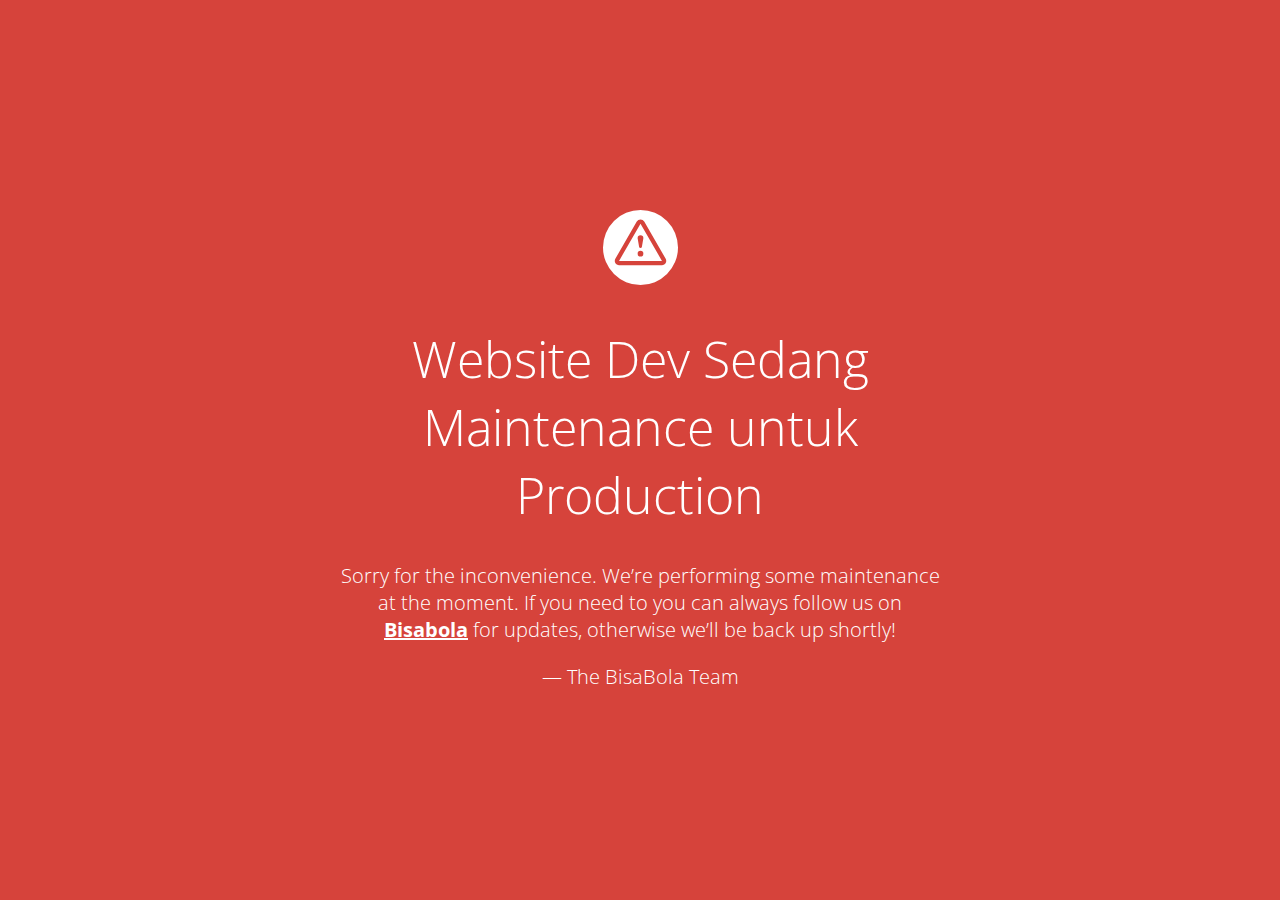
<file: public/index.html>
<!doctype html>
<title>Site Maintenance</title>
<link href="https://fonts.googleapis.com/css?family=Open+Sans:300,400,700" rel="stylesheet">
<style>
  html, body { padding: 0; margin: 0; width: 100%; height: 100%; }
  * {box-sizing: border-box;}
  body { text-align: center; padding: 0; background: #d6433b; color: #fff; font-family: Open Sans; }
  h1 { font-size: 50px; font-weight: 100; text-align: center;}
  body { font-family: Open Sans; font-weight: 100; font-size: 20px; color: #fff; text-align: center; display: -webkit-box; display: -ms-flexbox; display: flex; -webkit-box-pack: center; -ms-flex-pack: center; justify-content: center; -webkit-box-align: center; -ms-flex-align: center; align-items: center;}
  article { display: block; width: 700px; padding: 50px; margin: 0 auto; }
  a { color: #fff; font-weight: bold;}
  a:hover { text-decoration: none; }
  svg { width: 75px; margin-top: 1em; }
</style>

<article>
    <svg xmlns="http://www.w3.org/2000/svg" viewBox="0 0 202.24 202.24"><defs><style>.cls-1{fill:#fff;}</style></defs><title>Asset 3</title><g id="Layer_2" data-name="Layer 2"><g id="Capa_1" data-name="Capa 1"><path class="cls-1" d="M101.12,0A101.12,101.12,0,1,0,202.24,101.12,101.12,101.12,0,0,0,101.12,0ZM159,148.76H43.28a11.57,11.57,0,0,1-10-17.34L91.09,31.16a11.57,11.57,0,0,1,20.06,0L169,131.43a11.57,11.57,0,0,1-10,17.34Z"/><path class="cls-1" d="M101.12,36.93h0L43.27,137.21H159L101.13,36.94Zm0,88.7a7.71,7.71,0,1,1,7.71-7.71A7.71,7.71,0,0,1,101.12,125.63Zm7.71-50.13a7.56,7.56,0,0,1-.11,1.3l-3.8,22.49a3.86,3.86,0,0,1-7.61,0l-3.8-22.49a8,8,0,0,1-.11-1.3,7.71,7.71,0,1,1,15.43,0Z"/></g></g></svg>
    <h1>Website Dev Sedang Maintenance untuk Production</h1>
    <div>
        <p>Sorry for the inconvenience. We&rsquo;re performing some maintenance at the moment. If you need to you can always follow us on <a href="https://bisabola.id/">Bisabola</a> for updates, otherwise we&rsquo;ll be back up shortly!</p>
        <p>&mdash; The BisaBola Team</p>
    </div>
</article>
</file>
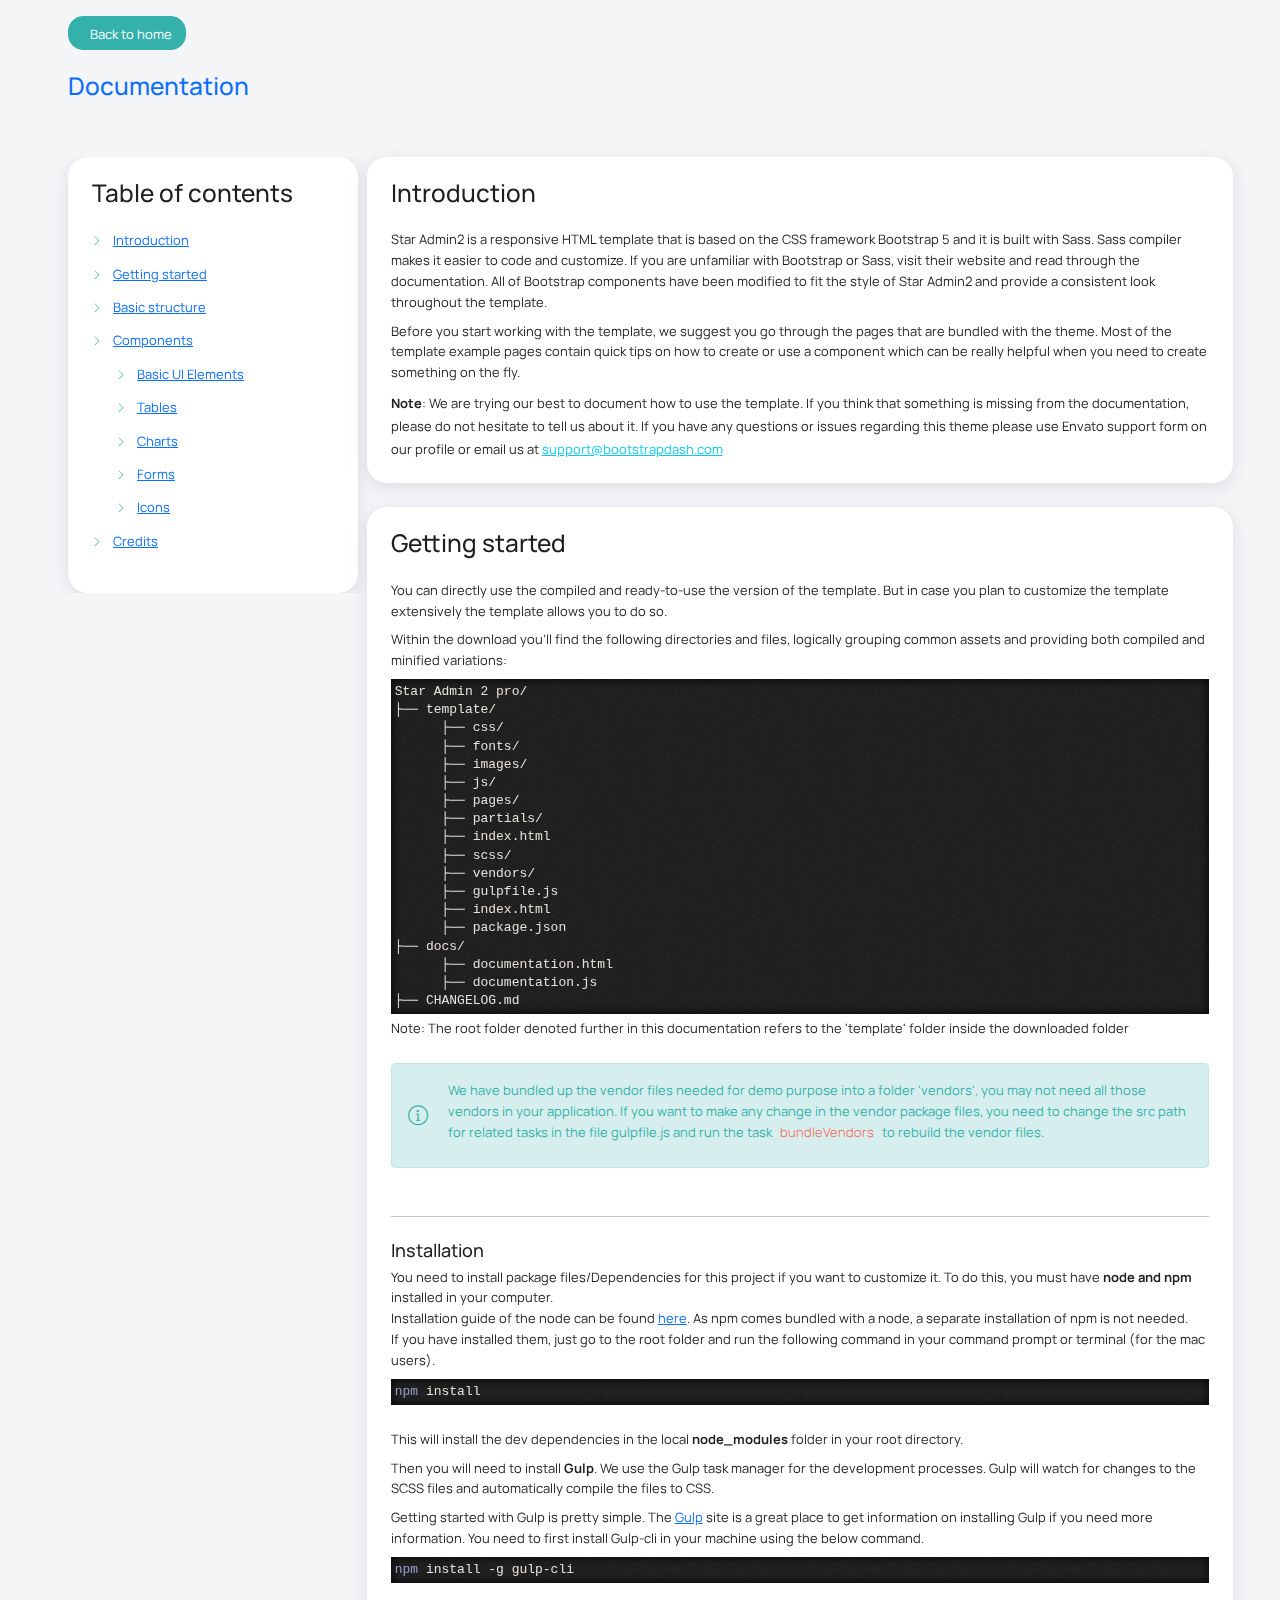
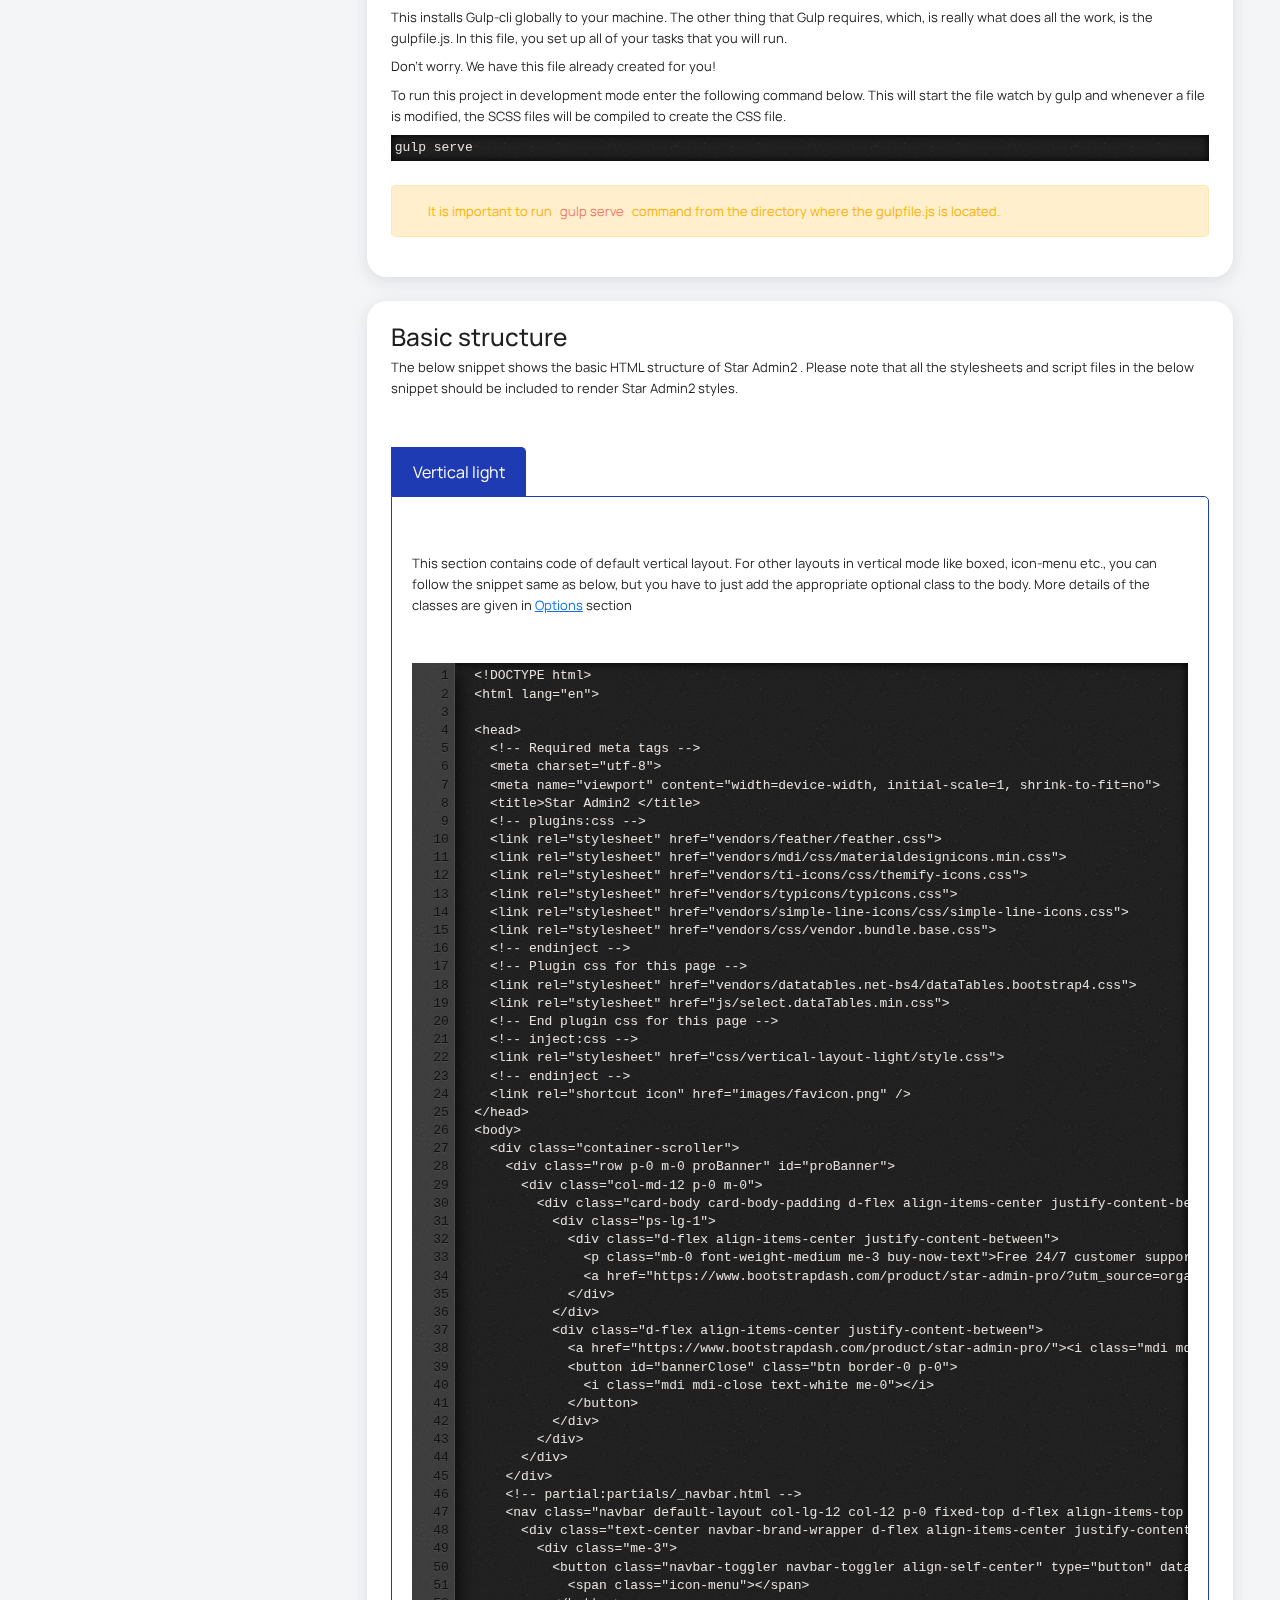
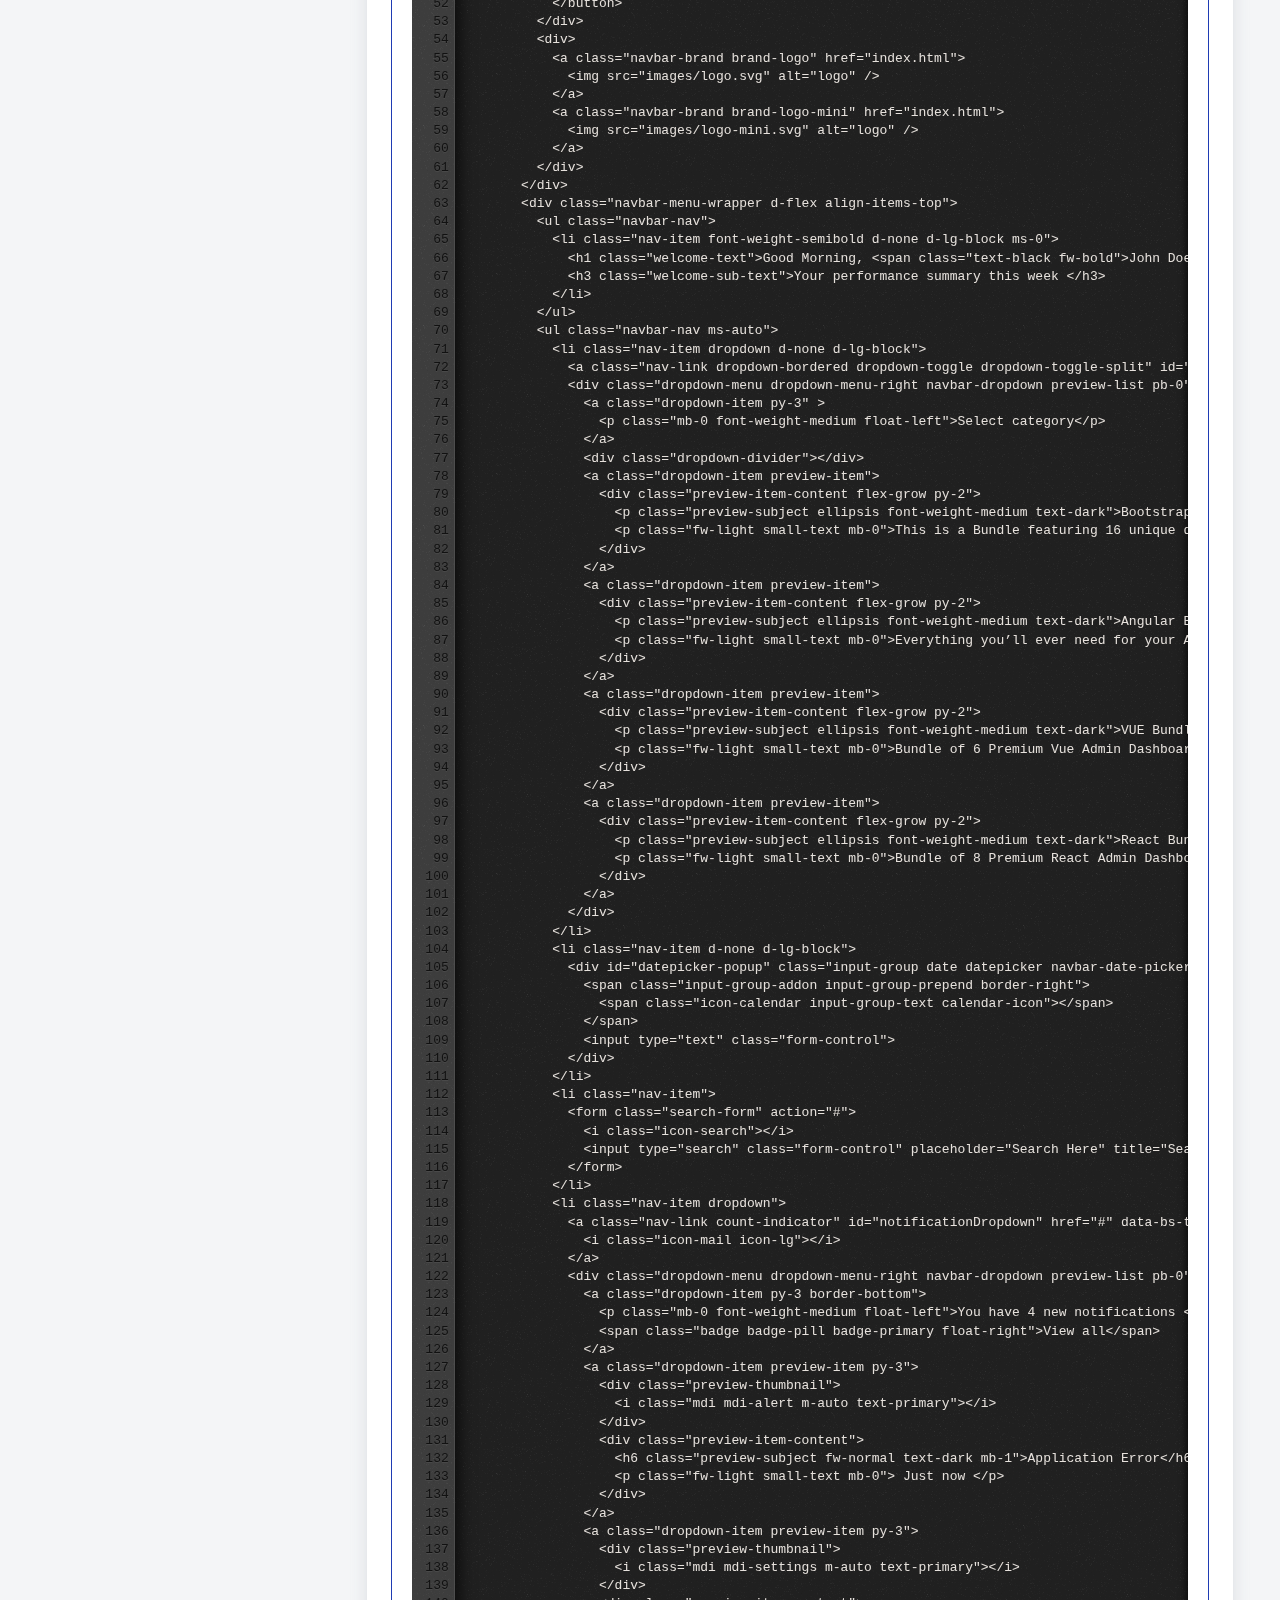
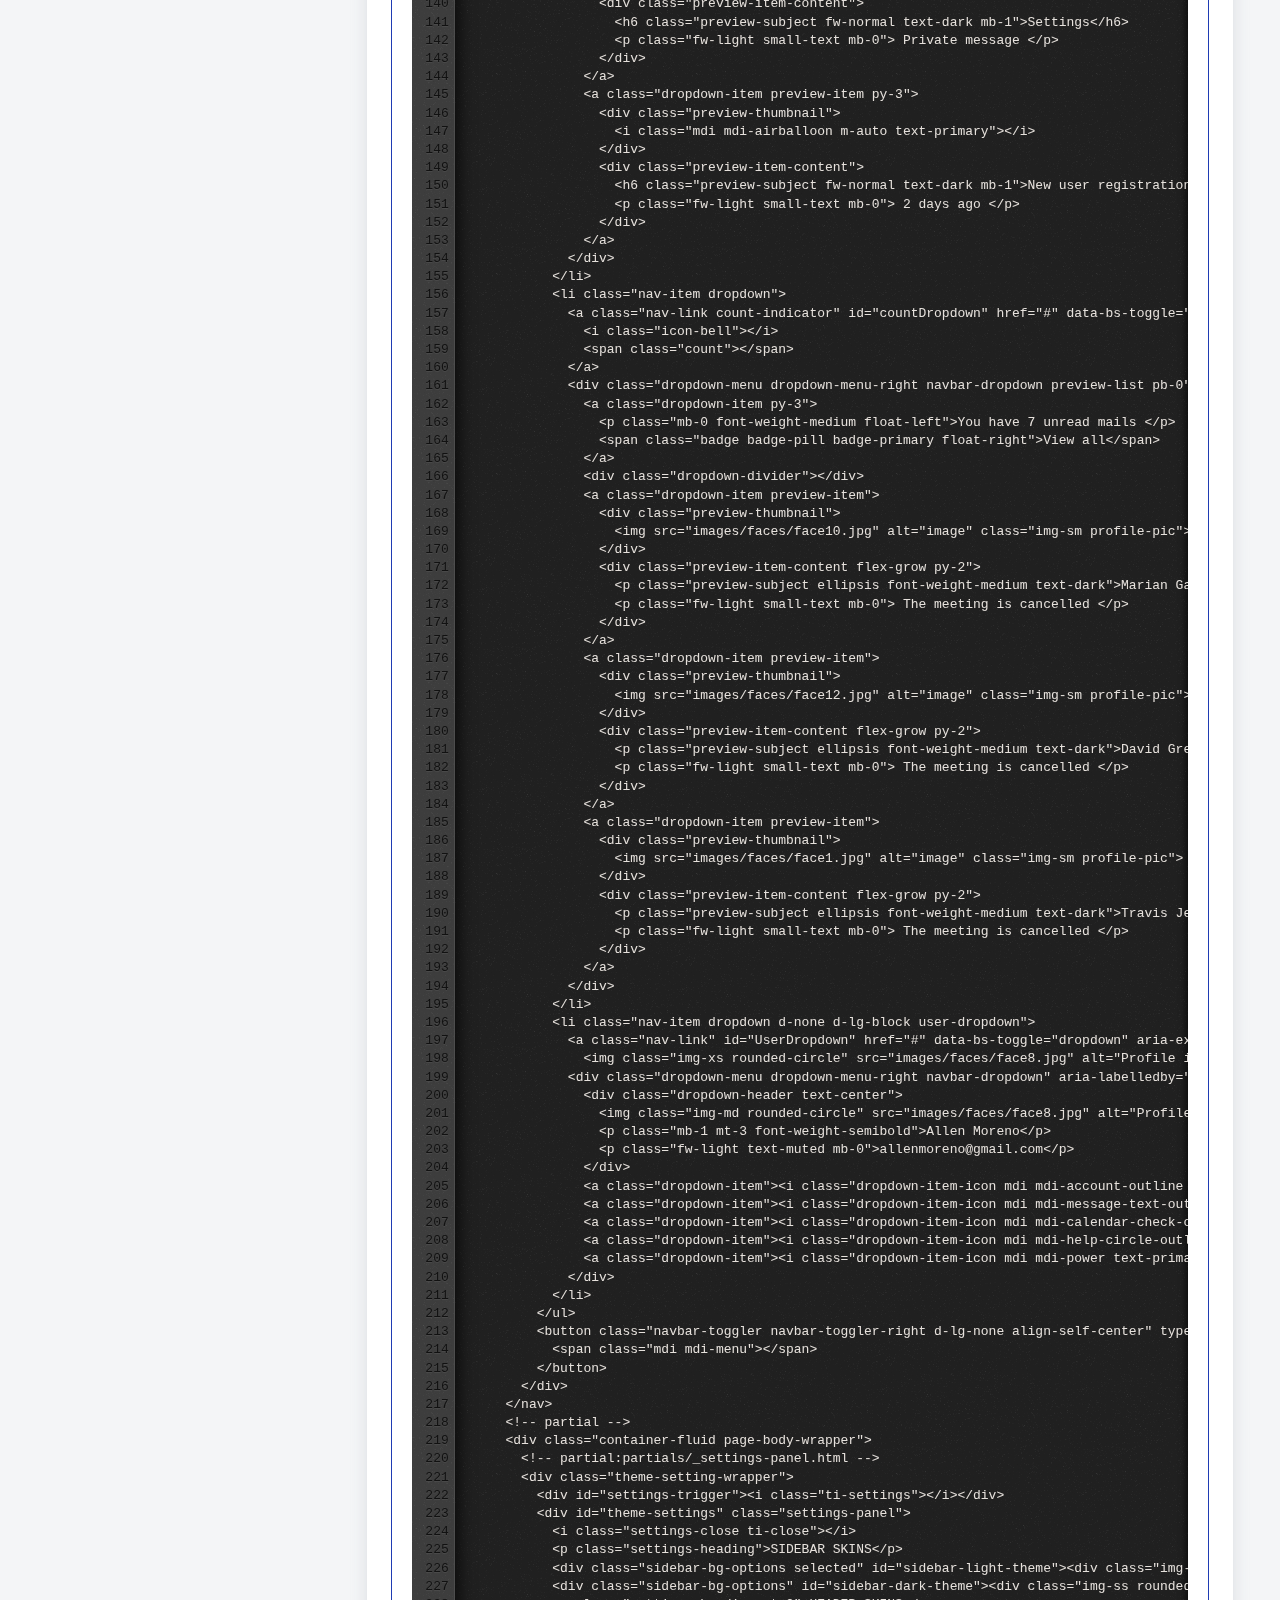
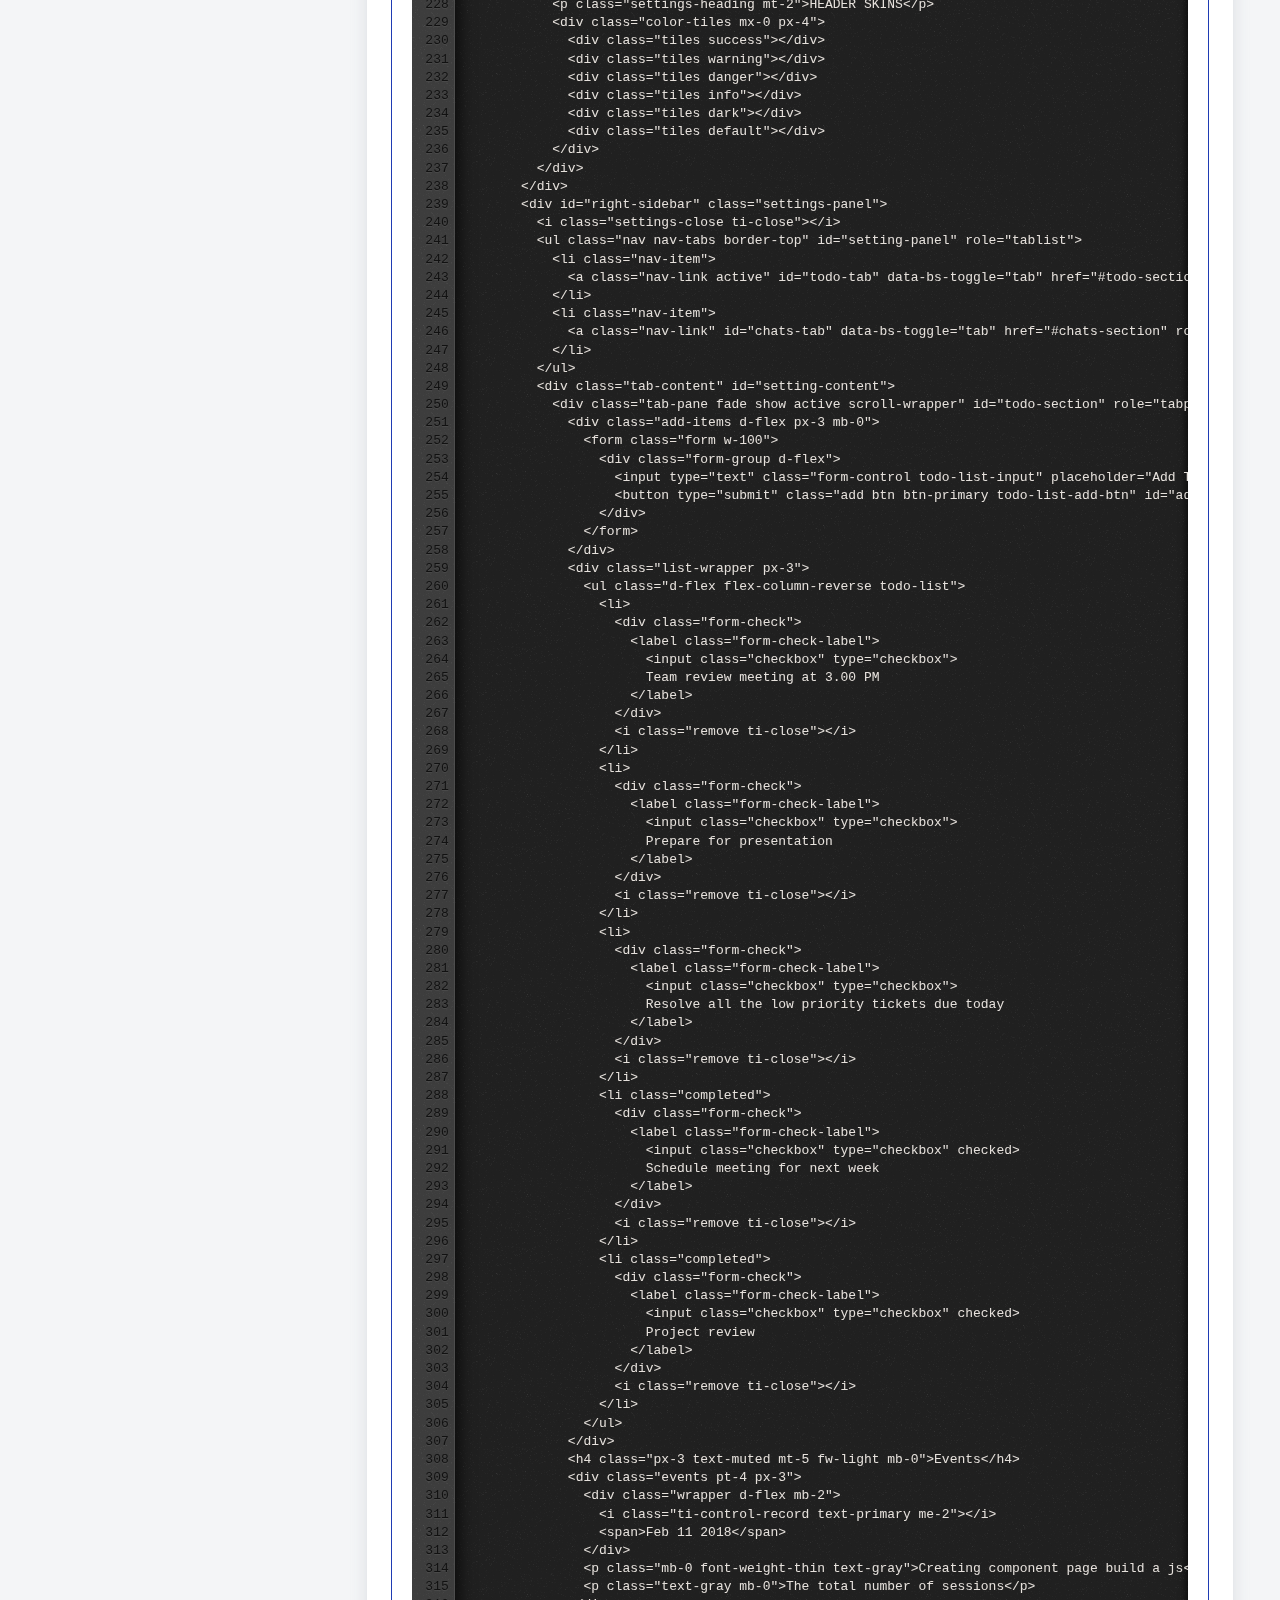
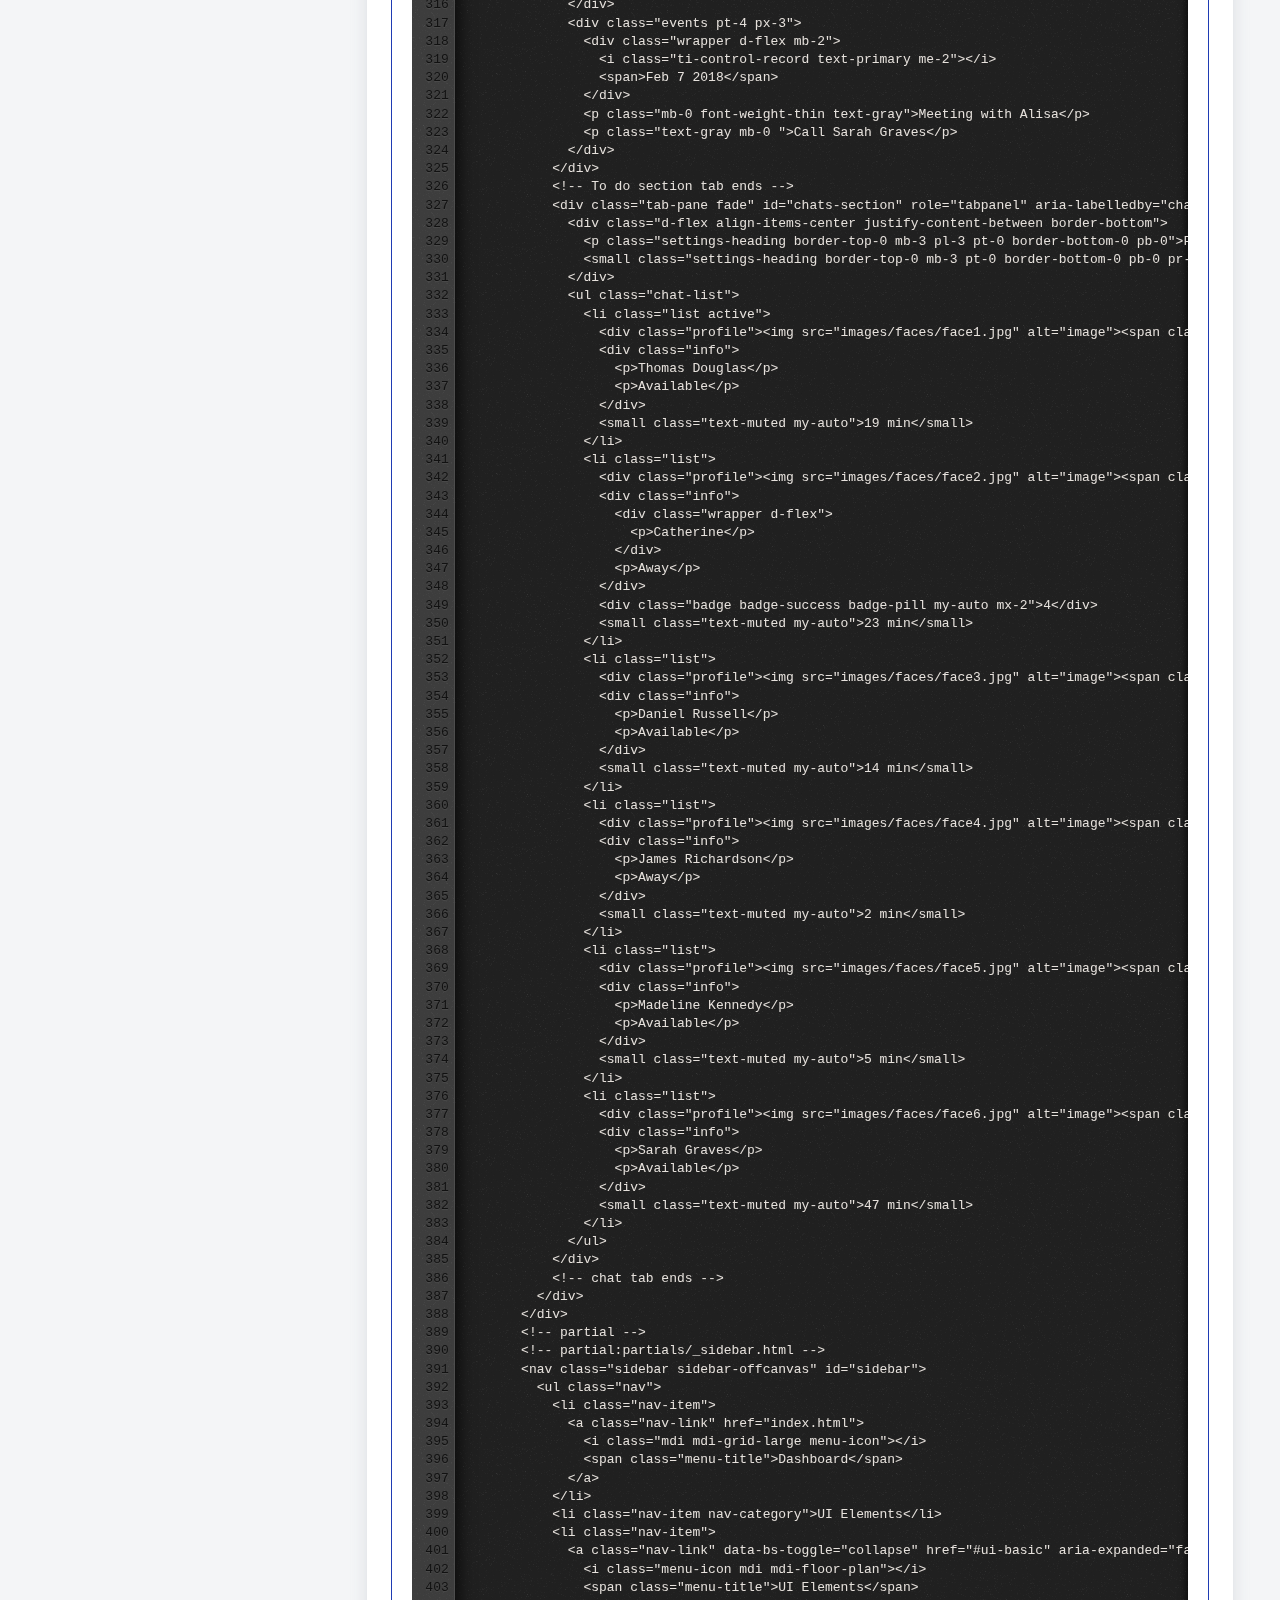
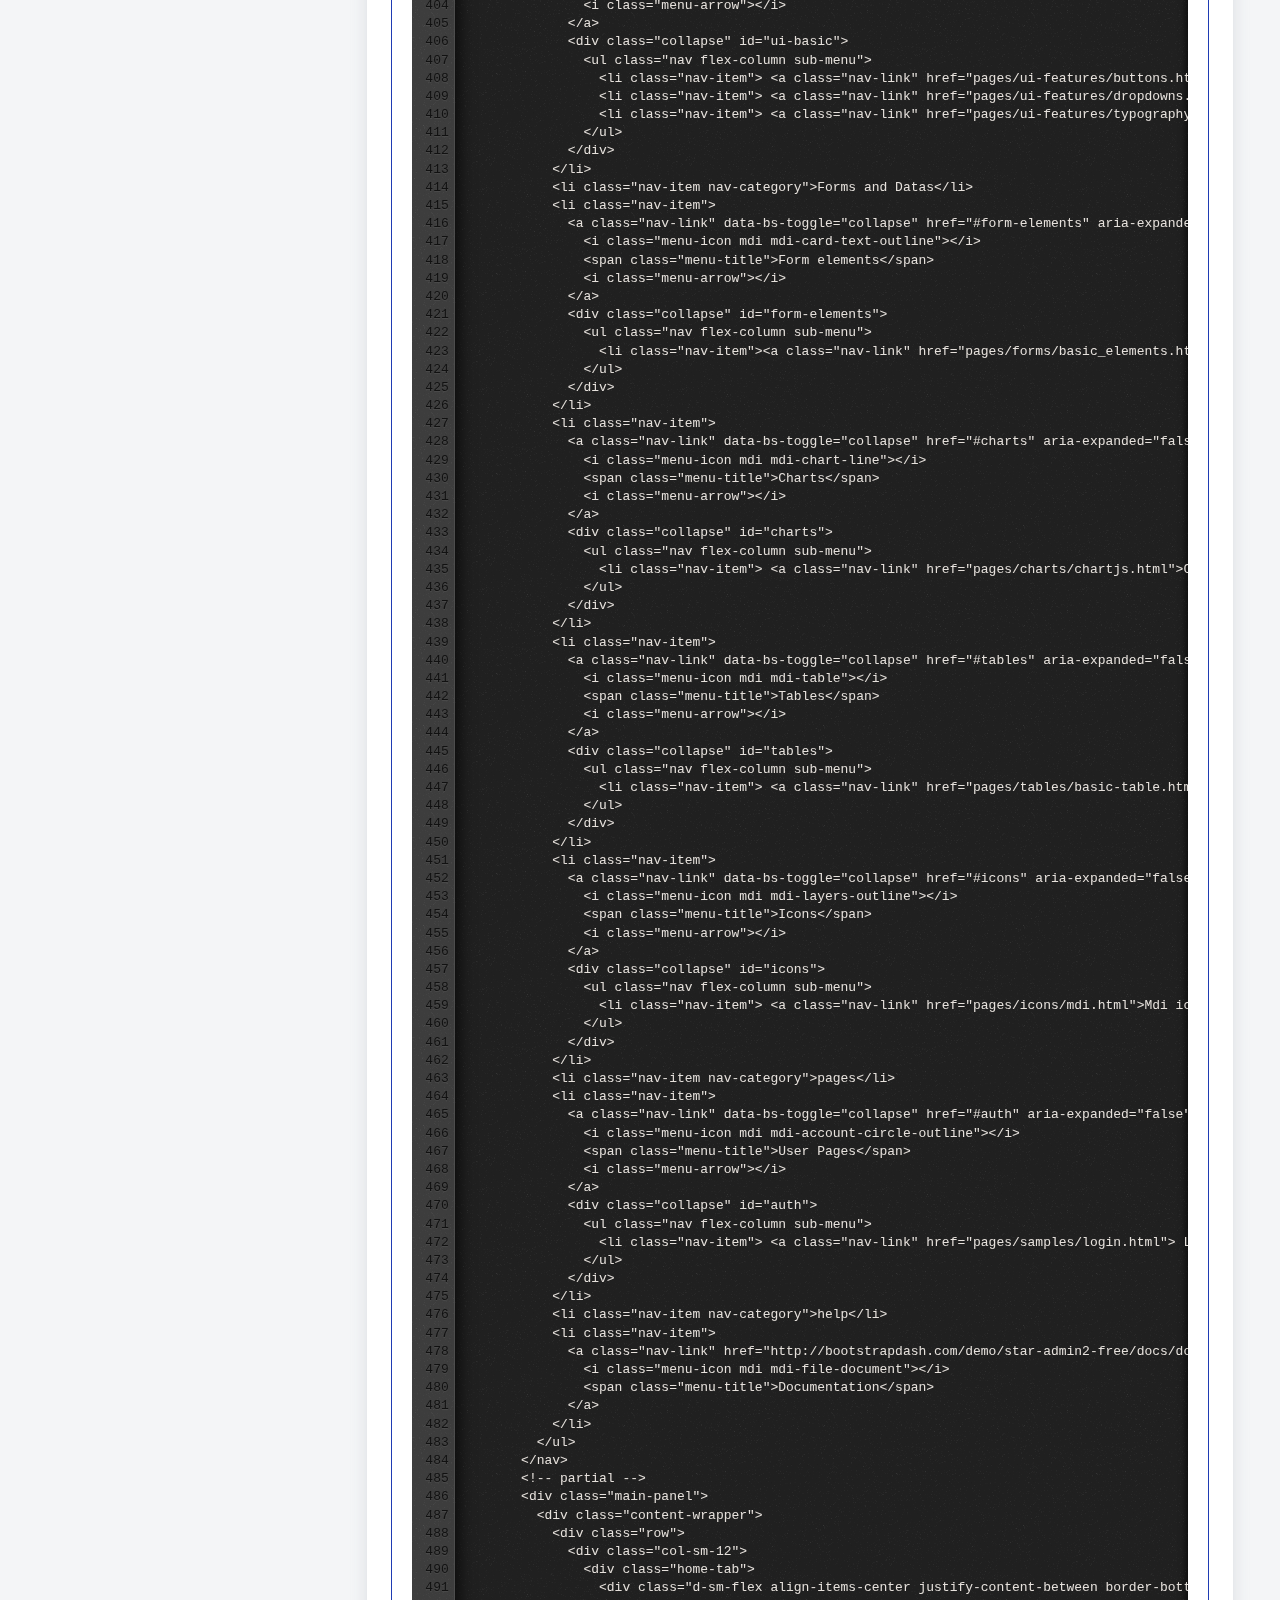
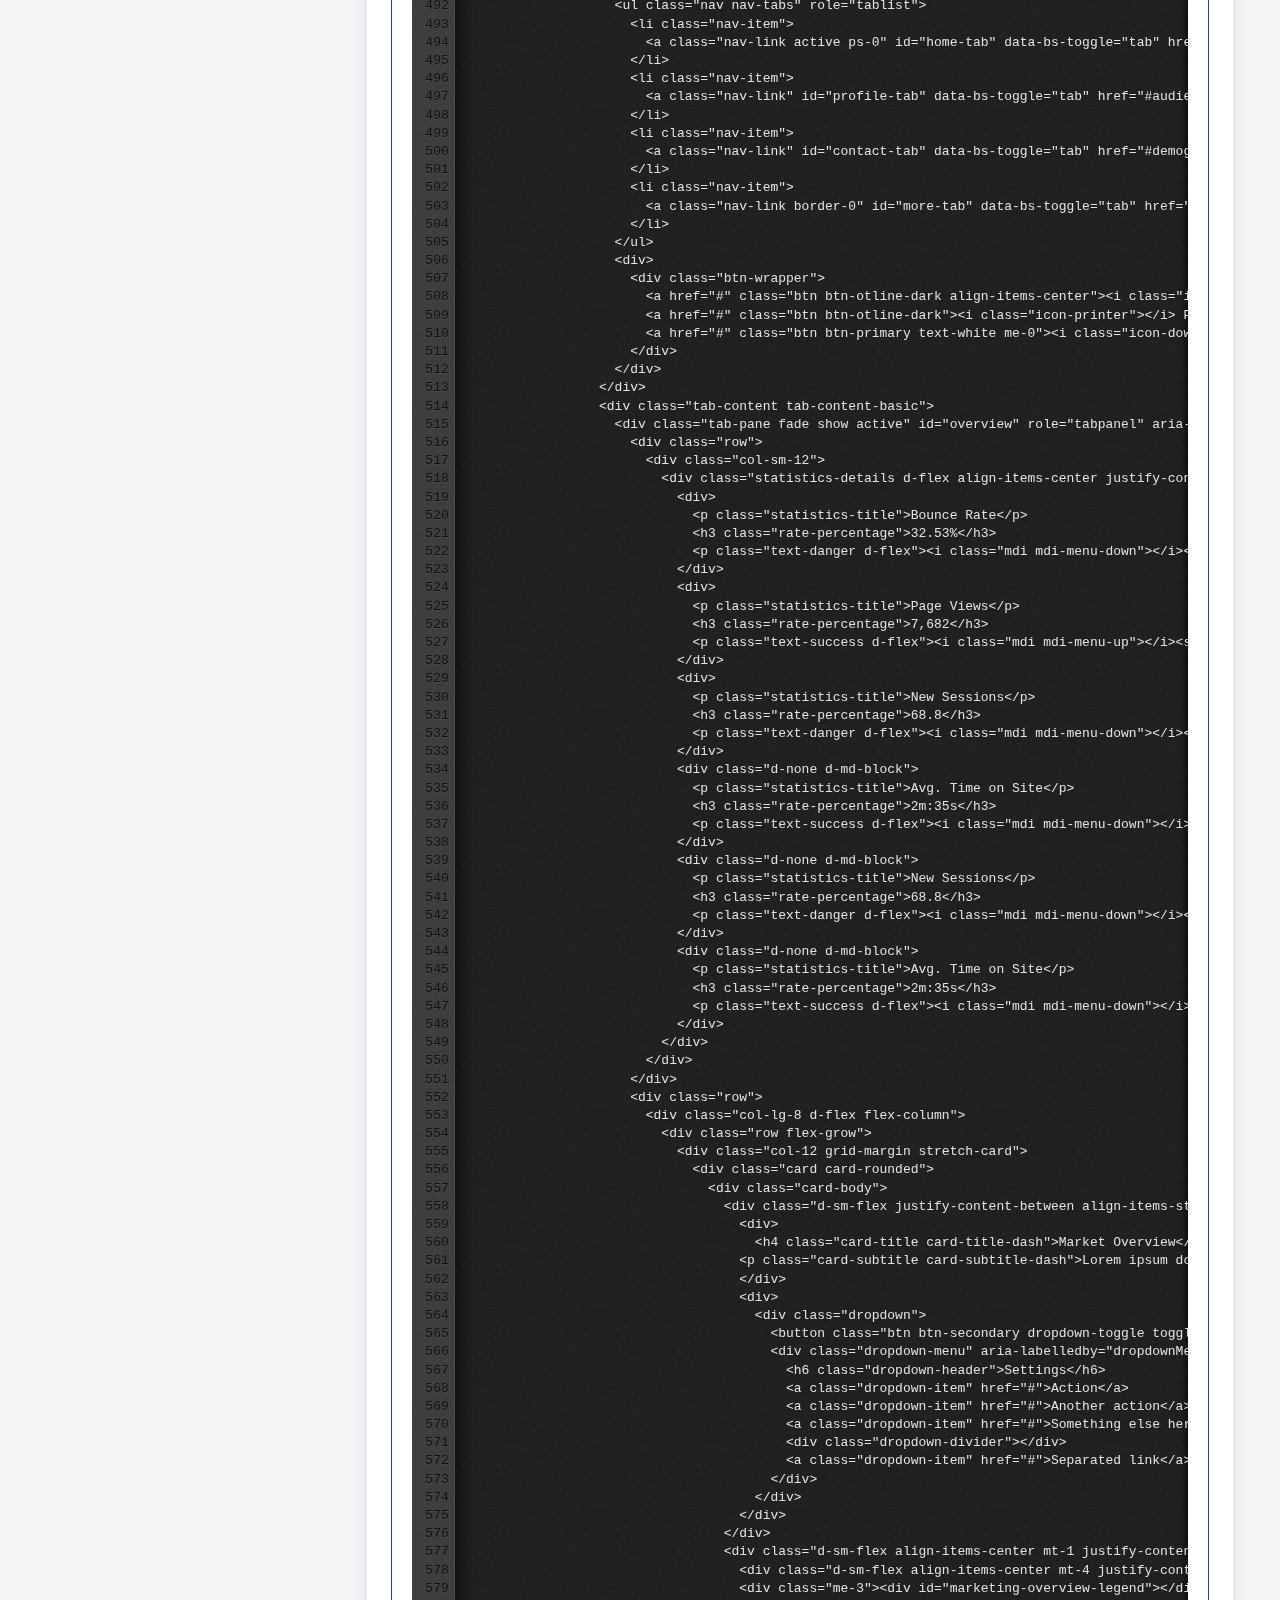
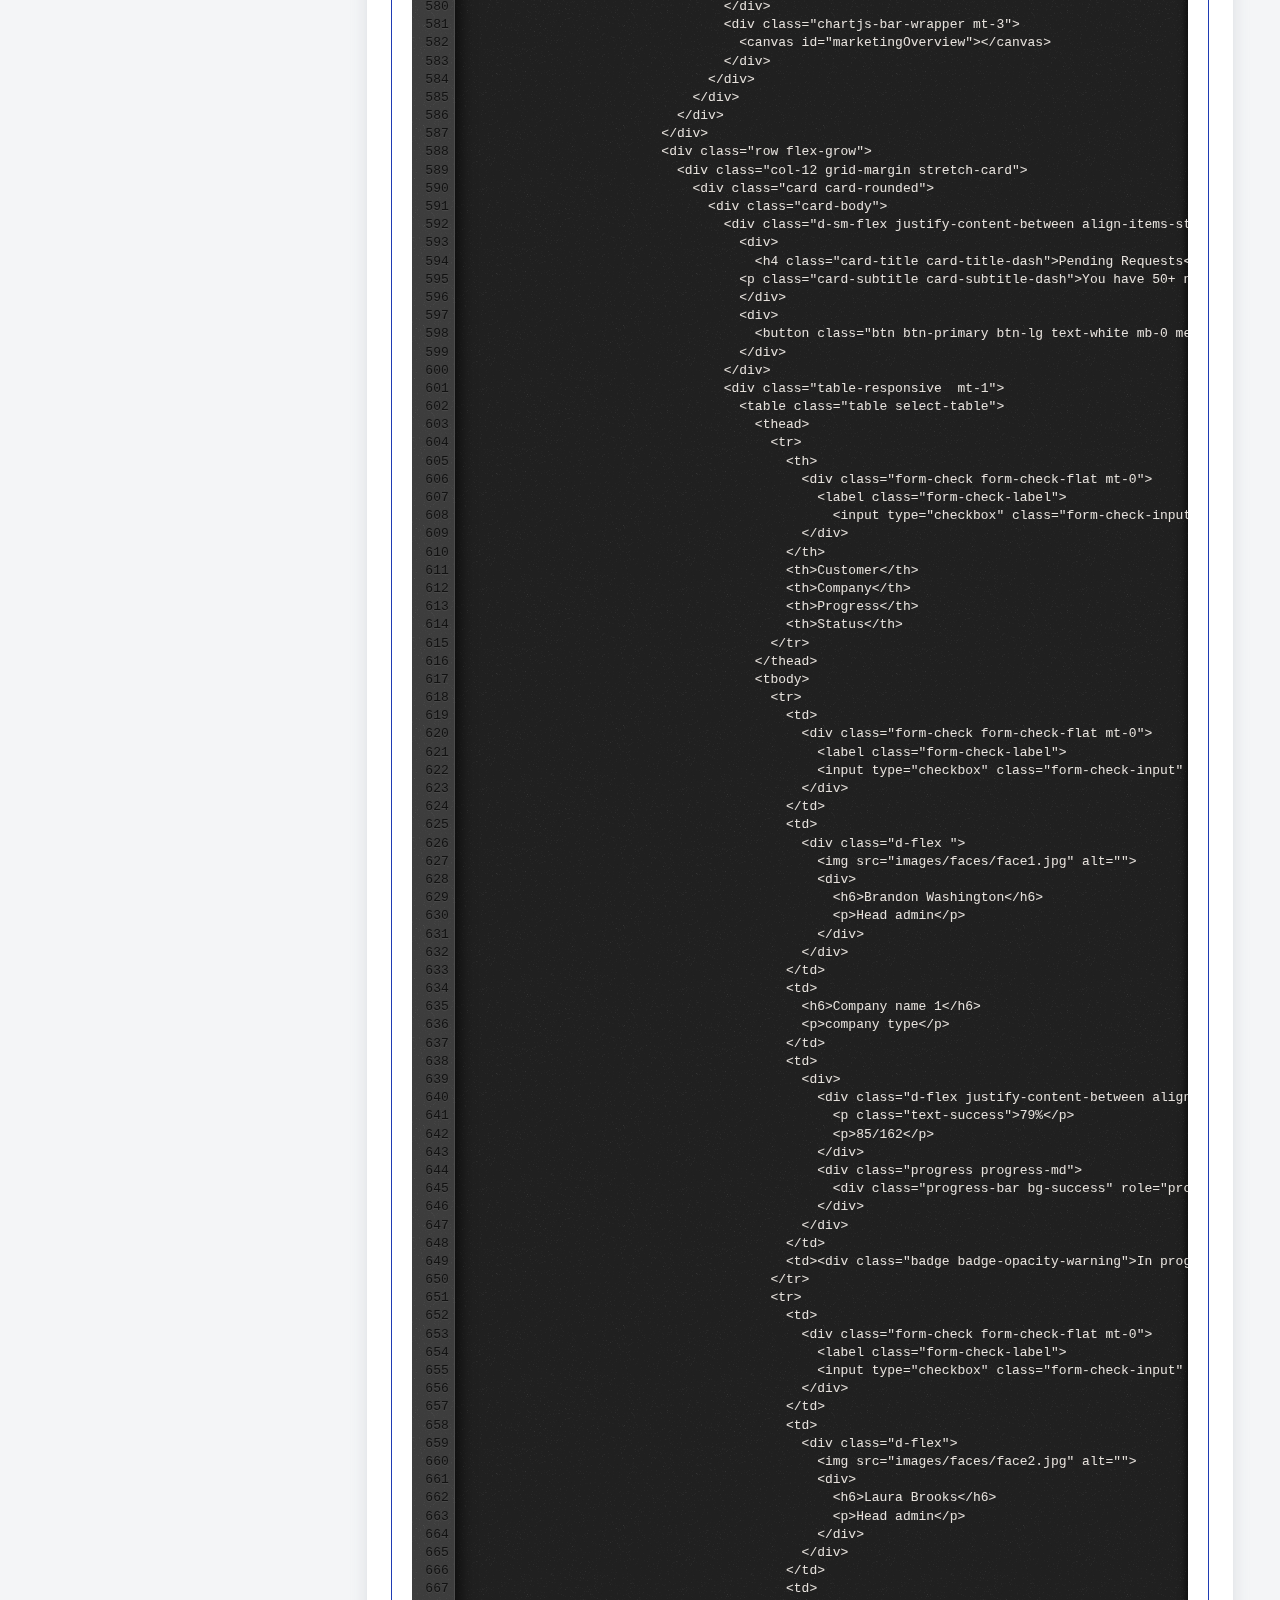
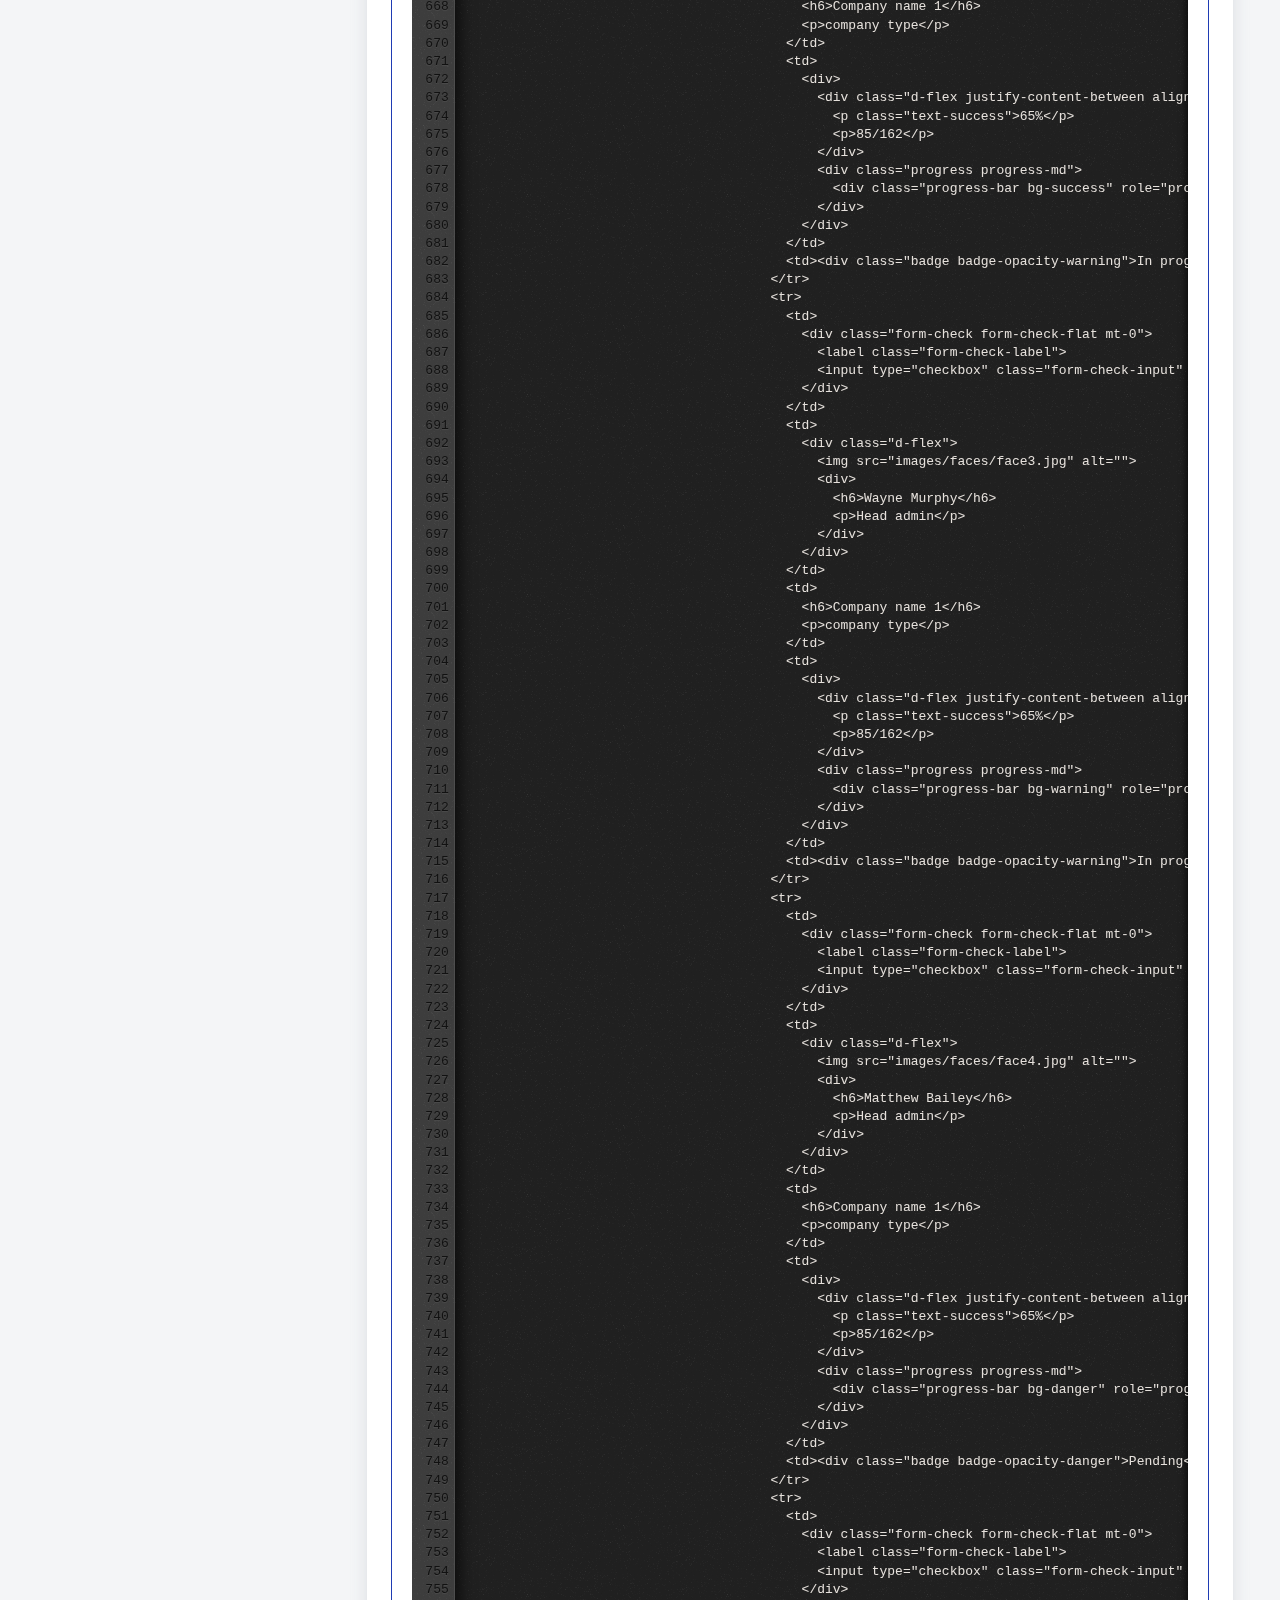
<file: public/dashboard/docs/documentation.html>
<!DOCTYPE html>
<html lang="en">

<head>
  <!-- Required meta tags -->
  <meta charset="utf-8">
  <meta name="viewport" content="width=device-width, initial-scale=1, shrink-to-fit=no">
  <title>Star Admin2  Dashboard</title>
  <!-- plugins:css -->
  <link rel="stylesheet" href="../template/vendors/ti-icons/css/themify-icons.css">
  <link rel="stylesheet" href="../template/vendors/css/vendor.bundle.base.css">
  <!-- endinject -->
  <!-- plugin css for this page -->
  <link rel="stylesheet" href="../template/vendors/codemirror/codemirror.css">
  <link rel="stylesheet" href="../template/vendors/codemirror/ambiance.css">
  <link rel="stylesheet" href="../template/vendors/pwstabs/jquery.pwstabs.min.css">
  <!-- End plugin css for this page -->
  <!-- inject:css -->
  <link rel="stylesheet" href="../template/css/vertical-layout-light/style.css">
  <!-- endinject -->
  <link rel="shortcut icon" href="../template/images/favicon.png" />
</head>

<body>
  <div class="container-scroller">
    <div class="container-fluid page-body-wrapper full-page-wrapper">
      <div class="main-panel w-100  documentation">
        <div class="content-wrapper">
          <div class="container-fluid">
            <div class="row">
              <div class="col-12 doc-header">
                <a class="btn btn-success btn-sm" href="../template/index.html"><i class="mdi mdi-home me-2"></i>Back to home</a>
                <h3 class="text-primary mt-4">Documentation</h3>
              </div>
            </div>
            <div class="row doc-content">
              <div class="col-12 col-md-3 grid-margin doc-table-contents">
                <div class="card">
                  <div class="card-body">
                    <h3 class="mb-4">Table of contents</h3>
                    <ul class="list-arrow">
                      <li>
                        <a href="#doc-intro">Introduction</a>
                      </li>
                      <li>
                        <a href="#doc-started">Getting started</a>
                      </li>
                      <li>
                        <a href="#doc-structure">Basic structure</a>
                      </li>
                      <li>
                        <a href="#doc-components">Components</a>
                        <ul class="list-arrow">
                          <li>
                            <a href="#doc-basic-ui">Basic UI Elements</a>
                          </li>
                          <li>
                            <a href="#doc-tables">Tables</a>
                          </li>
                          <li>
                            <a href="#doc-charts">Charts</a>
                          </li>
                          <li>
                            <a href="#doc-forms">Forms</a>
                          </li>
                          <li>
                            <a href="#doc-icons">Icons</a>
                          </li>
                        </ul>
                      </li>
                      <li>
                        <a href="#doc-credits">Credits</a>
                      </li>
                    </ul>
                  </div>
                </div>
              </div>
              <div class="col-12 col-md-9 offset-md-3 grid-margin">
                <div class="col-12 grid-margin" id="doc-intro">
                    <div class="card">
                        <div class="card-body">
                            <h3 class="mb-4">Introduction</h3>
                            <p>Star Admin2  is a responsive HTML template that is based on the CSS framework Bootstrap 5 and it is built with Sass. Sass compiler makes it easier to code and customize. If you are unfamiliar with Bootstrap or Sass, visit their
                                website and read through the documentation. All of Bootstrap components have been modified to fit the style of Star Admin2  and provide a consistent look throughout the template.</p>
                            <p>Before you start working with the template, we suggest you go through the pages that are bundled with the theme. Most of the template example pages contain quick tips on how to create or use a component which can
                                be really helpful when you need to create something on the fly.</p>
                            <p class="d-inline"><strong>Note</strong>: We are trying our best to document how to use the template. If you think that something is missing from the documentation, please do not hesitate to tell us about it. If you have any questions or issues regarding this theme please use Envato support form on our profile or email us at <a class="d-inline text-info" href="mailto:support@bootstrapdash.com">support@bootstrapdash.com</a></p>
                        </div>
                    </div>
                </div>
                <div class="col-12 grid-margin" id="doc-started">
                    <div class="card">
                        <div class="card-body">
                            <h3 class="mb-4">Getting started</h3>
                            <p>You can directly use the compiled and ready-to-use the version of the template. But in case you plan to customize the template extensively the template allows you to do so.</p>
                            <p>Within the download you'll find the following directories and files, logically grouping common assets and providing both compiled and minified variations:</p>
                            <textarea class="shell-mode">
Star Admin 2 pro/
├── template/
      ├── css/
      ├── fonts/
      ├── images/
      ├── js/
      ├── pages/
      ├── partials/
      ├── index.html  
      ├── scss/
      ├── vendors/
      ├── gulpfile.js
      ├── index.html
      ├── package.json                           
├── docs/
      ├── documentation.html
      ├── documentation.js
├── CHANGELOG.md</textarea>
                            <p class="mt-1">Note: The root folder denoted further in this documentation refers to the 'template' folder inside the downloaded folder</p>
                            <div class="alert alert-success mt-4 d-flex align-items-center" role="alert">
                              <i class="ti-info-alt"></i>
                              <p>We have bundled up the vendor files needed for demo purpose into a folder 'vendors', you may not need all those vendors in your application.  If you want to make any change in the vendor package files, you need to change the src path for related tasks in the file gulpfile.js and run the task <code>bundleVendors</code> to rebuild the vendor files.</p>
                            </div>
                            <hr class="mt-5">
                            <h4 class="mt-4">Installation</h4>
                            <p class="mb-0">
                              You need to install package files/Dependencies for this project if you want to customize it. To do this, you must have <span class="fw-bold">node and npm</span> installed in your computer.
                            </p>
                            <p class="mb-0">Installation guide of the node can be found <a href="https://nodejs.org/en/">here</a>. As npm comes bundled with a node, a separate installation of npm is not needed.</p>
                            <p>
                                If you have installed them, just go to the root folder and run the following command in your command prompt or terminal (for the mac users).
                            </p>
                            <textarea class="shell-mode">
npm install</textarea>
                            <p class="mt-4">
                              This will install the dev dependencies in the local <span class="fw-bold">node_modules</span> folder in your root directory.
                            </p>
                            <p class="mt-2">
                              Then you will need to install <span class="fw-bold">Gulp</span>. We use the Gulp task manager for the development processes. Gulp will watch for changes to the SCSS files and automatically compile the files to CSS.
                            </p>
                            <p>Getting started with Gulp is pretty simple. The <a href="https://gulpjs.com/" target="_blank">Gulp</a> site is a great place to get information on installing Gulp if you need more information. You need to first install Gulp-cli in your machine using the below command.</p>
                            <textarea class="shell-mode">
npm install -g gulp-cli</textarea>
                            <p class="mt-4">This installs Gulp-cli globally to your machine. The other thing that Gulp requires, which, is really what does all the work, is the gulpfile.js. In this file, you set up all of your tasks that you will run.</p>
                            <p>Don't worry. We have this file already created for you!</p>
                            <p>To run this project in development mode enter the following command below. This will start the file watch by gulp and whenever a file is modified, the SCSS files will be compiled to create the CSS file.</p>
<textarea class="shell-mode">
gulp serve</textarea>           
                            <div class="alert alert-warning mt-4" role="alert">
                              <i class="ti-info-alt-outline"></i>It is important to run <code>gulp serve</code> command from the directory where the gulpfile.js is located.
                            </div>
                        </div>
                    </div>
                </div>
                <div class="col-12 grid-margin" id="doc-structure">
                  <div class="card"> 
                      <div class="card-body">
                            <h3>Basic structure</h3> 
                            <p class="mb-5">
                              The below snippet shows the basic HTML structure of Star Admin2 .
                              Please note that all the stylesheets and script files in the below snippet should be included to render Star Admin2  styles.
                            </p>
                            <div class="demo-tabs">
                                <div data-pws-tab="vertical light" data-pws-tab-name="Vertical light">
                                  <p class="mb-5">This section contains code of default vertical layout. For other layouts in vertical mode like boxed, icon-menu etc., you can follow the snippet same as below, but you have to just add the appropriate optional class to the body. More details of the classes are given in <a href="#doc-options">Options</a> section</p>
<textarea class="multiple-codes mt-5">
  <!DOCTYPE html>
  <html lang="en">

  <head>
    <!-- Required meta tags -->
    <meta charset="utf-8">
    <meta name="viewport" content="width=device-width, initial-scale=1, shrink-to-fit=no">
    <title>Star Admin2 </title>
    <!-- plugins:css -->
    <link rel="stylesheet" href="vendors/feather/feather.css">
    <link rel="stylesheet" href="vendors/mdi/css/materialdesignicons.min.css">
    <link rel="stylesheet" href="vendors/ti-icons/css/themify-icons.css">
    <link rel="stylesheet" href="vendors/typicons/typicons.css">
    <link rel="stylesheet" href="vendors/simple-line-icons/css/simple-line-icons.css">
    <link rel="stylesheet" href="vendors/css/vendor.bundle.base.css">
    <!-- endinject -->
    <!-- Plugin css for this page -->
    <link rel="stylesheet" href="vendors/datatables.net-bs4/dataTables.bootstrap4.css">
    <link rel="stylesheet" href="js/select.dataTables.min.css">
    <!-- End plugin css for this page -->
    <!-- inject:css -->
    <link rel="stylesheet" href="css/vertical-layout-light/style.css">
    <!-- endinject -->
    <link rel="shortcut icon" href="images/favicon.png" />
  </head>
  <body>
    <div class="container-scroller">
      <div class="row p-0 m-0 proBanner" id="proBanner">
        <div class="col-md-12 p-0 m-0">
          <div class="card-body card-body-padding d-flex align-items-center justify-content-between">
            <div class="ps-lg-1">
              <div class="d-flex align-items-center justify-content-between">
                <p class="mb-0 font-weight-medium me-3 buy-now-text">Free 24/7 customer support, updates, and more with this template!</p>
                <a href="https://www.bootstrapdash.com/product/star-admin-pro/?utm_source=organic&utm_medium=banner&utm_campaign=buynow_demo" target="_blank" class="btn me-2 buy-now-btn border-0">Get Pro</a>
              </div>
            </div>
            <div class="d-flex align-items-center justify-content-between">
              <a href="https://www.bootstrapdash.com/product/star-admin-pro/"><i class="mdi mdi-home me-3 text-white"></i></a>
              <button id="bannerClose" class="btn border-0 p-0">
                <i class="mdi mdi-close text-white me-0"></i>
              </button>
            </div>
          </div>
        </div>
      </div>
      <!-- partial:partials/_navbar.html -->
      <nav class="navbar default-layout col-lg-12 col-12 p-0 fixed-top d-flex align-items-top flex-row">
        <div class="text-center navbar-brand-wrapper d-flex align-items-center justify-content-start">
          <div class="me-3">
            <button class="navbar-toggler navbar-toggler align-self-center" type="button" data-bs-toggle="minimize">
              <span class="icon-menu"></span>
            </button>
          </div>
          <div>
            <a class="navbar-brand brand-logo" href="index.html">
              <img src="images/logo.svg" alt="logo" />
            </a>
            <a class="navbar-brand brand-logo-mini" href="index.html">
              <img src="images/logo-mini.svg" alt="logo" />
            </a>
          </div>
        </div>
        <div class="navbar-menu-wrapper d-flex align-items-top"> 
          <ul class="navbar-nav">
            <li class="nav-item font-weight-semibold d-none d-lg-block ms-0">
              <h1 class="welcome-text">Good Morning, <span class="text-black fw-bold">John Doe</span></h1>
              <h3 class="welcome-sub-text">Your performance summary this week </h3>
            </li>
          </ul>
          <ul class="navbar-nav ms-auto">
            <li class="nav-item dropdown d-none d-lg-block">
              <a class="nav-link dropdown-bordered dropdown-toggle dropdown-toggle-split" id="messageDropdown" href="#" data-bs-toggle="dropdown" aria-expanded="false"> Select Category </a>
              <div class="dropdown-menu dropdown-menu-right navbar-dropdown preview-list pb-0" aria-labelledby="messageDropdown">
                <a class="dropdown-item py-3" >
                  <p class="mb-0 font-weight-medium float-left">Select category</p>
                </a>
                <div class="dropdown-divider"></div>
                <a class="dropdown-item preview-item">
                  <div class="preview-item-content flex-grow py-2">
                    <p class="preview-subject ellipsis font-weight-medium text-dark">Bootstrap Bundle </p>
                    <p class="fw-light small-text mb-0">This is a Bundle featuring 16 unique dashboards</p>
                  </div>
                </a>
                <a class="dropdown-item preview-item">
                  <div class="preview-item-content flex-grow py-2">
                    <p class="preview-subject ellipsis font-weight-medium text-dark">Angular Bundle</p>
                    <p class="fw-light small-text mb-0">Everything you’ll ever need for your Angular projects</p>
                  </div>
                </a>
                <a class="dropdown-item preview-item">
                  <div class="preview-item-content flex-grow py-2">
                    <p class="preview-subject ellipsis font-weight-medium text-dark">VUE Bundle</p>
                    <p class="fw-light small-text mb-0">Bundle of 6 Premium Vue Admin Dashboard</p>
                  </div>
                </a>
                <a class="dropdown-item preview-item">
                  <div class="preview-item-content flex-grow py-2">
                    <p class="preview-subject ellipsis font-weight-medium text-dark">React Bundle</p>
                    <p class="fw-light small-text mb-0">Bundle of 8 Premium React Admin Dashboard</p>
                  </div>
                </a>
              </div>
            </li>
            <li class="nav-item d-none d-lg-block">
              <div id="datepicker-popup" class="input-group date datepicker navbar-date-picker">
                <span class="input-group-addon input-group-prepend border-right">
                  <span class="icon-calendar input-group-text calendar-icon"></span>
                </span>
                <input type="text" class="form-control">
              </div>
            </li>
            <li class="nav-item">
              <form class="search-form" action="#">
                <i class="icon-search"></i>
                <input type="search" class="form-control" placeholder="Search Here" title="Search here">
              </form>
            </li>
            <li class="nav-item dropdown">
              <a class="nav-link count-indicator" id="notificationDropdown" href="#" data-bs-toggle="dropdown">
                <i class="icon-mail icon-lg"></i>
              </a>
              <div class="dropdown-menu dropdown-menu-right navbar-dropdown preview-list pb-0" aria-labelledby="notificationDropdown">
                <a class="dropdown-item py-3 border-bottom">
                  <p class="mb-0 font-weight-medium float-left">You have 4 new notifications </p>
                  <span class="badge badge-pill badge-primary float-right">View all</span>
                </a>
                <a class="dropdown-item preview-item py-3">
                  <div class="preview-thumbnail">
                    <i class="mdi mdi-alert m-auto text-primary"></i>
                  </div>
                  <div class="preview-item-content">
                    <h6 class="preview-subject fw-normal text-dark mb-1">Application Error</h6>
                    <p class="fw-light small-text mb-0"> Just now </p>
                  </div>
                </a>
                <a class="dropdown-item preview-item py-3">
                  <div class="preview-thumbnail">
                    <i class="mdi mdi-settings m-auto text-primary"></i>
                  </div>
                  <div class="preview-item-content">
                    <h6 class="preview-subject fw-normal text-dark mb-1">Settings</h6>
                    <p class="fw-light small-text mb-0"> Private message </p>
                  </div>
                </a>
                <a class="dropdown-item preview-item py-3">
                  <div class="preview-thumbnail">
                    <i class="mdi mdi-airballoon m-auto text-primary"></i>
                  </div>
                  <div class="preview-item-content">
                    <h6 class="preview-subject fw-normal text-dark mb-1">New user registration</h6>
                    <p class="fw-light small-text mb-0"> 2 days ago </p>
                  </div>
                </a>
              </div>
            </li>
            <li class="nav-item dropdown"> 
              <a class="nav-link count-indicator" id="countDropdown" href="#" data-bs-toggle="dropdown" aria-expanded="false">
                <i class="icon-bell"></i>
                <span class="count"></span>
              </a>
              <div class="dropdown-menu dropdown-menu-right navbar-dropdown preview-list pb-0" aria-labelledby="countDropdown">
                <a class="dropdown-item py-3">
                  <p class="mb-0 font-weight-medium float-left">You have 7 unread mails </p>
                  <span class="badge badge-pill badge-primary float-right">View all</span>
                </a>
                <div class="dropdown-divider"></div>
                <a class="dropdown-item preview-item">
                  <div class="preview-thumbnail">
                    <img src="images/faces/face10.jpg" alt="image" class="img-sm profile-pic">
                  </div>
                  <div class="preview-item-content flex-grow py-2">
                    <p class="preview-subject ellipsis font-weight-medium text-dark">Marian Garner </p>
                    <p class="fw-light small-text mb-0"> The meeting is cancelled </p>
                  </div>
                </a>
                <a class="dropdown-item preview-item">
                  <div class="preview-thumbnail">
                    <img src="images/faces/face12.jpg" alt="image" class="img-sm profile-pic">
                  </div>
                  <div class="preview-item-content flex-grow py-2">
                    <p class="preview-subject ellipsis font-weight-medium text-dark">David Grey </p>
                    <p class="fw-light small-text mb-0"> The meeting is cancelled </p>
                  </div>
                </a>
                <a class="dropdown-item preview-item">
                  <div class="preview-thumbnail">
                    <img src="images/faces/face1.jpg" alt="image" class="img-sm profile-pic">
                  </div>
                  <div class="preview-item-content flex-grow py-2">
                    <p class="preview-subject ellipsis font-weight-medium text-dark">Travis Jenkins </p>
                    <p class="fw-light small-text mb-0"> The meeting is cancelled </p>
                  </div>
                </a>
              </div>
            </li>
            <li class="nav-item dropdown d-none d-lg-block user-dropdown">
              <a class="nav-link" id="UserDropdown" href="#" data-bs-toggle="dropdown" aria-expanded="false">
                <img class="img-xs rounded-circle" src="images/faces/face8.jpg" alt="Profile image"> </a>
              <div class="dropdown-menu dropdown-menu-right navbar-dropdown" aria-labelledby="UserDropdown">
                <div class="dropdown-header text-center">
                  <img class="img-md rounded-circle" src="images/faces/face8.jpg" alt="Profile image">
                  <p class="mb-1 mt-3 font-weight-semibold">Allen Moreno</p>
                  <p class="fw-light text-muted mb-0">allenmoreno@gmail.com</p>
                </div>
                <a class="dropdown-item"><i class="dropdown-item-icon mdi mdi-account-outline text-primary me-2"></i> My Profile <span class="badge badge-pill badge-danger">1</span></a>
                <a class="dropdown-item"><i class="dropdown-item-icon mdi mdi-message-text-outline text-primary me-2"></i> Messages</a>
                <a class="dropdown-item"><i class="dropdown-item-icon mdi mdi-calendar-check-outline text-primary me-2"></i> Activity</a>
                <a class="dropdown-item"><i class="dropdown-item-icon mdi mdi-help-circle-outline text-primary me-2"></i> FAQ</a>
                <a class="dropdown-item"><i class="dropdown-item-icon mdi mdi-power text-primary me-2"></i>Sign Out</a>
              </div>
            </li>
          </ul>
          <button class="navbar-toggler navbar-toggler-right d-lg-none align-self-center" type="button" data-bs-toggle="offcanvas">
            <span class="mdi mdi-menu"></span>
          </button>
        </div>
      </nav>
      <!-- partial -->
      <div class="container-fluid page-body-wrapper">
        <!-- partial:partials/_settings-panel.html -->
        <div class="theme-setting-wrapper">
          <div id="settings-trigger"><i class="ti-settings"></i></div>
          <div id="theme-settings" class="settings-panel">
            <i class="settings-close ti-close"></i>
            <p class="settings-heading">SIDEBAR SKINS</p>
            <div class="sidebar-bg-options selected" id="sidebar-light-theme"><div class="img-ss rounded-circle bg-light border me-3"></div>Light</div>
            <div class="sidebar-bg-options" id="sidebar-dark-theme"><div class="img-ss rounded-circle bg-dark border me-3"></div>Dark</div>
            <p class="settings-heading mt-2">HEADER SKINS</p>
            <div class="color-tiles mx-0 px-4">
              <div class="tiles success"></div>
              <div class="tiles warning"></div>
              <div class="tiles danger"></div>
              <div class="tiles info"></div>
              <div class="tiles dark"></div>
              <div class="tiles default"></div>
            </div>
          </div>
        </div>
        <div id="right-sidebar" class="settings-panel">
          <i class="settings-close ti-close"></i>
          <ul class="nav nav-tabs border-top" id="setting-panel" role="tablist">
            <li class="nav-item">
              <a class="nav-link active" id="todo-tab" data-bs-toggle="tab" href="#todo-section" role="tab" aria-controls="todo-section" aria-expanded="true">TO DO LIST</a>
            </li>
            <li class="nav-item">
              <a class="nav-link" id="chats-tab" data-bs-toggle="tab" href="#chats-section" role="tab" aria-controls="chats-section">CHATS</a>
            </li>
          </ul>
          <div class="tab-content" id="setting-content">
            <div class="tab-pane fade show active scroll-wrapper" id="todo-section" role="tabpanel" aria-labelledby="todo-section">
              <div class="add-items d-flex px-3 mb-0">
                <form class="form w-100">
                  <div class="form-group d-flex">
                    <input type="text" class="form-control todo-list-input" placeholder="Add To-do">
                    <button type="submit" class="add btn btn-primary todo-list-add-btn" id="add-task">Add</button>
                  </div>
                </form>
              </div>
              <div class="list-wrapper px-3">
                <ul class="d-flex flex-column-reverse todo-list">
                  <li>
                    <div class="form-check">
                      <label class="form-check-label">
                        <input class="checkbox" type="checkbox">
                        Team review meeting at 3.00 PM
                      </label>
                    </div>
                    <i class="remove ti-close"></i>
                  </li>
                  <li>
                    <div class="form-check">
                      <label class="form-check-label">
                        <input class="checkbox" type="checkbox">
                        Prepare for presentation
                      </label>
                    </div>
                    <i class="remove ti-close"></i>
                  </li>
                  <li>
                    <div class="form-check">
                      <label class="form-check-label">
                        <input class="checkbox" type="checkbox">
                        Resolve all the low priority tickets due today
                      </label>
                    </div>
                    <i class="remove ti-close"></i>
                  </li>
                  <li class="completed">
                    <div class="form-check">
                      <label class="form-check-label">
                        <input class="checkbox" type="checkbox" checked>
                        Schedule meeting for next week
                      </label>
                    </div>
                    <i class="remove ti-close"></i>
                  </li>
                  <li class="completed">
                    <div class="form-check">
                      <label class="form-check-label">
                        <input class="checkbox" type="checkbox" checked>
                        Project review
                      </label>
                    </div>
                    <i class="remove ti-close"></i>
                  </li>
                </ul>
              </div>
              <h4 class="px-3 text-muted mt-5 fw-light mb-0">Events</h4>
              <div class="events pt-4 px-3">
                <div class="wrapper d-flex mb-2">
                  <i class="ti-control-record text-primary me-2"></i>
                  <span>Feb 11 2018</span>
                </div>
                <p class="mb-0 font-weight-thin text-gray">Creating component page build a js</p>
                <p class="text-gray mb-0">The total number of sessions</p>
              </div>
              <div class="events pt-4 px-3">
                <div class="wrapper d-flex mb-2">
                  <i class="ti-control-record text-primary me-2"></i>
                  <span>Feb 7 2018</span>
                </div>
                <p class="mb-0 font-weight-thin text-gray">Meeting with Alisa</p>
                <p class="text-gray mb-0 ">Call Sarah Graves</p>
              </div>
            </div>
            <!-- To do section tab ends -->
            <div class="tab-pane fade" id="chats-section" role="tabpanel" aria-labelledby="chats-section">
              <div class="d-flex align-items-center justify-content-between border-bottom">
                <p class="settings-heading border-top-0 mb-3 pl-3 pt-0 border-bottom-0 pb-0">Friends</p>
                <small class="settings-heading border-top-0 mb-3 pt-0 border-bottom-0 pb-0 pr-3 fw-normal">See All</small>
              </div>
              <ul class="chat-list">
                <li class="list active">
                  <div class="profile"><img src="images/faces/face1.jpg" alt="image"><span class="online"></span></div>
                  <div class="info">
                    <p>Thomas Douglas</p>
                    <p>Available</p>
                  </div>
                  <small class="text-muted my-auto">19 min</small>
                </li>
                <li class="list">
                  <div class="profile"><img src="images/faces/face2.jpg" alt="image"><span class="offline"></span></div>
                  <div class="info">
                    <div class="wrapper d-flex">
                      <p>Catherine</p>
                    </div>
                    <p>Away</p>
                  </div>
                  <div class="badge badge-success badge-pill my-auto mx-2">4</div>
                  <small class="text-muted my-auto">23 min</small>
                </li>
                <li class="list">
                  <div class="profile"><img src="images/faces/face3.jpg" alt="image"><span class="online"></span></div>
                  <div class="info">
                    <p>Daniel Russell</p>
                    <p>Available</p>
                  </div>
                  <small class="text-muted my-auto">14 min</small>
                </li>
                <li class="list">
                  <div class="profile"><img src="images/faces/face4.jpg" alt="image"><span class="offline"></span></div>
                  <div class="info">
                    <p>James Richardson</p>
                    <p>Away</p>
                  </div>
                  <small class="text-muted my-auto">2 min</small>
                </li>
                <li class="list">
                  <div class="profile"><img src="images/faces/face5.jpg" alt="image"><span class="online"></span></div>
                  <div class="info">
                    <p>Madeline Kennedy</p>
                    <p>Available</p>
                  </div>
                  <small class="text-muted my-auto">5 min</small>
                </li>
                <li class="list">
                  <div class="profile"><img src="images/faces/face6.jpg" alt="image"><span class="online"></span></div>
                  <div class="info">
                    <p>Sarah Graves</p>
                    <p>Available</p>
                  </div>
                  <small class="text-muted my-auto">47 min</small>
                </li>
              </ul>
            </div>
            <!-- chat tab ends -->
          </div>
        </div>
        <!-- partial -->
        <!-- partial:partials/_sidebar.html -->
        <nav class="sidebar sidebar-offcanvas" id="sidebar">
          <ul class="nav">
            <li class="nav-item">
              <a class="nav-link" href="index.html">
                <i class="mdi mdi-grid-large menu-icon"></i>
                <span class="menu-title">Dashboard</span>
              </a>
            </li>
            <li class="nav-item nav-category">UI Elements</li>
            <li class="nav-item">
              <a class="nav-link" data-bs-toggle="collapse" href="#ui-basic" aria-expanded="false" aria-controls="ui-basic">
                <i class="menu-icon mdi mdi-floor-plan"></i>
                <span class="menu-title">UI Elements</span>
                <i class="menu-arrow"></i> 
              </a>
              <div class="collapse" id="ui-basic">
                <ul class="nav flex-column sub-menu">
                  <li class="nav-item"> <a class="nav-link" href="pages/ui-features/buttons.html">Buttons</a></li>
                  <li class="nav-item"> <a class="nav-link" href="pages/ui-features/dropdowns.html">Dropdowns</a></li>
                  <li class="nav-item"> <a class="nav-link" href="pages/ui-features/typography.html">Typography</a></li>
                </ul>
              </div>
            </li>
            <li class="nav-item nav-category">Forms and Datas</li>
            <li class="nav-item">
              <a class="nav-link" data-bs-toggle="collapse" href="#form-elements" aria-expanded="false" aria-controls="form-elements">
                <i class="menu-icon mdi mdi-card-text-outline"></i>
                <span class="menu-title">Form elements</span>
                <i class="menu-arrow"></i>
              </a>
              <div class="collapse" id="form-elements">
                <ul class="nav flex-column sub-menu">
                  <li class="nav-item"><a class="nav-link" href="pages/forms/basic_elements.html">Basic Elements</a></li>
                </ul>
              </div>
            </li>
            <li class="nav-item">
              <a class="nav-link" data-bs-toggle="collapse" href="#charts" aria-expanded="false" aria-controls="charts">
                <i class="menu-icon mdi mdi-chart-line"></i>
                <span class="menu-title">Charts</span>
                <i class="menu-arrow"></i>
              </a>
              <div class="collapse" id="charts">
                <ul class="nav flex-column sub-menu">
                  <li class="nav-item"> <a class="nav-link" href="pages/charts/chartjs.html">ChartJs</a></li>
                </ul>
              </div>
            </li>
            <li class="nav-item">
              <a class="nav-link" data-bs-toggle="collapse" href="#tables" aria-expanded="false" aria-controls="tables">
                <i class="menu-icon mdi mdi-table"></i>
                <span class="menu-title">Tables</span>
                <i class="menu-arrow"></i>
              </a>
              <div class="collapse" id="tables">
                <ul class="nav flex-column sub-menu">
                  <li class="nav-item"> <a class="nav-link" href="pages/tables/basic-table.html">Basic table</a></li>
                </ul>
              </div>
            </li>
            <li class="nav-item">
              <a class="nav-link" data-bs-toggle="collapse" href="#icons" aria-expanded="false" aria-controls="icons">
                <i class="menu-icon mdi mdi-layers-outline"></i>
                <span class="menu-title">Icons</span>
                <i class="menu-arrow"></i>
              </a>
              <div class="collapse" id="icons">
                <ul class="nav flex-column sub-menu">
                  <li class="nav-item"> <a class="nav-link" href="pages/icons/mdi.html">Mdi icons</a></li>
                </ul>
              </div>
            </li>
            <li class="nav-item nav-category">pages</li>
            <li class="nav-item">
              <a class="nav-link" data-bs-toggle="collapse" href="#auth" aria-expanded="false" aria-controls="auth">
                <i class="menu-icon mdi mdi-account-circle-outline"></i>
                <span class="menu-title">User Pages</span>
                <i class="menu-arrow"></i>
              </a>
              <div class="collapse" id="auth">
                <ul class="nav flex-column sub-menu">
                  <li class="nav-item"> <a class="nav-link" href="pages/samples/login.html"> Login </a></li>
                </ul>
              </div>
            </li>
            <li class="nav-item nav-category">help</li>
            <li class="nav-item">
              <a class="nav-link" href="http://bootstrapdash.com/demo/star-admin2-free/docs/documentation.html">
                <i class="menu-icon mdi mdi-file-document"></i>
                <span class="menu-title">Documentation</span>
              </a>
            </li>
          </ul>
        </nav>
        <!-- partial -->
        <div class="main-panel">
          <div class="content-wrapper">
            <div class="row">
              <div class="col-sm-12">
                <div class="home-tab">
                  <div class="d-sm-flex align-items-center justify-content-between border-bottom">
                    <ul class="nav nav-tabs" role="tablist">
                      <li class="nav-item">
                        <a class="nav-link active ps-0" id="home-tab" data-bs-toggle="tab" href="#overview" role="tab" aria-controls="overview" aria-selected="true">Overview</a>
                      </li>
                      <li class="nav-item">
                        <a class="nav-link" id="profile-tab" data-bs-toggle="tab" href="#audiences" role="tab" aria-selected="false">Audiences</a>
                      </li>
                      <li class="nav-item">
                        <a class="nav-link" id="contact-tab" data-bs-toggle="tab" href="#demographics" role="tab" aria-selected="false">Demographics</a>
                      </li>
                      <li class="nav-item">
                        <a class="nav-link border-0" id="more-tab" data-bs-toggle="tab" href="#more" role="tab" aria-selected="false">More</a>
                      </li>
                    </ul>
                    <div>
                      <div class="btn-wrapper">
                        <a href="#" class="btn btn-otline-dark align-items-center"><i class="icon-share"></i> Share</a>
                        <a href="#" class="btn btn-otline-dark"><i class="icon-printer"></i> Print</a>
                        <a href="#" class="btn btn-primary text-white me-0"><i class="icon-download"></i> Export</a>
                      </div>
                    </div>
                  </div>
                  <div class="tab-content tab-content-basic">
                    <div class="tab-pane fade show active" id="overview" role="tabpanel" aria-labelledby="overview"> 
                      <div class="row">
                        <div class="col-sm-12">
                          <div class="statistics-details d-flex align-items-center justify-content-between">
                            <div>
                              <p class="statistics-title">Bounce Rate</p>
                              <h3 class="rate-percentage">32.53%</h3>
                              <p class="text-danger d-flex"><i class="mdi mdi-menu-down"></i><span>-0.5%</span></p>
                            </div>
                            <div>
                              <p class="statistics-title">Page Views</p>
                              <h3 class="rate-percentage">7,682</h3>
                              <p class="text-success d-flex"><i class="mdi mdi-menu-up"></i><span>+0.1%</span></p>
                            </div>
                            <div>
                              <p class="statistics-title">New Sessions</p>
                              <h3 class="rate-percentage">68.8</h3>
                              <p class="text-danger d-flex"><i class="mdi mdi-menu-down"></i><span>68.8</span></p>
                            </div>
                            <div class="d-none d-md-block">
                              <p class="statistics-title">Avg. Time on Site</p>
                              <h3 class="rate-percentage">2m:35s</h3>
                              <p class="text-success d-flex"><i class="mdi mdi-menu-down"></i><span>+0.8%</span></p>
                            </div>
                            <div class="d-none d-md-block">
                              <p class="statistics-title">New Sessions</p>
                              <h3 class="rate-percentage">68.8</h3>
                              <p class="text-danger d-flex"><i class="mdi mdi-menu-down"></i><span>68.8</span></p>
                            </div>
                            <div class="d-none d-md-block">
                              <p class="statistics-title">Avg. Time on Site</p>
                              <h3 class="rate-percentage">2m:35s</h3>
                              <p class="text-success d-flex"><i class="mdi mdi-menu-down"></i><span>+0.8%</span></p>
                            </div>
                          </div>
                        </div>
                      </div> 
                      <div class="row">
                        <div class="col-lg-8 d-flex flex-column">
                          <div class="row flex-grow">
                            <div class="col-12 grid-margin stretch-card">
                              <div class="card card-rounded">
                                <div class="card-body">
                                  <div class="d-sm-flex justify-content-between align-items-start">
                                    <div>
                                      <h4 class="card-title card-title-dash">Market Overview</h4>
                                    <p class="card-subtitle card-subtitle-dash">Lorem ipsum dolor sit amet consectetur adipisicing elit</p>
                                    </div>
                                    <div>
                                      <div class="dropdown">
                                        <button class="btn btn-secondary dropdown-toggle toggle-dark btn-lg mb-0 me-0" type="button" id="dropdownMenuButton2" data-bs-toggle="dropdown" aria-haspopup="true" aria-expanded="false"> This month </button>
                                        <div class="dropdown-menu" aria-labelledby="dropdownMenuButton2">
                                          <h6 class="dropdown-header">Settings</h6>
                                          <a class="dropdown-item" href="#">Action</a>
                                          <a class="dropdown-item" href="#">Another action</a>
                                          <a class="dropdown-item" href="#">Something else here</a>
                                          <div class="dropdown-divider"></div>
                                          <a class="dropdown-item" href="#">Separated link</a>
                                        </div>
                                      </div>
                                    </div>
                                  </div>
                                  <div class="d-sm-flex align-items-center mt-1 justify-content-between">
                                    <div class="d-sm-flex align-items-center mt-4 justify-content-between"><h2 class="me-2 fw-bold">$36,2531.00</h2><h4 class="me-2">USD</h4><h4 class="text-success">(+1.37%)</h4></div>
                                    <div class="me-3"><div id="marketing-overview-legend"></div></div>
                                  </div>
                                  <div class="chartjs-bar-wrapper mt-3">
                                    <canvas id="marketingOverview"></canvas>
                                  </div>
                                </div>
                              </div>
                            </div>
                          </div>
                          <div class="row flex-grow">
                            <div class="col-12 grid-margin stretch-card">
                              <div class="card card-rounded">
                                <div class="card-body">
                                  <div class="d-sm-flex justify-content-between align-items-start">
                                    <div>
                                      <h4 class="card-title card-title-dash">Pending Requests</h4>
                                    <p class="card-subtitle card-subtitle-dash">You have 50+ new requests</p>
                                    </div>
                                    <div>
                                      <button class="btn btn-primary btn-lg text-white mb-0 me-0" type="button"><i class="mdi mdi-account-plus"></i>Add new member</button>
                                    </div>
                                  </div>
                                  <div class="table-responsive  mt-1">
                                    <table class="table select-table">
                                      <thead>
                                        <tr>
                                          <th>
                                            <div class="form-check form-check-flat mt-0">
                                              <label class="form-check-label">
                                                <input type="checkbox" class="form-check-input" aria-checked="false"><i class="input-helper"></i></label>
                                            </div>
                                          </th>
                                          <th>Customer</th>
                                          <th>Company</th>
                                          <th>Progress</th>
                                          <th>Status</th>
                                        </tr>
                                      </thead>
                                      <tbody>
                                        <tr>
                                          <td>
                                            <div class="form-check form-check-flat mt-0">
                                              <label class="form-check-label">
                                              <input type="checkbox" class="form-check-input" aria-checked="false"><i class="input-helper"></i></label>
                                            </div>
                                          </td>
                                          <td>
                                            <div class="d-flex ">
                                              <img src="images/faces/face1.jpg" alt="">
                                              <div>
                                                <h6>Brandon Washington</h6>
                                                <p>Head admin</p>
                                              </div>
                                            </div>
                                          </td>
                                          <td>
                                            <h6>Company name 1</h6>
                                            <p>company type</p>
                                          </td>
                                          <td>
                                            <div>
                                              <div class="d-flex justify-content-between align-items-center mb-1 max-width-progress-wrap">
                                                <p class="text-success">79%</p>
                                                <p>85/162</p>
                                              </div>
                                              <div class="progress progress-md">
                                                <div class="progress-bar bg-success" role="progressbar" style="width: 85%" aria-valuenow="25" aria-valuemin="0" aria-valuemax="100"></div>
                                              </div>
                                            </div>
                                          </td>
                                          <td><div class="badge badge-opacity-warning">In progress</div></td>
                                        </tr>
                                        <tr>
                                          <td>
                                            <div class="form-check form-check-flat mt-0">
                                              <label class="form-check-label">
                                              <input type="checkbox" class="form-check-input" aria-checked="false"><i class="input-helper"></i></label>
                                            </div>
                                          </td>
                                          <td>
                                            <div class="d-flex">
                                              <img src="images/faces/face2.jpg" alt="">
                                              <div>
                                                <h6>Laura Brooks</h6>
                                                <p>Head admin</p>
                                              </div>
                                            </div>
                                          </td>
                                          <td>
                                            <h6>Company name 1</h6>
                                            <p>company type</p>
                                          </td>
                                          <td>
                                            <div>
                                              <div class="d-flex justify-content-between align-items-center mb-1 max-width-progress-wrap">
                                                <p class="text-success">65%</p>
                                                <p>85/162</p>
                                              </div>
                                              <div class="progress progress-md">
                                                <div class="progress-bar bg-success" role="progressbar" style="width: 65%" aria-valuenow="65" aria-valuemin="0" aria-valuemax="100"></div>
                                              </div>
                                            </div>
                                          </td>
                                          <td><div class="badge badge-opacity-warning">In progress</div></td>
                                        </tr>
                                        <tr>
                                          <td>
                                            <div class="form-check form-check-flat mt-0">
                                              <label class="form-check-label">
                                              <input type="checkbox" class="form-check-input" aria-checked="false"><i class="input-helper"></i></label>
                                            </div>
                                          </td>
                                          <td>
                                            <div class="d-flex">
                                              <img src="images/faces/face3.jpg" alt="">
                                              <div>
                                                <h6>Wayne Murphy</h6>
                                                <p>Head admin</p>
                                              </div>
                                            </div>
                                          </td>
                                          <td>
                                            <h6>Company name 1</h6>
                                            <p>company type</p>
                                          </td>
                                          <td>
                                            <div>
                                              <div class="d-flex justify-content-between align-items-center mb-1 max-width-progress-wrap">
                                                <p class="text-success">65%</p>
                                                <p>85/162</p>
                                              </div>
                                              <div class="progress progress-md">
                                                <div class="progress-bar bg-warning" role="progressbar" style="width: 38%" aria-valuenow="38" aria-valuemin="0" aria-valuemax="100"></div>
                                              </div>
                                            </div>
                                          </td>
                                          <td><div class="badge badge-opacity-warning">In progress</div></td>
                                        </tr>
                                        <tr>
                                          <td>
                                            <div class="form-check form-check-flat mt-0">
                                              <label class="form-check-label">
                                              <input type="checkbox" class="form-check-input" aria-checked="false"><i class="input-helper"></i></label>
                                            </div>
                                          </td>
                                          <td>
                                            <div class="d-flex">
                                              <img src="images/faces/face4.jpg" alt="">
                                              <div>
                                                <h6>Matthew Bailey</h6>
                                                <p>Head admin</p>
                                              </div>
                                            </div>
                                          </td>
                                          <td>
                                            <h6>Company name 1</h6>
                                            <p>company type</p>
                                          </td>
                                          <td>
                                            <div>
                                              <div class="d-flex justify-content-between align-items-center mb-1 max-width-progress-wrap">
                                                <p class="text-success">65%</p>
                                                <p>85/162</p>
                                              </div>
                                              <div class="progress progress-md">
                                                <div class="progress-bar bg-danger" role="progressbar" style="width: 15%" aria-valuenow="15" aria-valuemin="0" aria-valuemax="100"></div>
                                              </div>
                                            </div>
                                          </td>
                                          <td><div class="badge badge-opacity-danger">Pending</div></td>
                                        </tr>
                                        <tr>
                                          <td>
                                            <div class="form-check form-check-flat mt-0">
                                              <label class="form-check-label">
                                              <input type="checkbox" class="form-check-input" aria-checked="false"><i class="input-helper"></i></label>
                                            </div>
                                          </td>
                                          <td>
                                            <div class="d-flex">
                                              <img src="images/faces/face5.jpg" alt="">
                                              <div>
                                                <h6>Katherine Butler</h6>
                                                <p>Head admin</p>
                                              </div>
                                            </div>
                                          </td>
                                          <td>
                                            <h6>Company name 1</h6>
                                            <p>company type</p>
                                          </td>
                                          <td>
                                            <div>
                                              <div class="d-flex justify-content-between align-items-center mb-1 max-width-progress-wrap">
                                                <p class="text-success">65%</p>
                                                <p>85/162</p>
                                              </div>
                                              <div class="progress progress-md">
                                                <div class="progress-bar bg-success" role="progressbar" style="width: 65%" aria-valuenow="65" aria-valuemin="0" aria-valuemax="100"></div>
                                              </div>
                                            </div>
                                          </td>
                                          <td><div class="badge badge-opacity-success">Completed</div></td>
                                        </tr>
                                      </tbody>
                                    </table>
                                  </div>
                                </div>
                              </div>
                            </div>
                          </div>
                          <div class="row flex-grow">
                            <div class="col-md-6 col-lg-6 grid-margin stretch-card">
                              <div class="card card-rounded">
                                <div class="card-body card-rounded">
                                  <h4 class="card-title  card-title-dash">Recent Events</h4>
                                  <div class="list align-items-center border-bottom py-2">
                                    <div class="wrapper w-100">
                                      <p class="mb-2 font-weight-medium">
                                        Change in Directors
                                      </p>
                                      <div class="d-flex justify-content-between align-items-center">
                                        <div class="d-flex align-items-center">
                                          <i class="mdi mdi-calendar text-muted me-1"></i>
                                          <p class="mb-0 text-small text-muted">Mar 14, 2019</p>
                                        </div>
                                      </div>
                                    </div>
                                  </div>
                                  <div class="list align-items-center border-bottom py-2">
                                    <div class="wrapper w-100">
                                      <p class="mb-2 font-weight-medium">
                                        Other Events
                                      </p>
                                      <div class="d-flex justify-content-between align-items-center">
                                        <div class="d-flex align-items-center">
                                          <i class="mdi mdi-calendar text-muted me-1"></i>
                                          <p class="mb-0 text-small text-muted">Mar 14, 2019</p>
                                        </div>
                                      </div>
                                    </div>
                                  </div>
                                  <div class="list align-items-center border-bottom py-2">
                                    <div class="wrapper w-100">
                                      <p class="mb-2 font-weight-medium">
                                        Quarterly Report
                                      </p>
                                      <div class="d-flex justify-content-between align-items-center">
                                        <div class="d-flex align-items-center">
                                          <i class="mdi mdi-calendar text-muted me-1"></i>
                                          <p class="mb-0 text-small text-muted">Mar 14, 2019</p>
                                        </div>
                                      </div>
                                    </div>
                                  </div>
                                  <div class="list align-items-center border-bottom py-2">
                                    <div class="wrapper w-100">
                                      <p class="mb-2 font-weight-medium">
                                        Change in Directors
                                      </p>
                                      <div class="d-flex justify-content-between align-items-center">
                                        <div class="d-flex align-items-center">
                                          <i class="mdi mdi-calendar text-muted me-1"></i>
                                          <p class="mb-0 text-small text-muted">Mar 14, 2019</p>
                                        </div>
                                      </div>
                                    </div>
                                  </div>
                                  
                                  <div class="list align-items-center pt-3">
                                    <div class="wrapper w-100">
                                      <p class="mb-0">
                                        <a href="#" class="fw-bold text-primary">Show all <i class="mdi mdi-arrow-right ms-2"></i></a>
                                      </p>
                                    </div>
                                  </div>
                                </div>
                              </div>
                            </div>
                            <div class="col-md-6 col-lg-6 grid-margin stretch-card">
                              <div class="card card-rounded">
                                <div class="card-body">
                                  <div class="d-flex align-items-center justify-content-between mb-3">
                                    <h4 class="card-title card-title-dash">Activities</h4>
                                    <p class="mb-0">20 finished, 5 remaining</p>
                                  </div>
                                  <ul class="bullet-line-list">
                                    <li>
                                      <div class="d-flex justify-content-between">
                                        <div><span class="text-light-green">Ben Tossell</span> assign you a task</div>
                                        <p>Just now</p>
                                      </div>
                                    </li>
                                    <li>
                                      <div class="d-flex justify-content-between">
                                        <div><span class="text-light-green">Oliver Noah</span> assign you a task</div>
                                        <p>1h</p>
                                      </div>
                                    </li>
                                    <li>
                                      <div class="d-flex justify-content-between">
                                        <div><span class="text-light-green">Jack William</span> assign you a task</div>
                                        <p>1h</p>
                                      </div>
                                    </li>
                                    <li>
                                      <div class="d-flex justify-content-between">
                                        <div><span class="text-light-green">Leo Lucas</span> assign you a task</div>
                                        <p>1h</p>
                                      </div>
                                    </li>
                                    <li>
                                      <div class="d-flex justify-content-between">
                                        <div><span class="text-light-green">Thomas Henry</span> assign you a task</div>
                                        <p>1h</p>
                                      </div>
                                    </li>
                                    <li>
                                      <div class="d-flex justify-content-between">
                                        <div><span class="text-light-green">Ben Tossell</span> assign you a task</div>
                                        <p>1h</p>
                                      </div>
                                    </li>
                                    <li>
                                      <div class="d-flex justify-content-between">
                                        <div><span class="text-light-green">Ben Tossell</span> assign you a task</div>
                                        <p>1h</p>
                                      </div>
                                    </li>
                                  </ul>
                                  <div class="list align-items-center pt-3">
                                    <div class="wrapper w-100">
                                      <p class="mb-0">
                                        <a href="#" class="fw-bold text-primary">Show all <i class="mdi mdi-arrow-right ms-2"></i></a>
                                      </p>
                                    </div>
                                  </div>
                                </div>
                              </div>
                            </div>
                          </div>
                        </div>
                        <div class="col-lg-4 d-flex flex-column">
                          <div class="row flex-grow">
                            <div class="col-12 grid-margin stretch-card">
                              <div class="card card-rounded">
                                <div class="card-body">
                                  <div class="row">
                                    <div class="col-lg-12">
                                      <div class="d-flex justify-content-between align-items-center">
                                        <h4 class="card-title card-title-dash">Todo list</h4>
                                        <div class="add-items d-flex mb-0">
                                          <!-- <input type="text" class="form-control todo-list-input" placeholder="What do you need to do today?"> -->
                                          <button class="add btn btn-icons btn-rounded btn-primary todo-list-add-btn text-white me-0 pl-12p"><i class="mdi mdi-plus"></i></button>
                                        </div>
                                      </div>
                                      <div class="list-wrapper">
                                        <ul class="todo-list todo-list-rounded">
                                          <li class="d-block">
                                            <div class="form-check w-100">
                                              <label class="form-check-label">
                                                <input class="checkbox" type="checkbox"> Lorem Ipsum is simply dummy text of the printing <i class="input-helper rounded"></i>
                                              </label>
                                              <div class="d-flex mt-2">
                                                <div class="ps-4 text-small me-3">24 June 2020</div>
                                                <div class="badge badge-opacity-warning me-3">Due tomorrow</div>
                                                <i class="mdi mdi-flag ms-2 flag-color"></i>
                                              </div>
                                            </div>
                                          </li>
                                          <li class="d-block">
                                            <div class="form-check w-100">
                                              <label class="form-check-label">
                                                <input class="checkbox" type="checkbox"> Lorem Ipsum is simply dummy text of the printing <i class="input-helper rounded"></i>
                                              </label>
                                              <div class="d-flex mt-2">
                                                <div class="ps-4 text-small me-3">23 June 2020</div>
                                                <div class="badge badge-opacity-success me-3">Done</div>
                                              </div>
                                            </div>
                                          </li>
                                          <li>
                                            <div class="form-check w-100">
                                              <label class="form-check-label">
                                                <input class="checkbox" type="checkbox"> Lorem Ipsum is simply dummy text of the printing <i class="input-helper rounded"></i>
                                              </label>
                                              <div class="d-flex mt-2">
                                                <div class="ps-4 text-small me-3">24 June 2020</div>
                                                <div class="badge badge-opacity-success me-3">Done</div>
                                              </div>
                                            </div>
                                          </li>
                                          <li class="border-bottom-0">
                                            <div class="form-check w-100">
                                              <label class="form-check-label">
                                                <input class="checkbox" type="checkbox"> Lorem Ipsum is simply dummy text of the printing <i class="input-helper rounded"></i>
                                              </label>
                                              <div class="d-flex mt-2">
                                                <div class="ps-4 text-small me-3">24 June 2020</div>
                                                <div class="badge badge-opacity-danger me-3">Expired</div>
                                              </div>
                                            </div>
                                          </li>
                                        </ul>
                                      </div>
                                    </div>
                                  </div>
                                </div>
                              </div>
                            </div>
                          </div>
                          <div class="row flex-grow">
                            <div class="col-12 grid-margin stretch-card">
                              <div class="card card-rounded">
                                <div class="card-body">
                                  <div class="row">
                                    <div class="col-lg-12">
                                      <div class="d-flex justify-content-between align-items-center mb-3">
                                        <h4 class="card-title card-title-dash">Type By Amount</h4>
                                      </div>
                                      <canvas class="my-auto" id="doughnutChart" height="200"></canvas>
                                      <div id="doughnut-chart-legend" class="mt-5 text-center"></div>
                                    </div>
                                  </div>
                                </div>
                              </div>
                            </div>
                          </div>
                          <div class="row flex-grow">
                            <div class="col-12 grid-margin stretch-card">
                              <div class="card card-rounded">
                                <div class="card-body">
                                  <div class="row">
                                    <div class="col-lg-12">
                                      <div class="d-flex justify-content-between align-items-center mb-3">
                                        <div>
                                          <h4 class="card-title card-title-dash">Leave Report</h4>
                                        </div>
                                        <div>
                                          <div class="dropdown">
                                            <button class="btn btn-secondary dropdown-toggle toggle-dark btn-lg mb-0 me-0" type="button" id="dropdownMenuButton3" data-bs-toggle="dropdown" aria-haspopup="true" aria-expanded="false"> Month Wise </button>
                                            <div class="dropdown-menu" aria-labelledby="dropdownMenuButton3">
                                              <h6 class="dropdown-header">week Wise</h6>
                                              <a class="dropdown-item" href="#">Year Wise</a>
                                            </div>
                                          </div>
                                        </div>
                                      </div>
                                      <div class="mt-3">
                                        <canvas id="leaveReport"></canvas>
                                      </div>
                                    </div>
                                  </div>
                                </div>
                              </div>
                            </div>
                          </div>
                          <div class="row flex-grow">
                            <div class="col-12 grid-margin stretch-card">
                              <div class="card card-rounded">
                                <div class="card-body">
                                  <div class="row">
                                    <div class="col-lg-12">
                                      <div class="d-flex justify-content-between align-items-center mb-3">
                                        <div>
                                          <h4 class="card-title card-title-dash">Top Performer</h4>
                                        </div>
                                      </div>
                                      <div class="mt-3">
                                        <div class="wrapper d-flex align-items-center justify-content-between py-2 border-bottom">
                                          <div class="d-flex">
                                            <img class="img-sm rounded-10" src="images/faces/face1.jpg" alt="profile">
                                            <div class="wrapper ms-3">
                                              <p class="ms-1 mb-1 fw-bold">Brandon Washington</p>
                                              <small class="text-muted mb-0">162543</small>
                                            </div>
                                          </div>
                                          <div class="text-muted text-small">
                                            1h ago
                                          </div>
                                        </div>
                                        <div class="wrapper d-flex align-items-center justify-content-between py-2 border-bottom">
                                          <div class="d-flex">
                                            <img class="img-sm rounded-10" src="images/faces/face2.jpg" alt="profile">
                                            <div class="wrapper ms-3">
                                              <p class="ms-1 mb-1 fw-bold">Wayne Murphy</p>
                                              <small class="text-muted mb-0">162543</small>
                                            </div>
                                          </div>
                                          <div class="text-muted text-small">
                                            1h ago
                                          </div>
                                        </div>
                                        <div class="wrapper d-flex align-items-center justify-content-between py-2 border-bottom">
                                          <div class="d-flex">
                                            <img class="img-sm rounded-10" src="images/faces/face3.jpg" alt="profile">
                                            <div class="wrapper ms-3">
                                              <p class="ms-1 mb-1 fw-bold">Katherine Butler</p>
                                              <small class="text-muted mb-0">162543</small>
                                            </div>
                                          </div>
                                          <div class="text-muted text-small">
                                            1h ago
                                          </div>
                                        </div>
                                        <div class="wrapper d-flex align-items-center justify-content-between py-2 border-bottom">
                                          <div class="d-flex">
                                            <img class="img-sm rounded-10" src="images/faces/face4.jpg" alt="profile">
                                            <div class="wrapper ms-3">
                                              <p class="ms-1 mb-1 fw-bold">Matthew Bailey</p>
                                              <small class="text-muted mb-0">162543</small>
                                            </div>
                                          </div>
                                          <div class="text-muted text-small">
                                            1h ago
                                          </div>
                                        </div>
                                        <div class="wrapper d-flex align-items-center justify-content-between pt-2">
                                          <div class="d-flex">
                                            <img class="img-sm rounded-10" src="images/faces/face5.jpg" alt="profile">
                                            <div class="wrapper ms-3">
                                              <p class="ms-1 mb-1 fw-bold">Rafell John</p>
                                              <small class="text-muted mb-0">Alaska, USA</small>
                                            </div>
                                          </div>
                                          <div class="text-muted text-small">
                                            1h ago
                                          </div>
                                        </div>
                                      </div>
                                    </div>
                                  </div>
                                </div>
                              </div>
                            </div>
                          </div>
                        </div>
                      </div>
                    </div>
                  </div>
                </div>
              </div>
            </div>
          </div>
          <!-- content-wrapper ends -->
          <!-- partial:partials/_footer.html -->
          <footer class="footer">
            <div class="d-sm-flex justify-content-center justify-content-sm-between">
              <span class="text-muted text-center text-sm-left d-block d-sm-inline-block">Premium <a href="https://www.bootstrapdash.com/" target="_blank">Bootstrap admin template</a> from BootstrapDash.</span>
              <span class="float-none float-sm-right d-block mt-1 mt-sm-0 text-center">Copyright © 2021. All rights reserved.</span>
            </div>
          </footer>
          <!-- partial -->
        </div>
        <!-- main-panel ends -->
      </div>
      <!-- page-body-wrapper ends -->
    </div>
    <!-- container-scroller -->

    <!-- plugins:js -->
    <script src="vendors/js/vendor.bundle.base.js"></script>
    <!-- endinject -->
    <!-- Plugin js for this page -->
    <script src="vendors/chart.js/Chart.min.js"></script>
    <script src="vendors/bootstrap-datepicker/bootstrap-datepicker.min.js"></script>
    <script src="vendors/progressbar.js/progressbar.min.js"></script>

    <!-- End plugin js for this page -->
    <!-- inject:js -->
    <script src="js/off-canvas.js"></script>
    <script src="js/hoverable-collapse.js"></script>
    <script src="js/template.js"></script>
    <script src="js/settings.js"></script>
    <script src="js/todolist.js"></script>
    <!-- endinject -->
    <!-- Custom js for this page-->
    <script src="js/jquery.cookie.js" type="text/javascript"></script>
    <script src="js/dashboard.js"></script>
    <script src="js/Chart.roundedBarCharts.js"></script>
    <!-- End custom js for this page-->
  </body>

  </html>
</textarea>
                                </div>
                            </div>
                      </div>
                  </div>
                </div>
                <div class="col-12 grid-margin" id="doc-components">
                  <div class="card">
                            <div class="card-body">
                              <!-- New Docs Starts Here -->
                              <h3 class="my-4">Components</h3>
                              <hr class="hr" id="doc-basic-ui">
                              <h4 class="my-4">Basic UI Elements</h4>
                              <div class="demo-tabs">
                                <!-- Tabs Starts -->
                                <div data-pws-tab="Button" data-pws-tab-name="Button">
                                  <h5 class="mb-2 mt-4">Button with the single color</h5>
                                  <div class="fluid-container py-4">
                                    <button type="button" class="btn btn-primary">Primary</button>
                                    <button type="button" class="btn btn-secondary">Secondary</button>
                                    <button type="button" class="btn btn-success">Success</button>
                                    <button type="button" class="btn btn-info">Info</button>
                                    <button type="button" class="btn btn-warning">Warning</button>
                                    <button type="button" class="btn btn-danger">Danger</button>
                                  </div>
                                  <textarea class="multiple-codes">
<div class="row">
  <button type="button" class="btn btn-primary">Primary</button>
  <button type="button" class="btn btn-secondary">Secondary</button>
  <button type="button" class="btn btn-success">Success</button>
  <button type="button" class="btn btn-info">Info</button>
  <button type="button" class="btn btn-warning">Warning</button>
  <button type="button" class="btn btn-danger">Danger</button>
</div>
                                  </textarea>
                                  <h5 class="mb-2 mt-4">Outlined</h5>
                                  <div class="fluid-container py-4">
                                    <button type="button" class="btn btn-outline-primary">Primary</button>
                                    <button type="button" class="btn btn-outline-secondary">Secondary</button>
                                    <button type="button" class="btn btn-outline-success">Success</button>
                                    <button type="button" class="btn btn-outline-info">Info</button>
                                    <button type="button" class="btn btn-outline-warning">Warning</button>
                                    <button type="button" class="btn btn-outline-danger">Danger</button>
                                  </div>
                                  <textarea class="multiple-codes">
<div class="row">
  <button type="button" class="btn btn-outline-primary">Primary</button>
  <button type="button" class="btn btn-outline-secondary">Secondary</button>
  <button type="button" class="btn btn-outline-success">Success</button>
  <button type="button" class="btn btn-outline-info">Info</button>
  <button type="button" class="btn btn-outline-warning">Warning</button>
  <button type="button" class="btn btn-outline-danger">Danger</button>
</div>
                                  </textarea>
                                  <h5 class="mb-2 mt-4">Sizes</h5>
                                  <div class="fluid-container py-4">
                                    <button type="button" class="btn btn-primary btn-lg">Large</button>
                                    <button type="button" class="btn btn-primary">Medium</button>
                                    <button type="button" class="btn btn-primary btn-sm">Small</button>
                                  </div>
                                  <textarea class="multiple-codes">
<div class="row">
  <button type="button" class="btn btn-primary btn-lg">Small</button>
  <button type="button" class="btn btn-secondary">Medium</button>
  <button type="button" class="btn btn-success btn-sm">Large</button>
</div>
                                  </textarea>
                                </div>
                                <!-- Tabs Ends -->
                                <!-- Tabs Starts -->
                                <div data-pws-tab="Dropdown" data-pws-tab-name="Dropdown">
                                  <h5 class="mb-2 mt-4">Bootstrap Dropdown</h5>
                                  <div class="fluid-container py-4">
                                    <div class="btn-group">
                                      <button type="button" class="btn btn-primary dropdown-toggle" data-bs-toggle="dropdown" aria-haspopup="true" aria-expanded="false">
                                        Action
                                      </button>
                                      <div class="dropdown-menu">
                                        <a class="dropdown-item" href="#">Action</a>
                                        <a class="dropdown-item" href="#">Another action</a>
                                        <a class="dropdown-item" href="#">Something else here</a>
                                        <div class="dropdown-divider"></div>
                                        <a class="dropdown-item" href="#">Separated link</a>
                                      </div>
                                    </div>
                                    <div class="btn-group">
                                      <button type="button" class="btn btn-secondary dropdown-toggle" data-bs-toggle="dropdown" aria-haspopup="true" aria-expanded="false">
                                        Action
                                      </button>
                                      <div class="dropdown-menu">
                                        <a class="dropdown-item" href="#">Action</a>
                                        <a class="dropdown-item" href="#">Another action</a>
                                        <a class="dropdown-item" href="#">Something else here</a>
                                        <div class="dropdown-divider"></div>
                                        <a class="dropdown-item" href="#">Separated link</a>
                                      </div>
                                    </div>

                                    <div class="btn-group">
                                      <button type="button" class="btn btn-success dropdown-toggle" data-bs-toggle="dropdown" aria-haspopup="true" aria-expanded="false">
                                        Action
                                      </button>
                                      <div class="dropdown-menu">
                                        <a class="dropdown-item" href="#">Action</a>
                                        <a class="dropdown-item" href="#">Another action</a>
                                        <a class="dropdown-item" href="#">Something else here</a>
                                        <div class="dropdown-divider"></div>
                                        <a class="dropdown-item" href="#">Separated link</a>
                                      </div>
                                    </div>

                                    <div class="btn-group">
                                      <button type="button" class="btn btn-warning dropdown-toggle" data-bs-toggle="dropdown" aria-haspopup="true" aria-expanded="false">
                                        Action
                                      </button>
                                      <div class="dropdown-menu">
                                        <a class="dropdown-item" href="#">Action</a>
                                        <a class="dropdown-item" href="#">Another action</a>
                                        <a class="dropdown-item" href="#">Something else here</a>
                                        <div class="dropdown-divider"></div>
                                        <a class="dropdown-item" href="#">Separated link</a>
                                      </div>
                                    </div>

                                    <div class="btn-group">
                                      <button type="button" class="btn btn-danger dropdown-toggle" data-bs-toggle="dropdown" aria-haspopup="true" aria-expanded="false">
                                        Action
                                      </button>
                                      <div class="dropdown-menu">
                                        <a class="dropdown-item" href="#">Action</a>
                                        <a class="dropdown-item" href="#">Another action</a>
                                        <a class="dropdown-item" href="#">Something else here</a>
                                        <div class="dropdown-divider"></div>
                                        <a class="dropdown-item" href="#">Separated link</a>
                                      </div>
                                    </div>
                                  </div>
                                  <textarea class="multiple-codes">
<div class="btn-group">
  <button type="button" class="btn btn-primary dropdown-toggle" data-bs-toggle="dropdown" aria-haspopup="true" aria-expanded="false">
  Action
  </button>
  <div class="dropdown-menu">
    <a class="dropdown-item" href="#">Action</a>
    <a class="dropdown-item" href="#">Another action</a>
    <a class="dropdown-item" href="#">Something else here</a>
    <div class="dropdown-divider"></div>
    <a class="dropdown-item" href="#">Separated link</a>
  </div>
</div>
<div class="btn-group">
  <button type="button" class="btn btn-secondary dropdown-toggle" data-bs-toggle="dropdown" aria-haspopup="true" aria-expanded="false">
  Action
  </button>
  <div class="dropdown-menu">
  <a class="dropdown-item" href="#">Action</a>
  <a class="dropdown-item" href="#">Another action</a>
  <a class="dropdown-item" href="#">Something else here</a>
  <div class="dropdown-divider"></div>
  <a class="dropdown-item" href="#">Separated link</a>
  </div>
</div>

<div class="btn-group">
  <button type="button" class="btn btn-success dropdown-toggle" data-bs-toggle="dropdown" aria-haspopup="true" aria-expanded="false">
  Action
  </button>
  <div class="dropdown-menu">
    <a class="dropdown-item" href="#">Action</a>
    <a class="dropdown-item" href="#">Another action</a>
    <a class="dropdown-item" href="#">Something else here</a>
    <div class="dropdown-divider"></div>
    <a class="dropdown-item" href="#">Separated link</a>
  </div>
</div>

<div class="btn-group">
  <button type="button" class="btn btn-warning dropdown-toggle" data-bs-toggle="dropdown" aria-haspopup="true" aria-expanded="false">
  Action
  </button>
  <div class="dropdown-menu">
    <a class="dropdown-item" href="#">Action</a>
    <a class="dropdown-item" href="#">Another action</a>
    <a class="dropdown-item" href="#">Something else here</a>
    <div class="dropdown-divider"></div>
    <a class="dropdown-item" href="#">Separated link</a>
  </div>
</div>

<div class="btn-group">
  <button type="button" class="btn btn-danger dropdown-toggle" data-bs-toggle="dropdown" aria-haspopup="true" aria-expanded="false">
  Action
  </button>
  <div class="dropdown-menu">
    <a class="dropdown-item" href="#">Action</a>
    <a class="dropdown-item" href="#">Another action</a>
    <a class="dropdown-item" href="#">Something else here</a>
    <div class="dropdown-divider"></div>
    <a class="dropdown-item" href="#">Separated link</a>
  </div>
</div>
                                  </textarea>
                                  <h5 class="mb-2 mt-4">Dropdown Outlined</h5>
                                  <div class="fluid-container py-4">
                                    <div class="btn-group">
                                      <button type="button" class="btn btn-outline-primary dropdown-toggle" data-bs-toggle="dropdown" aria-haspopup="true" aria-expanded="false">
                                        Action
                                      </button>
                                      <div class="dropdown-menu">
                                        <a class="dropdown-item" href="#">Action</a>
                                        <a class="dropdown-item" href="#">Another action</a>
                                        <a class="dropdown-item" href="#">Something else here</a>
                                        <div class="dropdown-divider"></div>
                                        <a class="dropdown-item" href="#">Separated link</a>
                                      </div>
                                    </div>
                                    <div class="btn-group">
                                      <button type="button" class="btn btn-outline-secondary dropdown-toggle" data-bs-toggle="dropdown" aria-haspopup="true" aria-expanded="false">
                                        Action
                                      </button>
                                      <div class="dropdown-menu">
                                        <a class="dropdown-item" href="#">Action</a>
                                        <a class="dropdown-item" href="#">Another action</a>
                                        <a class="dropdown-item" href="#">Something else here</a>
                                        <div class="dropdown-divider"></div>
                                        <a class="dropdown-item" href="#">Separated link</a>
                                      </div>
                                    </div>

                                    <div class="btn-group">
                                      <button type="button" class="btn btn-outline-success dropdown-toggle" data-bs-toggle="dropdown" aria-haspopup="true" aria-expanded="false">
                                        Action
                                      </button>
                                      <div class="dropdown-menu">
                                        <a class="dropdown-item" href="#">Action</a>
                                        <a class="dropdown-item" href="#">Another action</a>
                                        <a class="dropdown-item" href="#">Something else here</a>
                                        <div class="dropdown-divider"></div>
                                        <a class="dropdown-item" href="#">Separated link</a>
                                      </div>
                                    </div>

                                    <div class="btn-group">
                                      <button type="button" class="btn btn-outline-warning dropdown-toggle" data-bs-toggle="dropdown" aria-haspopup="true" aria-expanded="false">
                                        Action
                                      </button>
                                      <div class="dropdown-menu">
                                        <a class="dropdown-item" href="#">Action</a>
                                        <a class="dropdown-item" href="#">Another action</a>
                                        <a class="dropdown-item" href="#">Something else here</a>
                                        <div class="dropdown-divider"></div>
                                        <a class="dropdown-item" href="#">Separated link</a>
                                      </div>
                                    </div>

                                    <div class="btn-group">
                                      <button type="button" class="btn btn-outline-danger dropdown-toggle" data-bs-toggle="dropdown" aria-haspopup="true" aria-expanded="false">
                                        Action
                                      </button>
                                      <div class="dropdown-menu">
                                        <a class="dropdown-item" href="#">Action</a>
                                        <a class="dropdown-item" href="#">Another action</a>
                                        <a class="dropdown-item" href="#">Something else here</a>
                                        <div class="dropdown-divider"></div>
                                        <a class="dropdown-item" href="#">Separated link</a>
                                      </div>
                                    </div>
                                  </div>
                                  <textarea class="multiple-codes">
<div class="btn-group">
  <button type="button" class="btn btn-outline-primary dropdown-toggle" data-bs-toggle="dropdown" aria-haspopup="true" aria-expanded="false">
  Action
  </button>
  <div class="dropdown-menu">
    <a class="dropdown-item" href="#">Action</a>
    <a class="dropdown-item" href="#">Another action</a>
    <a class="dropdown-item" href="#">Something else here</a>
    <div class="dropdown-divider"></div>
    <a class="dropdown-item" href="#">Separated link</a>
  </div>
</div>
<div class="btn-group">
  <button type="button" class="btn btn-outline-secondary dropdown-toggle" data-bs-toggle="dropdown" aria-haspopup="true" aria-expanded="false">
  Action
  </button>
  <div class="dropdown-menu">
  <a class="dropdown-item" href="#">Action</a>
  <a class="dropdown-item" href="#">Another action</a>
  <a class="dropdown-item" href="#">Something else here</a>
  <div class="dropdown-divider"></div>
  <a class="dropdown-item" href="#">Separated link</a>
  </div>
</div>

<div class="btn-group">
  <button type="button" class="btn btn-outline-success dropdown-toggle" data-bs-toggle="dropdown" aria-haspopup="true" aria-expanded="false">
  Action
  </button>
  <div class="dropdown-menu">
    <a class="dropdown-item" href="#">Action</a>
    <a class="dropdown-item" href="#">Another action</a>
    <a class="dropdown-item" href="#">Something else here</a>
    <div class="dropdown-divider"></div>
    <a class="dropdown-item" href="#">Separated link</a>
  </div>
</div>

<div class="btn-group">
  <button type="button" class="btn btn-outline-warning dropdown-toggle" data-bs-toggle="dropdown" aria-haspopup="true" aria-expanded="false">
  Action
  </button>
  <div class="dropdown-menu">
    <a class="dropdown-item" href="#">Action</a>
    <a class="dropdown-item" href="#">Another action</a>
    <a class="dropdown-item" href="#">Something else here</a>
    <div class="dropdown-divider"></div>
    <a class="dropdown-item" href="#">Separated link</a>
  </div>
</div>

<div class="btn-group">
  <button type="button" class="btn btn-outline-danger dropdown-toggle" data-bs-toggle="dropdown" aria-haspopup="true" aria-expanded="false">
  Action
  </button>
  <div class="dropdown-menu">
    <a class="dropdown-item" href="#">Action</a>
    <a class="dropdown-item" href="#">Another action</a>
    <a class="dropdown-item" href="#">Something else here</a>
    <div class="dropdown-divider"></div>
    <a class="dropdown-item" href="#">Separated link</a>
  </div>
</div>
                                </textarea>
                                </div>
                                <!-- Tabs Ends -->
                              </div>
                              <!-- demo-tabs container ends -->

                              <!-- New Docs Ends Here -->
                              <!--Tables starts-->
                              <hr class="hr" id="doc-tables">
                              <h4 class="my-4">Tables</h4>
                              <div class="demo-tabs">
                                  <!-- Basic table starts -->
                                  <div data-pws-tab="basic-table" data-pws-tab-name="Basic table">
                                    <p>
                                      To create a basic Twitter Bootstrap table, add the following code.
                                    </p>
                                    <textarea class="multiple-codes">
<table class="table">
  <thead>
  <tr class="">
    <th>#</th>
    <th>First Name</th>
    <th>Last Name</th>
    <th>Username</th>
  </tr>
  </thead>
  <tbody>
    <tr>
      <td scope="row">1</td>
      <td>Mark</td>
      <td>Otto</td>
      <td>@mdo</td>
    </tr>
    <tr>
      <td scope="row">2</td>
      <td>Jacob</td>
      <td>Thornton</td>
      <td>@fat</td>
    </tr>
    <tr>
      <td scope="row">3</td>
      <td>Larry</td>
      <td>the Bird</td>
      <td>@twitter</td>
    </tr>
  </tbody>
</table>
</textarea>
                                  </div>
                                  <!-- Basic table Ends -->
                                  <!-- bootstrap-table Starts -->
                                  <div data-pws-tab="bootstrap-table" data-pws-tab-name="Bootstrap table">
                                    <p>
                                        <a href="http://bootstrap-table.wenzhixin.net.cn/">Bootstrap-table</a> is an extended Bootstrap table with radio, checkbox, sort, pagination, and other added features.
                                    </p>
                                    <h4 class="mt-5 mb-4">Usage</h4>
                                    <p>
                                      To use Bootstrap-table in your application, include the following files in &lt;head&gt;.
                                    </p>
                                    <textarea class="multiple-codes">
<link rel="stylesheet" href="path-to/node_modules/bootstrap-table/dist/bootstrap-table.min.css" /></textarea>
                                    <p>
                                    Add the following script files in &lt;body&gt;.
                                    </p>
                                    <textarea class="multiple-codes">
<script src="path-to/node_modules/bootstrap-table/dist/bootstrap-table.min.js"></script></textarea>
                                    <p>
                                      Activate Bootstrap table without writing JavaScript, set data-bs-toggle="table" on a normal table.
                                    </p>
                                    <textarea class="multiple-codes">
<table data-bs-toggle="table">
  <thead>
  <tr>
    <th>Item ID</th>
    <th>Item Name</th>
    <th>Item Price</th>
  </tr>
  </thead>
  <tbody>
  <tr>
    <td>1</td>
    <td>Item 1</td>
    <td>$1</td>
  </tr>
  <tr>
    <td>2</td>
    <td>Item 2</td>
    <td>$2</td>
  </tr>
  </tbody>
</table>
</textarea>
                                  </div>
                                  <!-- Bootstrap-table Ends -->
                              </div>
                              <!--Tables ends-->

                              <!-- New Docs Starts Here -->
                              <!-- New Docs Ends Here -->
                                <hr class="hr" id="doc-charts">
                                <h4 class="my-4">Charts</h4>
                                <div class="demo-tabs">
                                  <div data-pws-tab="anynameyouwant1" data-pws-tab-name="Chart.js">
                                    <p>
                                      <a href="http://www.chartjs.org/">Chart.js</a> is a simple yet flexible JavaScript charting for designers & developers.
                                    </p>
                                    <h4 class="mt-5 mb-4">Usage</h4>
                                    <p>
                                      To use Chart.js in your application, include the following files in &lt;head&gt;.
                                    </p>
                                    <textarea class="multiple-codes">
<link rel="stylesheet" href="path-to/node_modules/perfect-scrollbar/dist/css/perfect-scrollbar.min.css" /></textarea>
                                    <p>
                                      and the following script files in &lt;body&gt;.
                                    </p>
                                    <textarea class="multiple-codes">
<script src="path-to/node_modules/chart.js/dist/Chart.min.js"></script></textarea>
                                    <p>
                                      To create a simple chart, add the following code:
                                    </p>
                                    <textarea class="multiple-codes">
<canvas id="lineChart" height="250"></canvas>

<script>
  var data = {
      labels: ["Red", "Blue", "Yellow", "Green", "Purple", "Orange"],
      datasets: [{
          label: '# of Votes',
          data: [12, 19, 3, 5, 2, 3],
          backgroundColor: [
              'rgba(255, 99, 132, 0.2)',
              'rgba(54, 162, 235, 0.2)',
              'rgba(255, 206, 86, 0.2)',
              'rgba(75, 192, 192, 0.2)',
              'rgba(153, 102, 255, 0.2)',
              'rgba(255, 159, 64, 0.2)'
          ],
          borderColor: [
              'rgba(255,99,132,1)',
              'rgba(54, 162, 235, 1)',
              'rgba(255, 206, 86, 1)',
              'rgba(75, 192, 192, 1)',
              'rgba(153, 102, 255, 1)',
              'rgba(255, 159, 64, 1)'
          ],
          borderWidth: 1
      }]
  };
  var options = {
      scales: {
          yAxes: [{
              ticks: {
                  beginAtZero:true
              }
          }]
      },
      legend: {
          display: false
      },
      elements: {
        point: {
            radius: 0
        }
      }

  };
  if($("#lineChart").length) {
    var lineChartCanvas = $("#lineChart").get(0).getContext("2d");
    var lineChart = new Chart(lineChartCanvas, {
      type: 'line',
      data: data,
      options: options
    });
  }
</script></textarea>
                                  </div>
                                </div>
                                  <!--Forms starts-->
                                  <hr class="hr" id="doc-forms">
                                  <h4 class="my-4">Forms</h4>
                                  <div class="demo-tabs">
                                      <!-- Basic elements Starts -->
                                      <div data-pws-tab="basic-elements" data-pws-tab-name="Basic elements">
                                        <p>
                                          The basic form elements can be added to your application as below:
                                        </p>
                                        <textarea class="multiple-codes">
<form class="forms-sample">
    <div class="form-group">
        <label for="exampleInputEmail1">Email address</label>
        <input type="email" class="form-control p-input" id="exampleInputEmail1" aria-describedby="emailHelp" placeholder="Enter email">
        <small id="emailHelp" class="form-text text-muted text-success"><span class="fa fa-info mt-1"></span>&nbsp; We'll never share your email with anyone else.</small>
    </div>
    <div class="form-group">
        <label for="exampleInputPassword1">Password</label>
        <input type="password" class="form-control p-input" id="exampleInputPassword1" placeholder="Password">
    </div>
    <div class="form-group">
        <label for="exampleTextarea">Example textarea</label>
        <textarea class="form-control p-input" id="exampleTextarea" rows="3">&lt;/textarea&gt;
    </div>
    <div class="form-group">
        <label for="exampleInputFile">File input</label>
        <input type="file" class="form-control-file" id="exampleInputFile" aria-describedby="fileHelp">
        <small id="fileHelp" class="form-text text-muted">This is some placeholder block-level help text for the above input. It's a bit lighter and easily wraps to a new line.</small>
    </div>
    <fieldset class="form-group">
        <legend class="mb-4 mt-5">Radio buttons</legend>
        <div class="form-check">
            <label class="form-check-label">
              <input type="radio" class="form-check-input" name="optionsRadios" id="optionsRadios1" value="option1" checked>
              Option one is this and that&mdash;be sure to include why it's great
            </label>
        </div>
        <div class="form-check">
            <label class="form-check-label">
              <input type="radio" class="form-check-input" name="optionsRadios" id="optionsRadios2" value="option2">
              Option two can be something else and selecting it will deselect option one
            </label>
        </div>
        <div class="form-check disabled">
            <label class="form-check-label">
              <input type="radio" class="form-check-input" name="optionsRadios" id="optionsRadios3" value="option3" disabled>
              Option three is disabled
            </label>
        </div>
    </fieldset>
    <div class="form-check col-12">
        <label class="form-check-label">
          <input type="checkbox" class="form-check-input">
          Check me out
        </label>
    </div>
    <div class="col-12">
        <button type="submit" class="btn btn-primary">Submit</button>
    </div>
</form></textarea>
                                      </div>
                                      <!-- Basic elements Ends -->
                                  </div>
                                  <!--Forms ends-->
                                  <!--Icons starts-->
                                  <hr class="hr" id="doc-icons">
                                  <h4 class="my-4">Icons</h4>
                                  <div class="demo-tabs">
                                    <!-- MDI icon Starts -->
                                    <div data-pws-tab="mdi-icon" data-pws-tab-name="Material Icons">
                                      <p>
                                        <a href="https://materialdesignicons.com/">Material Design Icons</a> growing icon collection allows designers and developers targeting various platforms to download icons in the format, color and size they need for any project.
                                      </p>
                                      <h4 class="mt-5 mb-4">Usage</h4>
                                      <p>
                                        To use Material Design Icons in your application, include the following files in &lt;head&gt;.
                                      </p>
                                      <textarea class="multiple-codes">
<link rel="stylesheet" href="path-to/node_modules/mdi/css/materialdesignicons.min.css"/></textarea>
                                      <p>
                                        To generate an icon, add the following code:
                                      </p>
                                      <textarea class="multiple-codes">
<i class="ti-bell"></i>
                                      </textarea>
                                    </div>
                                    <!-- MDI icon Ends -->
                                  </div>
                                  <!--icons ends-->

                                  <!-- New Docs Ends Here -->

                                  <!-- New Docs Ends Here -->
                                  
                                  </div> <!-- Card Block Ends Here -->
                                </div>
                </div>
                <div class="col-12 grid-margin doc-credits" id="doc-credits">
                  <div class="card">
                    <div class="card-body">
                      <h3 class="my-4">Credits</h3>
                      <p>We have used the following plugins in Star Admin2 </p>
                      <div class="row">
                        <div class="col-12 col-md-6">
                          <ul class="list-ticked">
                            <li>
                              Ace editor <a href="https://ace.c9.io/" target="_blank">https://ace.c9.io/</a>
                            </li>
                            <li>
                              Bootstrap <a href="https://getbootstrap.com/" target="_blank">https://getbootstrap.com/</a>
                            </li>
                            <li>
                              Bootstrap Datepicker <a href="https://gitter.im/uxsolutions/bootstrap-datepicker" target="_blank">https://gitter.im/uxsolutions/bootstrap-datepicker</a>
                            </li>
                            <li>
                              Bootstrap Maxlength <a href="http://mimo84.github.com/bootstrap-maxlength" target="_blank">http://mimo84.github.com/bootstrap-maxlength</a>
                            </li>
                            <li>
                              C3 <a href="https://travis-ci.org/c3js/c3" target="_blank">https://travis-ci.org/c3js/c3</a>
                            </li>
                            <li>
                              Chart.js <a href="https://www.chartjs.org/" target="_blank">https://www.chartjs.org/</a>
                            </li>
                            <li>
                              Chartist <a href="https://gionkunz.github.io/chartist-js/" target="_blank">https://gionkunz.github.io/chartist-js/</a>
                            </li>
                            <li>
                              Clipboard <a href="https://clipboardjs.com" target="_blank">https://clipboardjs.com</a>
                            </li>
                            <li>
                              Codemirror <a href="https://codemirror.net/" target="_blank">https://codemirror.net/</a>
                            </li>
                            <li>
                              Colcade <a href="https://github.com/desandro/colcade" target="_blank">https://github.com/desandro/colcade/</a>
                            </li>
                            <li>
                              D3 <a href="https://d3js.org" target="_blank">https://d3js.org</a>
                            </li>
                            <li>
                              Datatables.net <a href="https://datatables.net/" target="_blank">https://datatables.net/</a>
                            </li>
                            <li>
                              Dragula <a href="https://bevacqua.github.io/dragula/" target="_blank">https://bevacqua.github.io/dragula/</a>
                            </li>
                            <li>
                              Dropify <a href="http://jeremyfagis.github.io/dropify/" target="_blank">http://jeremyfagis.github.io/dropify/</a>
                            </li>
                            <li>
                              Dropzone <a href="http://www.dropzonejs.com/" target="_blank">http://www.dropzonejs.com/</a>
                            </li>
                            <li>
                              Flag icons <a href="http://lipis.github.io/flag-icon-css/" target="_blank">http://lipis.github.io/flag-icon-css/</a>
                            </li>
                            <li>
                              Flot <a href="https://www.flotcharts.org/" target="_blank">https://www.flotcharts.org/</a>
                            </li>
                            <li>
                              Font awesome <a href="https://fontawesome.com/" target="_blank">https://fontawesome.com/</a>
                            </li>
                            <li>
                              Full calendar <a href="https://fullcalendar.io/" target="_blank">https://fullcalendar.io/</a>
                            </li>
                            <li>
                              Gulp <a href="https://gulpjs.com/" target="_blank">https://gulpjs.com/</a>
                            </li>
                            <li>
                              Icheck <a href="http://icheck.fronteed.com/" target="_blank">http://icheck.fronteed.com/</a>
                            </li>
                            <li>
                              Inputmask <a href="http://robinherbots.github.io/Inputmask/" target="_blank">http://robinherbots.github.io/Inputmask/</a>
                            </li>
                            <li>
                              Ion range slider <a href="http://ionden.com/a/plugins/ion.rangeSlider/en.html" target="_blank">http://ionden.com/a/plugins/ion.rangeSlider/en.html</a>
                            </li>
                            <li>
                              JQuery <a href="https://jquery.com/" target="_blank">https://jquery.com/</a>
                            </li>
                            <li>
                              JQuery asColorPicker <a href="https://github.com/thecreation/jquery-asColorPicker" target="_blank">https://github.com/thecreation/jquery-asColorPicker</a>
                            </li>
                            <li>
                              JQuery bar rating <a href="http://antenna.io/demo/jquery-bar-rating/examples/" target="_blank">http://antenna.io/demo/jquery-bar-rating/examples/</a>
                            </li>
                            <li>
                              JQuery context menu <a href="http://swisnl.github.io/jQuery-contextMenu/" target="_blank">http://swisnl.github.io/jQuery-contextMenu/</a>
                            </li>
                            <li>
                              JQuery file upload <a href="http://hayageek.com/docs/jquery-upload-file.php" target="_blank">http://hayageek.com/docs/jquery-upload-file.php</a>
                            </li>
                            <li>
                              JQuery Mapael <a href="https://github.com/neveldo/mapael-maps" target="_blank">https://github.com/neveldo/mapael-maps</a>
                            </li>
                            <li>
                              JQuery sparklin <a href="http://omnipotent.net/jquery.sparkline/" target="_blank">http://omnipotent.net/jquery.sparkline/</a>
                            </li>
                            <li>
                              JQuery-steps <a href="http://www.jquery-steps.com/" target="_blank">http://www.jquery-steps.com/</a>
                            </li>
                            <li>
                              JQuery Tags Input <a href="http://xoxco.com/projects/code/tagsinput/" target="_blank">http://xoxco.com/projects/code/tagsinput/</a>
                            </li>
                          </ul>
                        </div>
                        <div class="col-12 col-md-6">
                          <ul class="list-ticked">
                            <li>
                              JQuery Toast <a href="https://kamranahmed.info/toast" target="_blank">https://kamranahmed.info/toast</a>
                            </li>
                            <li>
                              JQuery Validation <a href="https://jqueryvalidation.org/" target="_blank">https://jqueryvalidation.org/</a>
                            </li>
                            <li>
                              JQuery Avgrund <a href="https://github.com/voronianski/jquery.avgrund.js" target="_blank">https://github.com/voronianski/jquery.avgrund.js</a>
                            </li>
                            <li>
                              JQuery Repeater <a href="http://briandetering.net/repeater" target="_blank">http://briandetering.net/repeater</a>
                            </li>
                            <li>
                              JSgrid <a href="http://js-grid.com/" target="_blank">http://js-grid.com/</a>
                            </li>
                            <li>
                              JSgrid <a href="http://js-grid.com/" target="_blank">http://js-grid.com/</a>
                            </li>
                            <li>
                              Justgage <a href="http://justgage.com/" target="_blank">http://justgage.com/</a>
                            </li>
                            <li>
                              JVector Map <a href="http://jvectormap.com/" target="_blank">http://jvectormap.com/</a>
                            </li>
                            <li>
                              Light gallery <a href="http://sachinchoolur.github.io/lightGallery/" target="_blank">http://sachinchoolur.github.io/lightGallery/</a>
                            </li>
                            <li>
                              Material Design Icons <a href="https://materialdesignicons.com/" target="_blank">https://materialdesignicons.com/</a>
                            </li>
                            <li>
                              Moment.js <a href="https://momentjs.com/" target="_blank">https://momentjs.com/</a>
                            </li>
                            <li>
                              Morris.js <a href="https://momentjs.com/" target="_blank">https://momentjs.com/</a>
                            </li>
                            <li>
                              NoUISlider <a href="https://refreshless.com/nouislider/" target="_blank">https://refreshless.com/nouislider/</a>
                            </li>
                            <li>
                              Owl carousel <a href="https://owlcarousel2.github.io/OwlCarousel2/docs/started-welcome.html" target="_blank">https://owlcarousel2.github.io/OwlCarousel2/docs/started-welcome.html</a>
                            </li>
                            <li>
                              Perfect scrollbar <a href="http://utatti.github.io/perfect-scrollbar/" target="_blank">http://utatti.github.io/perfect-scrollbar/</a>
                            </li>
                            <li>
                              Popper.js <a href="https://popper.js.org/" target="_blank">https://popper.js.org/</a>
                            </li>
                            <li>
                              Progressbar.js <a href="https://progressbarjs.readthedocs.io/en/latest/" target="_blank">https://progressbarjs.readthedocs.io</a>
                            </li>
                            <li>
                              PWS Tabs <a href="https://alexchizhov.com/pwstabs/" target="_blank">https://alexchizhov.com/pwstabs/</a>
                            </li>
                            <li>
                              Quill Editor <a href="https://quilljs.com/" target="_blank">https://quilljs.com/</a>
                            </li>
                            <li>
                              Rapheal <a href="http://dmitrybaranovskiy.github.io/raphael/" target="_blank">http://dmitrybaranovskiy.github.io/raphael/</a>
                            </li>
                            <li>
                              Select 2 <a href="https://select2.org/" target="_blank">https://select2.org/</a>
                            </li>
                            <li>
                              Simple line icons <a href="http://simplelineicons.com/" target="_blank">http://simplelineicons.com/</a>
                            </li>
                            <li>
                              SimpleMDE <a href="https://simplemde.com/" target="_blank">https://simplemde.com/</a>
                            </li>
                            <li>
                              Summernote <a href="https://summernote.org/" target="_blank">https://summernote.org/</a>
                            </li>
                            <li>
                              Sweetalert <a href="http://sweetalert.js.org" target="_blank">http://sweetalert.js.org</a>
                            </li>
                            <li>
                              Tempusdominus-bootstrap-4 <a href="https://tempusdominus.github.io/bootstrap-4/" target="_blank">https://tempusdominus.github.io/bootstrap-4/</a>
                            </li>
                            <li>
                              Themify icons <a href="https://themify.me/themify-icons" target="_blank">https://themify.me/themify-icons</a>
                            </li>
                            <li>
                              TinyMCE <a href="https://www.tiny.cloud/" target="_blank">https://www.tiny.cloud/</a>
                            </li>
                            <li>
                              TWBS pagination <a href="https://esimakin.github.io/twbs-pagination/" target="_blank">https://esimakin.github.io/twbs-pagination/</a>
                            </li>
                            <li>
                              Typeahead <a href="https://twitter.github.io/typeahead.js/" target="_blank">https://twitter.github.io/typeahead.js/</a>
                            </li>
                            <li>
                              Xeditable <a href="https://vitalets.github.io/x-editable/" target="_blank">https://vitalets.github.io/x-editable/</a>
                            </li>
                          </ul>
                        </div>
                      </div>
                    </div>
                  </div>
                </div>
              </div>
            </div>
          </div>
        </div>
        <footer class="footer">
          <div class="w-100 clearfix">
            <span class="text-muted d-block text-center text-sm-left d-sm-inline-block">Copyright © 2018 <a href="http://www.bootstrapdash.com/" target="_blank">Bootstrapdash</a>. All rights reserved.</span>
            <span class="float-none float-sm-right d-block mt-1 mt-sm-0 text-center">Hand-crafted & made with <i class="ti-heart text-danger ms-1"></i></span>
          </div>
        </footer>
      </div>
    </div>
  </div>
<!-- plugins:js -->
<script src="../template/vendors/js/vendor.bundle.base.js"></script>
  <!-- endinject -->
  <!-- Plugin js for this page-->
  <script src="../template/vendors/codemirror/codemirror.js"></script>
  <script src="../template/vendors/codemirror/javascript.js"></script>
  <script src="../template/vendors/codemirror/shell.js"></script>
  <script src="../template/vendors/pwstabs/jquery.pwstabs.min.js"></script>
  <!-- End Plugin js for this page-->
  <!-- inject:js -->
  <script src="../template/js/template.js"></script>
<!-- endinject -->
<!-- Custom js for this page-->
<script src="../template/js/codeEditor.js"></script>
<script src="../template/js/tabs.js"></script>
<script src="../template/js/tooltips.js"></script>
<script src="documentation.js"></script>
<!-- End custom js for this page-->
</body>

</html>
</file>
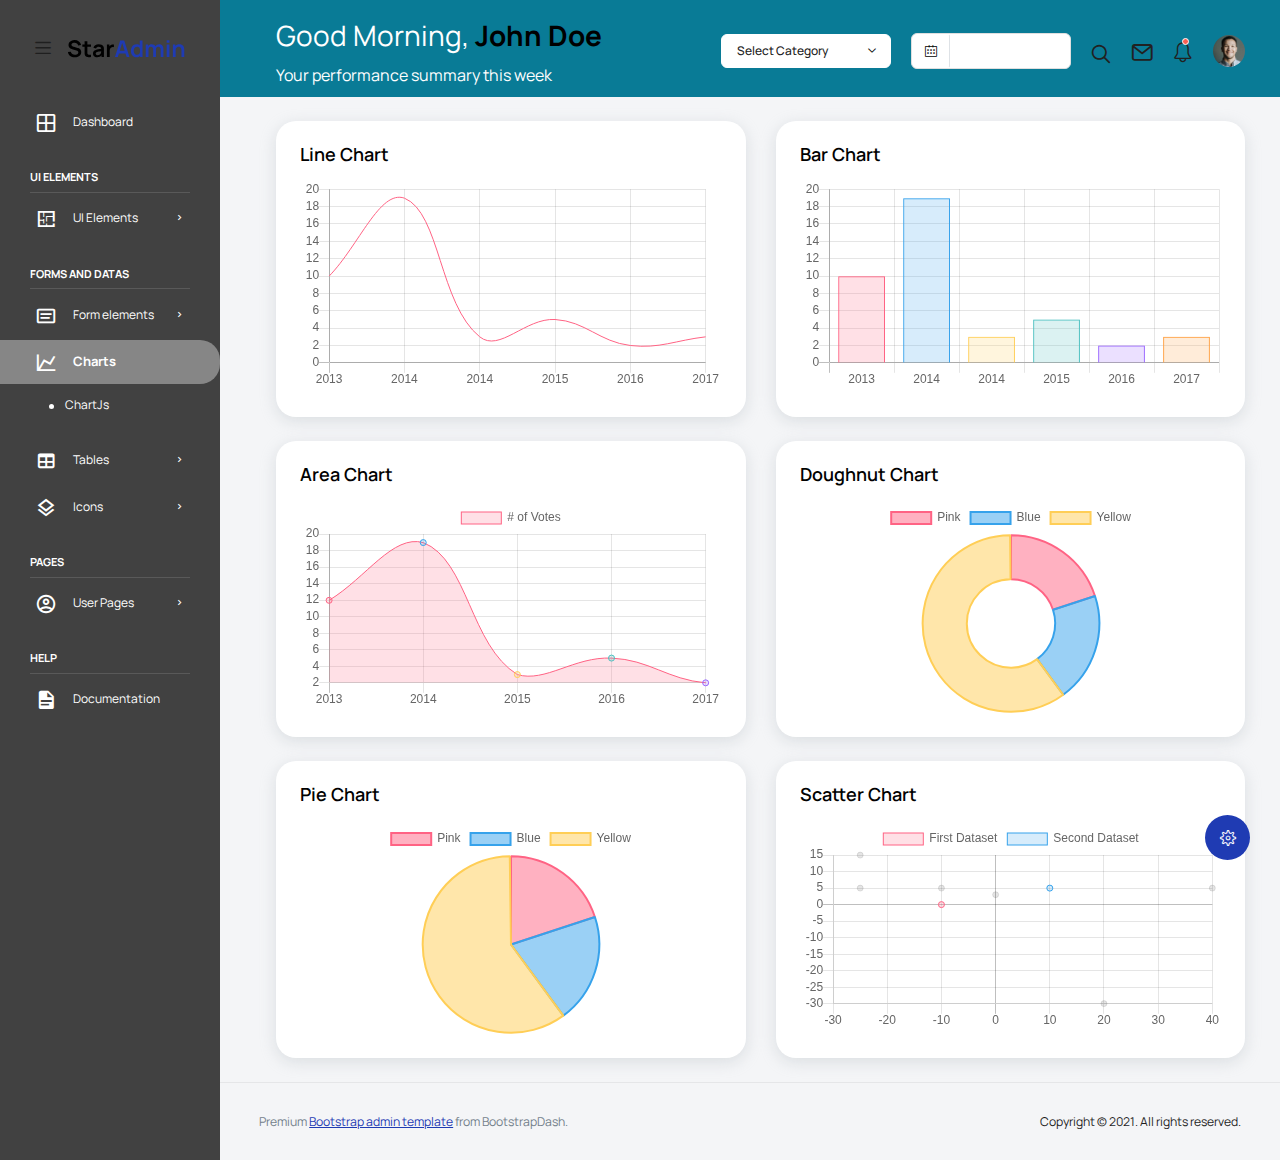
<file: public/dashboard/template/pages/charts/chartjs.html>
<!DOCTYPE html>
<html lang="en">

<head>
  <!-- Required meta tags -->
  <meta charset="utf-8">
  <meta name="viewport" content="width=device-width, initial-scale=1, shrink-to-fit=no">
  <title>Star Admin2 </title>
  <!-- plugins:css -->
  <link rel="stylesheet" href="../../vendors/feather/feather.css">
  <link rel="stylesheet" href="../../vendors/mdi/css/materialdesignicons.min.css">
  <link rel="stylesheet" href="../../vendors/ti-icons/css/themify-icons.css">
  <link rel="stylesheet" href="../../vendors/typicons/typicons.css">
  <link rel="stylesheet" href="../../vendors/simple-line-icons/css/simple-line-icons.css">
  <link rel="stylesheet" href="../../vendors/css/vendor.bundle.base.css">
  <!-- endinject -->
  <!-- Plugin css for this page -->
  <!-- End plugin css for this page -->
  <!-- inject:css -->
  <link rel="stylesheet" href="../../css/vertical-layout-light/style.css">
  <!-- endinject -->
  <link rel="shortcut icon" href="../../images/favicon.png" />
</head>

<body>
  <div class="container-scroller">
    <!-- partial:../../partials/_navbar.html -->
    <nav class="navbar default-layout col-lg-12 col-12 p-0 fixed-top d-flex align-items-top flex-row">
      <div class="text-center navbar-brand-wrapper d-flex align-items-center justify-content-start">
        <div class="me-3">
          <button class="navbar-toggler navbar-toggler align-self-center" type="button" data-bs-toggle="minimize">
            <span class="icon-menu"></span>
          </button>
        </div>
        <div>
          <a class="navbar-brand brand-logo" href="../../index.html">
            <img src="../../images/logo.svg" alt="logo" />
          </a>
          <a class="navbar-brand brand-logo-mini" href="../../index.html">
            <img src="../../images/logo-mini.svg" alt="logo" />
          </a>
        </div>
      </div>
      <div class="navbar-menu-wrapper d-flex align-items-top"> 
        <ul class="navbar-nav">
          <li class="nav-item font-weight-semibold d-none d-lg-block ms-0">
            <h1 class="welcome-text">Good Morning, <span class="text-black fw-bold">John Doe</span></h1>
            <h3 class="welcome-sub-text">Your performance summary this week </h3>
          </li>
        </ul>
        <ul class="navbar-nav ms-auto">
          <li class="nav-item dropdown d-none d-lg-block">
            <a class="nav-link dropdown-bordered dropdown-toggle dropdown-toggle-split" id="messageDropdown" href="#" data-bs-toggle="dropdown" aria-expanded="false"> Select Category </a>
            <div class="dropdown-menu dropdown-menu-right navbar-dropdown preview-list pb-0" aria-labelledby="messageDropdown">
              <a class="dropdown-item py-3" >
                <p class="mb-0 font-weight-medium float-left">Select category</p>
              </a>
              <div class="dropdown-divider"></div>
              <a class="dropdown-item preview-item">
                <div class="preview-item-content flex-grow py-2">
                  <p class="preview-subject ellipsis font-weight-medium text-dark">Bootstrap Bundle </p>
                  <p class="fw-light small-text mb-0">This is a Bundle featuring 16 unique dashboards</p>
                </div>
              </a>
              <a class="dropdown-item preview-item">
                <div class="preview-item-content flex-grow py-2">
                  <p class="preview-subject ellipsis font-weight-medium text-dark">Angular Bundle</p>
                  <p class="fw-light small-text mb-0">Everything you’ll ever need for your Angular projects</p>
                </div>
              </a>
              <a class="dropdown-item preview-item">
                <div class="preview-item-content flex-grow py-2">
                  <p class="preview-subject ellipsis font-weight-medium text-dark">VUE Bundle</p>
                  <p class="fw-light small-text mb-0">Bundle of 6 Premium Vue Admin Dashboard</p>
                </div>
              </a>
              <a class="dropdown-item preview-item">
                <div class="preview-item-content flex-grow py-2">
                  <p class="preview-subject ellipsis font-weight-medium text-dark">React Bundle</p>
                  <p class="fw-light small-text mb-0">Bundle of 8 Premium React Admin Dashboard</p>
                </div>
              </a>
            </div>
          </li>
          <li class="nav-item d-none d-lg-block">
            <div id="datepicker-popup" class="input-group date datepicker navbar-date-picker">
              <span class="input-group-addon input-group-prepend border-right">
                <span class="icon-calendar input-group-text calendar-icon"></span>
              </span>
              <input type="text" class="form-control">
            </div>
          </li>
          <li class="nav-item">
            <form class="search-form" action="#">
              <i class="icon-search"></i>
              <input type="search" class="form-control" placeholder="Search Here" title="Search here">
            </form>
          </li>
          <li class="nav-item dropdown">
            <a class="nav-link count-indicator" id="notificationDropdown" href="#" data-bs-toggle="dropdown">
              <i class="icon-mail icon-lg"></i>
            </a>
            <div class="dropdown-menu dropdown-menu-right navbar-dropdown preview-list pb-0" aria-labelledby="notificationDropdown">
              <a class="dropdown-item py-3 border-bottom">
                <p class="mb-0 font-weight-medium float-left">You have 4 new notifications </p>
                <span class="badge badge-pill badge-primary float-right">View all</span>
              </a>
              <a class="dropdown-item preview-item py-3">
                <div class="preview-thumbnail">
                  <i class="mdi mdi-alert m-auto text-primary"></i>
                </div>
                <div class="preview-item-content">
                  <h6 class="preview-subject fw-normal text-dark mb-1">Application Error</h6>
                  <p class="fw-light small-text mb-0"> Just now </p>
                </div>
              </a>
              <a class="dropdown-item preview-item py-3">
                <div class="preview-thumbnail">
                  <i class="mdi mdi-settings m-auto text-primary"></i>
                </div>
                <div class="preview-item-content">
                  <h6 class="preview-subject fw-normal text-dark mb-1">Settings</h6>
                  <p class="fw-light small-text mb-0"> Private message </p>
                </div>
              </a>
              <a class="dropdown-item preview-item py-3">
                <div class="preview-thumbnail">
                  <i class="mdi mdi-airballoon m-auto text-primary"></i>
                </div>
                <div class="preview-item-content">
                  <h6 class="preview-subject fw-normal text-dark mb-1">New user registration</h6>
                  <p class="fw-light small-text mb-0"> 2 days ago </p>
                </div>
              </a>
            </div>
          </li>
          <li class="nav-item dropdown"> 
            <a class="nav-link count-indicator" id="countDropdown" href="#" data-bs-toggle="dropdown" aria-expanded="false">
              <i class="icon-bell"></i>
              <span class="count"></span>
            </a>
            <div class="dropdown-menu dropdown-menu-right navbar-dropdown preview-list pb-0" aria-labelledby="countDropdown">
              <a class="dropdown-item py-3">
                <p class="mb-0 font-weight-medium float-left">You have 7 unread mails </p>
                <span class="badge badge-pill badge-primary float-right">View all</span>
              </a>
              <div class="dropdown-divider"></div>
              <a class="dropdown-item preview-item">
                <div class="preview-thumbnail">
                  <img src="../../images/faces/face10.jpg" alt="image" class="img-sm profile-pic">
                </div>
                <div class="preview-item-content flex-grow py-2">
                  <p class="preview-subject ellipsis font-weight-medium text-dark">Marian Garner </p>
                  <p class="fw-light small-text mb-0"> The meeting is cancelled </p>
                </div>
              </a>
              <a class="dropdown-item preview-item">
                <div class="preview-thumbnail">
                  <img src="../../images/faces/face12.jpg" alt="image" class="img-sm profile-pic">
                </div>
                <div class="preview-item-content flex-grow py-2">
                  <p class="preview-subject ellipsis font-weight-medium text-dark">David Grey </p>
                  <p class="fw-light small-text mb-0"> The meeting is cancelled </p>
                </div>
              </a>
              <a class="dropdown-item preview-item">
                <div class="preview-thumbnail">
                  <img src="../../images/faces/face1.jpg" alt="image" class="img-sm profile-pic">
                </div>
                <div class="preview-item-content flex-grow py-2">
                  <p class="preview-subject ellipsis font-weight-medium text-dark">Travis Jenkins </p>
                  <p class="fw-light small-text mb-0"> The meeting is cancelled </p>
                </div>
              </a>
            </div>
          </li>
          <li class="nav-item dropdown d-none d-lg-block user-dropdown">
            <a class="nav-link" id="UserDropdown" href="#" data-bs-toggle="dropdown" aria-expanded="false">
              <img class="img-xs rounded-circle" src="../../images/faces/face8.jpg" alt="Profile image"> </a>
            <div class="dropdown-menu dropdown-menu-right navbar-dropdown" aria-labelledby="UserDropdown">
              <div class="dropdown-header text-center">
                <img class="img-md rounded-circle" src="../../images/faces/face8.jpg" alt="Profile image">
                <p class="mb-1 mt-3 font-weight-semibold">Allen Moreno</p>
                <p class="fw-light text-muted mb-0">allenmoreno@gmail.com</p>
              </div>
              <a class="dropdown-item"><i class="dropdown-item-icon mdi mdi-account-outline text-primary me-2"></i> My Profile <span class="badge badge-pill badge-danger">1</span></a>
              <a class="dropdown-item"><i class="dropdown-item-icon mdi mdi-message-text-outline text-primary me-2"></i> Messages</a>
              <a class="dropdown-item"><i class="dropdown-item-icon mdi mdi-calendar-check-outline text-primary me-2"></i> Activity</a>
              <a class="dropdown-item"><i class="dropdown-item-icon mdi mdi-help-circle-outline text-primary me-2"></i> FAQ</a>
              <a class="dropdown-item"><i class="dropdown-item-icon mdi mdi-power text-primary me-2"></i>Sign Out</a>
            </div>
          </li>
        </ul>
        <button class="navbar-toggler navbar-toggler-right d-lg-none align-self-center" type="button" data-bs-toggle="offcanvas">
          <span class="mdi mdi-menu"></span>
        </button>
      </div>
    </nav>
    <!-- partial -->
    <div class="container-fluid page-body-wrapper">
      <!-- partial:../../partials/_settings-panel.html -->
      <div class="theme-setting-wrapper">
        <div id="settings-trigger"><i class="ti-settings"></i></div>
        <div id="theme-settings" class="settings-panel">
          <i class="settings-close ti-close"></i>
          <p class="settings-heading">SIDEBAR SKINS</p>
          <div class="sidebar-bg-options selected" id="sidebar-light-theme"><div class="img-ss rounded-circle bg-light border me-3"></div>Light</div>
          <div class="sidebar-bg-options" id="sidebar-dark-theme"><div class="img-ss rounded-circle bg-dark border me-3"></div>Dark</div>
          <p class="settings-heading mt-2">HEADER SKINS</p>
          <div class="color-tiles mx-0 px-4">
            <div class="tiles success"></div>
            <div class="tiles warning"></div>
            <div class="tiles danger"></div>
            <div class="tiles info"></div>
            <div class="tiles dark"></div>
            <div class="tiles default"></div>
          </div>
        </div>
      </div>
      <div id="right-sidebar" class="settings-panel">
        <i class="settings-close ti-close"></i>
        <ul class="nav nav-tabs border-top" id="setting-panel" role="tablist">
          <li class="nav-item">
            <a class="nav-link active" id="todo-tab" data-bs-toggle="tab" href="#todo-section" role="tab" aria-controls="todo-section" aria-expanded="true">TO DO LIST</a>
          </li>
          <li class="nav-item">
            <a class="nav-link" id="chats-tab" data-bs-toggle="tab" href="#chats-section" role="tab" aria-controls="chats-section">CHATS</a>
          </li>
        </ul>
        <div class="tab-content" id="setting-content">
          <div class="tab-pane fade show active scroll-wrapper" id="todo-section" role="tabpanel" aria-labelledby="todo-section">
            <div class="add-items d-flex px-3 mb-0">
              <form class="form w-100">
                <div class="form-group d-flex">
                  <input type="text" class="form-control todo-list-input" placeholder="Add To-do">
                  <button type="submit" class="add btn btn-primary todo-list-add-btn" id="add-task">Add</button>
                </div>
              </form>
            </div>
            <div class="list-wrapper px-3">
              <ul class="d-flex flex-column-reverse todo-list">
                <li>
                  <div class="form-check">
                    <label class="form-check-label">
                      <input class="checkbox" type="checkbox">
                      Team review meeting at 3.00 PM
                    </label>
                  </div>
                  <i class="remove ti-close"></i>
                </li>
                <li>
                  <div class="form-check">
                    <label class="form-check-label">
                      <input class="checkbox" type="checkbox">
                      Prepare for presentation
                    </label>
                  </div>
                  <i class="remove ti-close"></i>
                </li>
                <li>
                  <div class="form-check">
                    <label class="form-check-label">
                      <input class="checkbox" type="checkbox">
                      Resolve all the low priority tickets due today
                    </label>
                  </div>
                  <i class="remove ti-close"></i>
                </li>
                <li class="completed">
                  <div class="form-check">
                    <label class="form-check-label">
                      <input class="checkbox" type="checkbox" checked>
                      Schedule meeting for next week
                    </label>
                  </div>
                  <i class="remove ti-close"></i>
                </li>
                <li class="completed">
                  <div class="form-check">
                    <label class="form-check-label">
                      <input class="checkbox" type="checkbox" checked>
                      Project review
                    </label>
                  </div>
                  <i class="remove ti-close"></i>
                </li>
              </ul>
            </div>
            <h4 class="px-3 text-muted mt-5 fw-light mb-0">Events</h4>
            <div class="events pt-4 px-3">
              <div class="wrapper d-flex mb-2">
                <i class="ti-control-record text-primary me-2"></i>
                <span>Feb 11 2018</span>
              </div>
              <p class="mb-0 font-weight-thin text-gray">Creating component page build a js</p>
              <p class="text-gray mb-0">The total number of sessions</p>
            </div>
            <div class="events pt-4 px-3">
              <div class="wrapper d-flex mb-2">
                <i class="ti-control-record text-primary me-2"></i>
                <span>Feb 7 2018</span>
              </div>
              <p class="mb-0 font-weight-thin text-gray">Meeting with Alisa</p>
              <p class="text-gray mb-0 ">Call Sarah Graves</p>
            </div>
          </div>
          <!-- To do section tab ends -->
          <div class="tab-pane fade" id="chats-section" role="tabpanel" aria-labelledby="chats-section">
            <div class="d-flex align-items-center justify-content-between border-bottom">
              <p class="settings-heading border-top-0 mb-3 pl-3 pt-0 border-bottom-0 pb-0">Friends</p>
              <small class="settings-heading border-top-0 mb-3 pt-0 border-bottom-0 pb-0 pr-3 fw-normal">See All</small>
            </div>
            <ul class="chat-list">
              <li class="list active">
                <div class="profile"><img src="../../images/faces/face1.jpg" alt="image"><span class="online"></span></div>
                <div class="info">
                  <p>Thomas Douglas</p>
                  <p>Available</p>
                </div>
                <small class="text-muted my-auto">19 min</small>
              </li>
              <li class="list">
                <div class="profile"><img src="../../images/faces/face2.jpg" alt="image"><span class="offline"></span></div>
                <div class="info">
                  <div class="wrapper d-flex">
                    <p>Catherine</p>
                  </div>
                  <p>Away</p>
                </div>
                <div class="badge badge-success badge-pill my-auto mx-2">4</div>
                <small class="text-muted my-auto">23 min</small>
              </li>
              <li class="list">
                <div class="profile"><img src="../../images/faces/face3.jpg" alt="image"><span class="online"></span></div>
                <div class="info">
                  <p>Daniel Russell</p>
                  <p>Available</p>
                </div>
                <small class="text-muted my-auto">14 min</small>
              </li>
              <li class="list">
                <div class="profile"><img src="../../images/faces/face4.jpg" alt="image"><span class="offline"></span></div>
                <div class="info">
                  <p>James Richardson</p>
                  <p>Away</p>
                </div>
                <small class="text-muted my-auto">2 min</small>
              </li>
              <li class="list">
                <div class="profile"><img src="../../images/faces/face5.jpg" alt="image"><span class="online"></span></div>
                <div class="info">
                  <p>Madeline Kennedy</p>
                  <p>Available</p>
                </div>
                <small class="text-muted my-auto">5 min</small>
              </li>
              <li class="list">
                <div class="profile"><img src="../../images/faces/face6.jpg" alt="image"><span class="online"></span></div>
                <div class="info">
                  <p>Sarah Graves</p>
                  <p>Available</p>
                </div>
                <small class="text-muted my-auto">47 min</small>
              </li>
            </ul>
          </div>
          <!-- chat tab ends -->
        </div>
      </div>
      <!-- partial -->
      <!-- partial:../../partials/_sidebar.html -->
      <nav class="sidebar sidebar-offcanvas" id="sidebar">
        <ul class="nav">
          <li class="nav-item">
            <a class="nav-link" href="../../index.html">
              <i class="mdi mdi-grid-large menu-icon"></i>
              <span class="menu-title">Dashboard</span>
            </a>
          </li>
          <li class="nav-item nav-category">UI Elements</li>
          <li class="nav-item">
            <a class="nav-link" data-bs-toggle="collapse" href="#ui-basic" aria-expanded="false" aria-controls="ui-basic">
              <i class="menu-icon mdi mdi-floor-plan"></i>
              <span class="menu-title">UI Elements</span>
              <i class="menu-arrow"></i> 
            </a>
            <div class="collapse" id="ui-basic">
              <ul class="nav flex-column sub-menu">
                <li class="nav-item"> <a class="nav-link" href="../../pages/ui-features/buttons.html">Buttons</a></li>
                <li class="nav-item"> <a class="nav-link" href="../../pages/ui-features/dropdowns.html">Dropdowns</a></li>
                <li class="nav-item"> <a class="nav-link" href="../../pages/ui-features/typography.html">Typography</a></li>
              </ul>
            </div>
          </li>
          <li class="nav-item nav-category">Forms and Datas</li>
          <li class="nav-item">
            <a class="nav-link" data-bs-toggle="collapse" href="#form-elements" aria-expanded="false" aria-controls="form-elements">
              <i class="menu-icon mdi mdi-card-text-outline"></i>
              <span class="menu-title">Form elements</span>
              <i class="menu-arrow"></i>
            </a>
            <div class="collapse" id="form-elements">
              <ul class="nav flex-column sub-menu">
                <li class="nav-item"><a class="nav-link" href="../../pages/forms/basic_elements.html">Basic Elements</a></li>
              </ul>
            </div>
          </li>
          <li class="nav-item">
            <a class="nav-link" data-bs-toggle="collapse" href="#charts" aria-expanded="false" aria-controls="charts">
              <i class="menu-icon mdi mdi-chart-line"></i>
              <span class="menu-title">Charts</span>
              <i class="menu-arrow"></i>
            </a>
            <div class="collapse" id="charts">
              <ul class="nav flex-column sub-menu">
                <li class="nav-item"> <a class="nav-link" href="../../pages/charts/chartjs.html">ChartJs</a></li>
              </ul>
            </div>
          </li>
          <li class="nav-item">
            <a class="nav-link" data-bs-toggle="collapse" href="#tables" aria-expanded="false" aria-controls="tables">
              <i class="menu-icon mdi mdi-table"></i>
              <span class="menu-title">Tables</span>
              <i class="menu-arrow"></i>
            </a>
            <div class="collapse" id="tables">
              <ul class="nav flex-column sub-menu">
                <li class="nav-item"> <a class="nav-link" href="../../pages/tables/basic-table.html">Basic table</a></li>
              </ul>
            </div>
          </li>
          <li class="nav-item">
            <a class="nav-link" data-bs-toggle="collapse" href="#icons" aria-expanded="false" aria-controls="icons">
              <i class="menu-icon mdi mdi-layers-outline"></i>
              <span class="menu-title">Icons</span>
              <i class="menu-arrow"></i>
            </a>
            <div class="collapse" id="icons">
              <ul class="nav flex-column sub-menu">
                <li class="nav-item"> <a class="nav-link" href="../../pages/icons/mdi.html">Mdi icons</a></li>
              </ul>
            </div>
          </li>
          <li class="nav-item nav-category">pages</li>
          <li class="nav-item">
            <a class="nav-link" data-bs-toggle="collapse" href="#auth" aria-expanded="false" aria-controls="auth">
              <i class="menu-icon mdi mdi-account-circle-outline"></i>
              <span class="menu-title">User Pages</span>
              <i class="menu-arrow"></i>
            </a>
            <div class="collapse" id="auth">
              <ul class="nav flex-column sub-menu">
                <li class="nav-item"> <a class="nav-link" href="../../pages/samples/login.html"> Login </a></li>
              </ul>
            </div>
          </li>
          <li class="nav-item nav-category">help</li>
          <li class="nav-item">
            <a class="nav-link" href="http://bootstrapdash.com/demo/star-admin2-free/docs/documentation.html">
              <i class="menu-icon mdi mdi-file-document"></i>
              <span class="menu-title">Documentation</span>
            </a>
          </li>
        </ul>
      </nav>
      <!-- partial -->
      <div class="main-panel">
        <div class="content-wrapper">
          <div class="row">
            <div class="col-lg-6 grid-margin stretch-card">
              <div class="card">
                <div class="card-body">
                  <h4 class="card-title">Line chart</h4>
                  <canvas id="lineChart"></canvas>
                </div>
              </div>
            </div>
            <div class="col-lg-6 grid-margin stretch-card">
              <div class="card">
                <div class="card-body">
                  <h4 class="card-title">Bar chart</h4>
                  <canvas id="barChart"></canvas>
                </div>
              </div>
            </div>
          </div>
          <div class="row">
            <div class="col-lg-6 grid-margin stretch-card">
              <div class="card">
                <div class="card-body">
                  <h4 class="card-title">Area chart</h4>
                  <canvas id="areaChart"></canvas>
                </div>
              </div>
            </div>
            <div class="col-lg-6 grid-margin stretch-card">
              <div class="card">
                <div class="card-body">
                  <h4 class="card-title">Doughnut chart</h4>
                  <canvas id="doughnutChart"></canvas>
                </div>
              </div>
            </div>
          </div>
          <div class="row">
            <div class="col-lg-6 grid-margin grid-margin-lg-0 stretch-card">
              <div class="card">
                <div class="card-body">
                  <h4 class="card-title">Pie chart</h4>
                  <canvas id="pieChart"></canvas>
                </div>
              </div>
            </div>
            <div class="col-lg-6 grid-margin grid-margin-lg-0 stretch-card">
              <div class="card">
                <div class="card-body">
                  <h4 class="card-title">Scatter chart</h4>
                  <canvas id="scatterChart"></canvas>
                </div>
              </div>
            </div>
          </div>
        </div>
        <!-- content-wrapper ends -->
        <!-- partial:../../partials/_footer.html -->
        <footer class="footer">
          <div class="d-sm-flex justify-content-center justify-content-sm-between">
            <span class="text-muted text-center text-sm-left d-block d-sm-inline-block">Premium <a href="https://www.bootstrapdash.com/" target="_blank">Bootstrap admin template</a> from BootstrapDash.</span>
            <span class="float-none float-sm-right d-block mt-1 mt-sm-0 text-center">Copyright © 2021. All rights reserved.</span>
          </div>
        </footer>
        <!-- partial -->
      </div>
      <!-- main-panel ends -->
    </div>
    <!-- page-body-wrapper ends -->
  </div>
  <!-- container-scroller -->
  <!-- plugins:js -->
  <script src="../../vendors/js/vendor.bundle.base.js"></script>
  <!-- endinject -->
  <!-- Plugin js for this page -->
  <script src="../../vendors/chart.js/Chart.min.js"></script>
  <script src="../../vendors/bootstrap-datepicker/bootstrap-datepicker.min.js"></script>
  <!-- End plugin js for this page -->
  <!-- inject:js -->
  <script src="../../js/off-canvas.js"></script>
  <script src="../../js/hoverable-collapse.js"></script>
  <script src="../../js/template.js"></script>
  <script src="../../js/settings.js"></script>
  <script src="../../js/todolist.js"></script>
  <!-- endinject -->
  <!-- Custom js for this page-->
  <script src="../../js/chart.js"></script>
  <!-- End custom js for this page-->
</body>

</html>
</file>
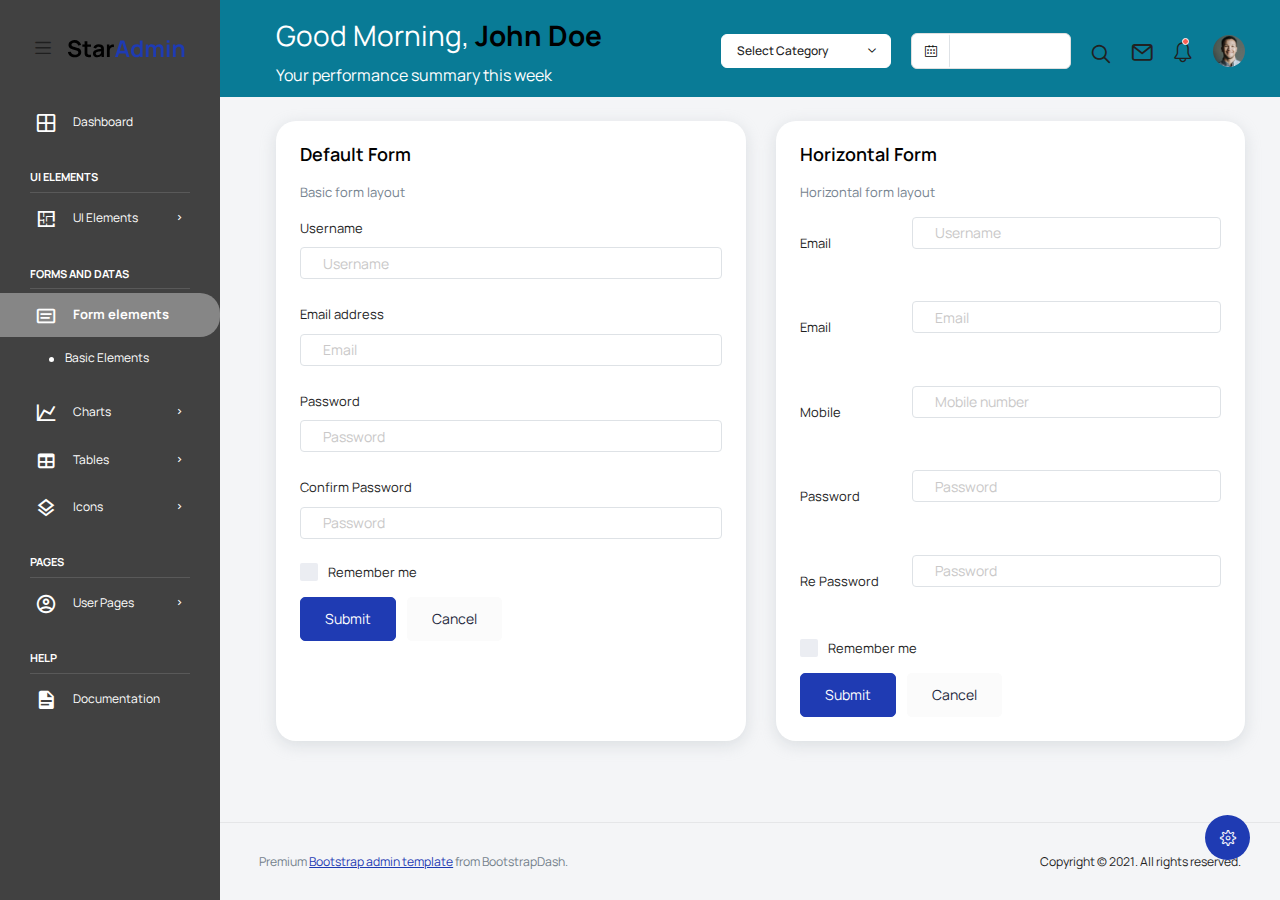
<file: public/dashboard/template/pages/forms/basic_elements.html>
<!DOCTYPE html>
<html lang="en">

<head>
  <!-- Required meta tags -->
  <meta charset="utf-8">
  <meta name="viewport" content="width=device-width, initial-scale=1, shrink-to-fit=no">
  <title>Star Admin2 </title>
  <!-- plugins:css -->
  <link rel="stylesheet" href="../../vendors/feather/feather.css">
  <link rel="stylesheet" href="../../vendors/mdi/css/materialdesignicons.min.css">
  <link rel="stylesheet" href="../../vendors/ti-icons/css/themify-icons.css">
  <link rel="stylesheet" href="../../vendors/typicons/typicons.css">
  <link rel="stylesheet" href="../../vendors/simple-line-icons/css/simple-line-icons.css">
  <link rel="stylesheet" href="../../vendors/css/vendor.bundle.base.css">
  <!-- endinject -->
  <!-- Plugin css for this page -->
  <link rel="stylesheet" href="../../vendors/select2/select2.min.css">
  <link rel="stylesheet" href="../../vendors/select2-bootstrap-theme/select2-bootstrap.min.css">
  <!-- End plugin css for this page -->
  <!-- inject:css -->
  <link rel="stylesheet" href="../../css/vertical-layout-light/style.css">
  <!-- endinject -->
  <link rel="shortcut icon" href="../../images/favicon.png" />
</head>

<body>
  <div class="container-scroller">
    <!-- partial:../../partials/_navbar.html -->
    <nav class="navbar default-layout col-lg-12 col-12 p-0 fixed-top d-flex align-items-top flex-row">
      <div class="text-center navbar-brand-wrapper d-flex align-items-center justify-content-start">
        <div class="me-3">
          <button class="navbar-toggler navbar-toggler align-self-center" type="button" data-bs-toggle="minimize">
            <span class="icon-menu"></span>
          </button>
        </div>
        <div>
          <a class="navbar-brand brand-logo" href="../../index.html">
            <img src="../../images/logo.svg" alt="logo" />
          </a>
          <a class="navbar-brand brand-logo-mini" href="../../index.html">
            <img src="../../images/logo-mini.svg" alt="logo" />
          </a>
        </div>
      </div>
      <div class="navbar-menu-wrapper d-flex align-items-top"> 
        <ul class="navbar-nav">
          <li class="nav-item font-weight-semibold d-none d-lg-block ms-0">
            <h1 class="welcome-text">Good Morning, <span class="text-black fw-bold">John Doe</span></h1>
            <h3 class="welcome-sub-text">Your performance summary this week </h3>
          </li>
        </ul>
        <ul class="navbar-nav ms-auto">
          <li class="nav-item dropdown d-none d-lg-block">
            <a class="nav-link dropdown-bordered dropdown-toggle dropdown-toggle-split" id="messageDropdown" href="#" data-bs-toggle="dropdown" aria-expanded="false"> Select Category </a>
            <div class="dropdown-menu dropdown-menu-right navbar-dropdown preview-list pb-0" aria-labelledby="messageDropdown">
              <a class="dropdown-item py-3" >
                <p class="mb-0 font-weight-medium float-left">Select category</p>
              </a>
              <div class="dropdown-divider"></div>
              <a class="dropdown-item preview-item">
                <div class="preview-item-content flex-grow py-2">
                  <p class="preview-subject ellipsis font-weight-medium text-dark">Bootstrap Bundle </p>
                  <p class="fw-light small-text mb-0">This is a Bundle featuring 16 unique dashboards</p>
                </div>
              </a>
              <a class="dropdown-item preview-item">
                <div class="preview-item-content flex-grow py-2">
                  <p class="preview-subject ellipsis font-weight-medium text-dark">Angular Bundle</p>
                  <p class="fw-light small-text mb-0">Everything you’ll ever need for your Angular projects</p>
                </div>
              </a>
              <a class="dropdown-item preview-item">
                <div class="preview-item-content flex-grow py-2">
                  <p class="preview-subject ellipsis font-weight-medium text-dark">VUE Bundle</p>
                  <p class="fw-light small-text mb-0">Bundle of 6 Premium Vue Admin Dashboard</p>
                </div>
              </a>
              <a class="dropdown-item preview-item">
                <div class="preview-item-content flex-grow py-2">
                  <p class="preview-subject ellipsis font-weight-medium text-dark">React Bundle</p>
                  <p class="fw-light small-text mb-0">Bundle of 8 Premium React Admin Dashboard</p>
                </div>
              </a>
            </div>
          </li>
          <li class="nav-item d-none d-lg-block">
            <div id="datepicker-popup" class="input-group date datepicker navbar-date-picker">
              <span class="input-group-addon input-group-prepend border-right">
                <span class="icon-calendar input-group-text calendar-icon"></span>
              </span>
              <input type="text" class="form-control">
            </div>
          </li>
          <li class="nav-item">
            <form class="search-form" action="#">
              <i class="icon-search"></i>
              <input type="search" class="form-control" placeholder="Search Here" title="Search here">
            </form>
          </li>
          <li class="nav-item dropdown">
            <a class="nav-link count-indicator" id="notificationDropdown" href="#" data-bs-toggle="dropdown">
              <i class="icon-mail icon-lg"></i>
            </a>
            <div class="dropdown-menu dropdown-menu-right navbar-dropdown preview-list pb-0" aria-labelledby="notificationDropdown">
              <a class="dropdown-item py-3 border-bottom">
                <p class="mb-0 font-weight-medium float-left">You have 4 new notifications </p>
                <span class="badge badge-pill badge-primary float-right">View all</span>
              </a>
              <a class="dropdown-item preview-item py-3">
                <div class="preview-thumbnail">
                  <i class="mdi mdi-alert m-auto text-primary"></i>
                </div>
                <div class="preview-item-content">
                  <h6 class="preview-subject fw-normal text-dark mb-1">Application Error</h6>
                  <p class="fw-light small-text mb-0"> Just now </p>
                </div>
              </a>
              <a class="dropdown-item preview-item py-3">
                <div class="preview-thumbnail">
                  <i class="mdi mdi-settings m-auto text-primary"></i>
                </div>
                <div class="preview-item-content">
                  <h6 class="preview-subject fw-normal text-dark mb-1">Settings</h6>
                  <p class="fw-light small-text mb-0"> Private message </p>
                </div>
              </a>
              <a class="dropdown-item preview-item py-3">
                <div class="preview-thumbnail">
                  <i class="mdi mdi-airballoon m-auto text-primary"></i>
                </div>
                <div class="preview-item-content">
                  <h6 class="preview-subject fw-normal text-dark mb-1">New user registration</h6>
                  <p class="fw-light small-text mb-0"> 2 days ago </p>
                </div>
              </a>
            </div>
          </li>
          <li class="nav-item dropdown"> 
            <a class="nav-link count-indicator" id="countDropdown" href="#" data-bs-toggle="dropdown" aria-expanded="false">
              <i class="icon-bell"></i>
              <span class="count"></span>
            </a>
            <div class="dropdown-menu dropdown-menu-right navbar-dropdown preview-list pb-0" aria-labelledby="countDropdown">
              <a class="dropdown-item py-3">
                <p class="mb-0 font-weight-medium float-left">You have 7 unread mails </p>
                <span class="badge badge-pill badge-primary float-right">View all</span>
              </a>
              <div class="dropdown-divider"></div>
              <a class="dropdown-item preview-item">
                <div class="preview-thumbnail">
                  <img src="../../images/faces/face10.jpg" alt="image" class="img-sm profile-pic">
                </div>
                <div class="preview-item-content flex-grow py-2">
                  <p class="preview-subject ellipsis font-weight-medium text-dark">Marian Garner </p>
                  <p class="fw-light small-text mb-0"> The meeting is cancelled </p>
                </div>
              </a>
              <a class="dropdown-item preview-item">
                <div class="preview-thumbnail">
                  <img src="../../images/faces/face12.jpg" alt="image" class="img-sm profile-pic">
                </div>
                <div class="preview-item-content flex-grow py-2">
                  <p class="preview-subject ellipsis font-weight-medium text-dark">David Grey </p>
                  <p class="fw-light small-text mb-0"> The meeting is cancelled </p>
                </div>
              </a>
              <a class="dropdown-item preview-item">
                <div class="preview-thumbnail">
                  <img src="../../images/faces/face1.jpg" alt="image" class="img-sm profile-pic">
                </div>
                <div class="preview-item-content flex-grow py-2">
                  <p class="preview-subject ellipsis font-weight-medium text-dark">Travis Jenkins </p>
                  <p class="fw-light small-text mb-0"> The meeting is cancelled </p>
                </div>
              </a>
            </div>
          </li>
          <li class="nav-item dropdown d-none d-lg-block user-dropdown">
            <a class="nav-link" id="UserDropdown" href="#" data-bs-toggle="dropdown" aria-expanded="false">
              <img class="img-xs rounded-circle" src="../../images/faces/face8.jpg" alt="Profile image"> </a>
            <div class="dropdown-menu dropdown-menu-right navbar-dropdown" aria-labelledby="UserDropdown">
              <div class="dropdown-header text-center">
                <img class="img-md rounded-circle" src="../../images/faces/face8.jpg" alt="Profile image">
                <p class="mb-1 mt-3 font-weight-semibold">Allen Moreno</p>
                <p class="fw-light text-muted mb-0">allenmoreno@gmail.com</p>
              </div>
              <a class="dropdown-item"><i class="dropdown-item-icon mdi mdi-account-outline text-primary me-2"></i> My Profile <span class="badge badge-pill badge-danger">1</span></a>
              <a class="dropdown-item"><i class="dropdown-item-icon mdi mdi-message-text-outline text-primary me-2"></i> Messages</a>
              <a class="dropdown-item"><i class="dropdown-item-icon mdi mdi-calendar-check-outline text-primary me-2"></i> Activity</a>
              <a class="dropdown-item"><i class="dropdown-item-icon mdi mdi-help-circle-outline text-primary me-2"></i> FAQ</a>
              <a class="dropdown-item"><i class="dropdown-item-icon mdi mdi-power text-primary me-2"></i>Sign Out</a>
            </div>
          </li>
        </ul>
        <button class="navbar-toggler navbar-toggler-right d-lg-none align-self-center" type="button" data-bs-toggle="offcanvas">
          <span class="mdi mdi-menu"></span>
        </button>
      </div>
    </nav>
    <!-- partial -->
    <div class="container-fluid page-body-wrapper">
      <!-- partial:../../partials/_settings-panel.html -->
      <div class="theme-setting-wrapper">
        <div id="settings-trigger"><i class="ti-settings"></i></div>
        <div id="theme-settings" class="settings-panel">
          <i class="settings-close ti-close"></i>
          <p class="settings-heading">SIDEBAR SKINS</p>
          <div class="sidebar-bg-options selected" id="sidebar-light-theme"><div class="img-ss rounded-circle bg-light border me-3"></div>Light</div>
          <div class="sidebar-bg-options" id="sidebar-dark-theme"><div class="img-ss rounded-circle bg-dark border me-3"></div>Dark</div>
          <p class="settings-heading mt-2">HEADER SKINS</p>
          <div class="color-tiles mx-0 px-4">
            <div class="tiles success"></div>
            <div class="tiles warning"></div>
            <div class="tiles danger"></div>
            <div class="tiles info"></div>
            <div class="tiles dark"></div>
            <div class="tiles default"></div>
          </div>
        </div>
      </div>
      <div id="right-sidebar" class="settings-panel">
        <i class="settings-close ti-close"></i>
        <ul class="nav nav-tabs border-top" id="setting-panel" role="tablist">
          <li class="nav-item">
            <a class="nav-link active" id="todo-tab" data-bs-toggle="tab" href="#todo-section" role="tab" aria-controls="todo-section" aria-expanded="true">TO DO LIST</a>
          </li>
          <li class="nav-item">
            <a class="nav-link" id="chats-tab" data-bs-toggle="tab" href="#chats-section" role="tab" aria-controls="chats-section">CHATS</a>
          </li>
        </ul>
        <div class="tab-content" id="setting-content">
          <div class="tab-pane fade show active scroll-wrapper" id="todo-section" role="tabpanel" aria-labelledby="todo-section">
            <div class="add-items d-flex px-3 mb-0">
              <form class="form w-100">
                <div class="form-group d-flex">
                  <input type="text" class="form-control todo-list-input" placeholder="Add To-do">
                  <button type="submit" class="add btn btn-primary todo-list-add-btn" id="add-task">Add</button>
                </div>
              </form>
            </div>
            <div class="list-wrapper px-3">
              <ul class="d-flex flex-column-reverse todo-list">
                <li>
                  <div class="form-check">
                    <label class="form-check-label">
                      <input class="checkbox" type="checkbox">
                      Team review meeting at 3.00 PM
                    </label>
                  </div>
                  <i class="remove ti-close"></i>
                </li>
                <li>
                  <div class="form-check">
                    <label class="form-check-label">
                      <input class="checkbox" type="checkbox">
                      Prepare for presentation
                    </label>
                  </div>
                  <i class="remove ti-close"></i>
                </li>
                <li>
                  <div class="form-check">
                    <label class="form-check-label">
                      <input class="checkbox" type="checkbox">
                      Resolve all the low priority tickets due today
                    </label>
                  </div>
                  <i class="remove ti-close"></i>
                </li>
                <li class="completed">
                  <div class="form-check">
                    <label class="form-check-label">
                      <input class="checkbox" type="checkbox" checked>
                      Schedule meeting for next week
                    </label>
                  </div>
                  <i class="remove ti-close"></i>
                </li>
                <li class="completed">
                  <div class="form-check">
                    <label class="form-check-label">
                      <input class="checkbox" type="checkbox" checked>
                      Project review
                    </label>
                  </div>
                  <i class="remove ti-close"></i>
                </li>
              </ul>
            </div>
            <h4 class="px-3 text-muted mt-5 fw-light mb-0">Events</h4>
            <div class="events pt-4 px-3">
              <div class="wrapper d-flex mb-2">
                <i class="ti-control-record text-primary me-2"></i>
                <span>Feb 11 2018</span>
              </div>
              <p class="mb-0 font-weight-thin text-gray">Creating component page build a js</p>
              <p class="text-gray mb-0">The total number of sessions</p>
            </div>
            <div class="events pt-4 px-3">
              <div class="wrapper d-flex mb-2">
                <i class="ti-control-record text-primary me-2"></i>
                <span>Feb 7 2018</span>
              </div>
              <p class="mb-0 font-weight-thin text-gray">Meeting with Alisa</p>
              <p class="text-gray mb-0 ">Call Sarah Graves</p>
            </div>
          </div>
          <!-- To do section tab ends -->
          <div class="tab-pane fade" id="chats-section" role="tabpanel" aria-labelledby="chats-section">
            <div class="d-flex align-items-center justify-content-between border-bottom">
              <p class="settings-heading border-top-0 mb-3 pl-3 pt-0 border-bottom-0 pb-0">Friends</p>
              <small class="settings-heading border-top-0 mb-3 pt-0 border-bottom-0 pb-0 pr-3 fw-normal">See All</small>
            </div>
            <ul class="chat-list">
              <li class="list active">
                <div class="profile"><img src="../../images/faces/face1.jpg" alt="image"><span class="online"></span></div>
                <div class="info">
                  <p>Thomas Douglas</p>
                  <p>Available</p>
                </div>
                <small class="text-muted my-auto">19 min</small>
              </li>
              <li class="list">
                <div class="profile"><img src="../../images/faces/face2.jpg" alt="image"><span class="offline"></span></div>
                <div class="info">
                  <div class="wrapper d-flex">
                    <p>Catherine</p>
                  </div>
                  <p>Away</p>
                </div>
                <div class="badge badge-success badge-pill my-auto mx-2">4</div>
                <small class="text-muted my-auto">23 min</small>
              </li>
              <li class="list">
                <div class="profile"><img src="../../images/faces/face3.jpg" alt="image"><span class="online"></span></div>
                <div class="info">
                  <p>Daniel Russell</p>
                  <p>Available</p>
                </div>
                <small class="text-muted my-auto">14 min</small>
              </li>
              <li class="list">
                <div class="profile"><img src="../../images/faces/face4.jpg" alt="image"><span class="offline"></span></div>
                <div class="info">
                  <p>James Richardson</p>
                  <p>Away</p>
                </div>
                <small class="text-muted my-auto">2 min</small>
              </li>
              <li class="list">
                <div class="profile"><img src="../../images/faces/face5.jpg" alt="image"><span class="online"></span></div>
                <div class="info">
                  <p>Madeline Kennedy</p>
                  <p>Available</p>
                </div>
                <small class="text-muted my-auto">5 min</small>
              </li>
              <li class="list">
                <div class="profile"><img src="../../images/faces/face6.jpg" alt="image"><span class="online"></span></div>
                <div class="info">
                  <p>Sarah Graves</p>
                  <p>Available</p>
                </div>
                <small class="text-muted my-auto">47 min</small>
              </li>
            </ul>
          </div>
          <!-- chat tab ends -->
        </div>
      </div>
      <!-- partial -->
      <!-- partial:../../partials/_sidebar.html -->
      <nav class="sidebar sidebar-offcanvas" id="sidebar">
        <ul class="nav">
          <li class="nav-item">
            <a class="nav-link" href="../../index.html">
              <i class="mdi mdi-grid-large menu-icon"></i>
              <span class="menu-title">Dashboard</span>
            </a>
          </li>
          <li class="nav-item nav-category">UI Elements</li>
          <li class="nav-item">
            <a class="nav-link" data-bs-toggle="collapse" href="#ui-basic" aria-expanded="false" aria-controls="ui-basic">
              <i class="menu-icon mdi mdi-floor-plan"></i>
              <span class="menu-title">UI Elements</span>
              <i class="menu-arrow"></i> 
            </a>
            <div class="collapse" id="ui-basic">
              <ul class="nav flex-column sub-menu">
                <li class="nav-item"> <a class="nav-link" href="../../pages/ui-features/buttons.html">Buttons</a></li>
                <li class="nav-item"> <a class="nav-link" href="../../pages/ui-features/dropdowns.html">Dropdowns</a></li>
                <li class="nav-item"> <a class="nav-link" href="../../pages/ui-features/typography.html">Typography</a></li>
              </ul>
            </div>
          </li>
          <li class="nav-item nav-category">Forms and Datas</li>
          <li class="nav-item">
            <a class="nav-link" data-bs-toggle="collapse" href="#form-elements" aria-expanded="false" aria-controls="form-elements">
              <i class="menu-icon mdi mdi-card-text-outline"></i>
              <span class="menu-title">Form elements</span>
              <i class="menu-arrow"></i>
            </a>
            <div class="collapse" id="form-elements">
              <ul class="nav flex-column sub-menu">
                <li class="nav-item"><a class="nav-link" href="../../pages/forms/basic_elements.html">Basic Elements</a></li>
              </ul>
            </div>
          </li>
          <li class="nav-item">
            <a class="nav-link" data-bs-toggle="collapse" href="#charts" aria-expanded="false" aria-controls="charts">
              <i class="menu-icon mdi mdi-chart-line"></i>
              <span class="menu-title">Charts</span>
              <i class="menu-arrow"></i>
            </a>
            <div class="collapse" id="charts">
              <ul class="nav flex-column sub-menu">
                <li class="nav-item"> <a class="nav-link" href="../../pages/charts/chartjs.html">ChartJs</a></li>
              </ul>
            </div>
          </li>
          <li class="nav-item">
            <a class="nav-link" data-bs-toggle="collapse" href="#tables" aria-expanded="false" aria-controls="tables">
              <i class="menu-icon mdi mdi-table"></i>
              <span class="menu-title">Tables</span>
              <i class="menu-arrow"></i>
            </a>
            <div class="collapse" id="tables">
              <ul class="nav flex-column sub-menu">
                <li class="nav-item"> <a class="nav-link" href="../../pages/tables/basic-table.html">Basic table</a></li>
              </ul>
            </div>
          </li>
          <li class="nav-item">
            <a class="nav-link" data-bs-toggle="collapse" href="#icons" aria-expanded="false" aria-controls="icons">
              <i class="menu-icon mdi mdi-layers-outline"></i>
              <span class="menu-title">Icons</span>
              <i class="menu-arrow"></i>
            </a>
            <div class="collapse" id="icons">
              <ul class="nav flex-column sub-menu">
                <li class="nav-item"> <a class="nav-link" href="../../pages/icons/mdi.html">Mdi icons</a></li>
              </ul>
            </div>
          </li>
          <li class="nav-item nav-category">pages</li>
          <li class="nav-item">
            <a class="nav-link" data-bs-toggle="collapse" href="#auth" aria-expanded="false" aria-controls="auth">
              <i class="menu-icon mdi mdi-account-circle-outline"></i>
              <span class="menu-title">User Pages</span>
              <i class="menu-arrow"></i>
            </a>
            <div class="collapse" id="auth">
              <ul class="nav flex-column sub-menu">
                <li class="nav-item"> <a class="nav-link" href="../../pages/samples/login.html"> Login </a></li>
              </ul>
            </div>
          </li>
          <li class="nav-item nav-category">help</li>
          <li class="nav-item">
            <a class="nav-link" href="http://bootstrapdash.com/demo/star-admin2-free/docs/documentation.html">
              <i class="menu-icon mdi mdi-file-document"></i>
              <span class="menu-title">Documentation</span>
            </a>
          </li>
        </ul>
      </nav>
      <!-- partial -->
      <div class="main-panel">        
        <div class="content-wrapper">
          <div class="row">
            <div class="col-md-6 grid-margin stretch-card">
              <div class="card">
                <div class="card-body">
                  <h4 class="card-title">Default form</h4>
                  <p class="card-description">
                    Basic form layout
                  </p>
                  <form class="forms-sample">
                    <div class="form-group">
                      <label for="exampleInputUsername1">Username</label>
                      <input type="text" class="form-control" id="exampleInputUsername1" placeholder="Username">
                    </div>
                    <div class="form-group">
                      <label for="exampleInputEmail1">Email address</label>
                      <input type="email" class="form-control" id="exampleInputEmail1" placeholder="Email">
                    </div>
                    <div class="form-group">
                      <label for="exampleInputPassword1">Password</label>
                      <input type="password" class="form-control" id="exampleInputPassword1" placeholder="Password">
                    </div>
                    <div class="form-group">
                      <label for="exampleInputConfirmPassword1">Confirm Password</label>
                      <input type="password" class="form-control" id="exampleInputConfirmPassword1" placeholder="Password">
                    </div>
                    <div class="form-check form-check-flat form-check-primary">
                      <label class="form-check-label">
                        <input type="checkbox" class="form-check-input">
                        Remember me
                      </label>
                    </div>
                    <button type="submit" class="btn btn-primary me-2">Submit</button>
                    <button class="btn btn-light">Cancel</button>
                  </form>
                </div>
              </div>
            </div>
            <div class="col-md-6 grid-margin stretch-card">
              <div class="card">
                <div class="card-body">
                  <h4 class="card-title">Horizontal Form</h4>
                  <p class="card-description">
                    Horizontal form layout
                  </p>
                  <form class="forms-sample">
                    <div class="form-group row">
                      <label for="exampleInputUsername2" class="col-sm-3 col-form-label">Email</label>
                      <div class="col-sm-9">
                        <input type="text" class="form-control" id="exampleInputUsername2" placeholder="Username">
                      </div>
                    </div>
                    <div class="form-group row">
                      <label for="exampleInputEmail2" class="col-sm-3 col-form-label">Email</label>
                      <div class="col-sm-9">
                        <input type="email" class="form-control" id="exampleInputEmail2" placeholder="Email">
                      </div>
                    </div>
                    <div class="form-group row">
                      <label for="exampleInputMobile" class="col-sm-3 col-form-label">Mobile</label>
                      <div class="col-sm-9">
                        <input type="text" class="form-control" id="exampleInputMobile" placeholder="Mobile number">
                      </div>
                    </div>
                    <div class="form-group row">
                      <label for="exampleInputPassword2" class="col-sm-3 col-form-label">Password</label>
                      <div class="col-sm-9">
                        <input type="password" class="form-control" id="exampleInputPassword2" placeholder="Password">
                      </div>
                    </div>
                    <div class="form-group row">
                      <label for="exampleInputConfirmPassword2" class="col-sm-3 col-form-label">Re Password</label>
                      <div class="col-sm-9">
                        <input type="password" class="form-control" id="exampleInputConfirmPassword2" placeholder="Password">
                      </div>
                    </div>
                    <div class="form-check form-check-flat form-check-primary">
                      <label class="form-check-label">
                        <input type="checkbox" class="form-check-input">
                        Remember me
                      </label>
                    </div>
                    <button type="submit" class="btn btn-primary me-2">Submit</button>
                    <button class="btn btn-light">Cancel</button>
                  </form>
                </div>
              </div>
            </div>
          </div>
        </div>
        <!-- content-wrapper ends -->
        <!-- partial:../../partials/_footer.html -->
        <footer class="footer">
          <div class="d-sm-flex justify-content-center justify-content-sm-between">
            <span class="text-muted text-center text-sm-left d-block d-sm-inline-block">Premium <a href="https://www.bootstrapdash.com/" target="_blank">Bootstrap admin template</a> from BootstrapDash.</span>
            <span class="float-none float-sm-right d-block mt-1 mt-sm-0 text-center">Copyright © 2021. All rights reserved.</span>
          </div>
        </footer>
        <!-- partial -->
      </div>
      <!-- main-panel ends -->
    </div>
    <!-- page-body-wrapper ends -->
  </div>
  <!-- container-scroller -->
  <!-- plugins:js -->
  <script src="../../vendors/js/vendor.bundle.base.js"></script>
  <!-- endinject -->
  <!-- Plugin js for this page -->
  <script src="../../vendors/typeahead.js/typeahead.bundle.min.js"></script>
  <script src="../../vendors/select2/select2.min.js"></script>
  <script src="../../vendors/bootstrap-datepicker/bootstrap-datepicker.min.js"></script>
  <!-- End plugin js for this page -->
  <!-- inject:js -->
  <script src="../../js/off-canvas.js"></script>
  <script src="../../js/hoverable-collapse.js"></script>
  <script src="../../js/template.js"></script>
  <script src="../../js/settings.js"></script>
  <script src="../../js/todolist.js"></script>
  <!-- endinject -->
  <!-- Custom js for this page-->
  <script src="../../js/file-upload.js"></script>
  <script src="../../js/typeahead.js"></script>
  <script src="../../js/select2.js"></script>
  <!-- End custom js for this page-->
</body>

</html>
</file>
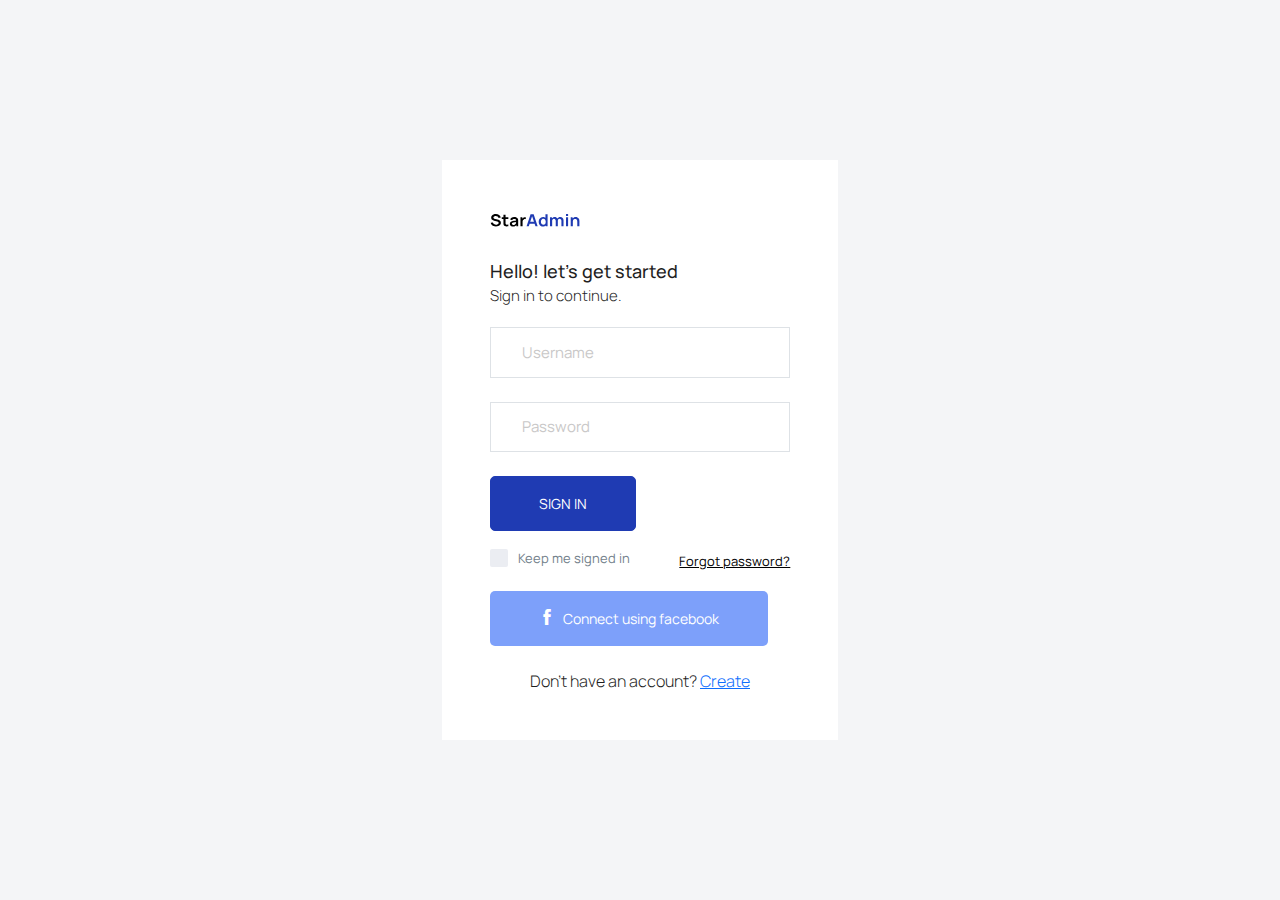
<file: public/dashboard/template/pages/samples/login.html>
<!DOCTYPE html>
<html lang="en">

<head>
  <!-- Required meta tags -->
  <meta charset="utf-8">
  <meta name="viewport" content="width=device-width, initial-scale=1, shrink-to-fit=no">
  <title>Star Admin2 </title>
  <!-- plugins:css -->
  <link rel="stylesheet" href="../../vendors/feather/feather.css">
  <link rel="stylesheet" href="../../vendors/mdi/css/materialdesignicons.min.css">
  <link rel="stylesheet" href="../../vendors/ti-icons/css/themify-icons.css">
  <link rel="stylesheet" href="../../vendors/typicons/typicons.css">
  <link rel="stylesheet" href="../../vendors/simple-line-icons/css/simple-line-icons.css">
  <link rel="stylesheet" href="../../vendors/css/vendor.bundle.base.css">
  <!-- endinject -->
  <!-- Plugin css for this page -->
  <!-- End plugin css for this page -->
  <!-- inject:css -->
  <link rel="stylesheet" href="../../css/vertical-layout-light/style.css">
  <!-- endinject -->
  <link rel="shortcut icon" href="../../images/favicon.png" />
</head>

<body>
  <div class="container-scroller">
    <div class="container-fluid page-body-wrapper full-page-wrapper">
      <div class="content-wrapper d-flex align-items-center auth px-0">
        <div class="row w-100 mx-0">
          <div class="col-lg-4 mx-auto">
            <div class="auth-form-light text-left py-5 px-4 px-sm-5">
              <div class="brand-logo">
                <img src="../../images/logo.svg" alt="logo">
              </div>
              <h4>Hello! let's get started</h4>
              <h6 class="fw-light">Sign in to continue.</h6>
              <form class="pt-3">
                <div class="form-group">
                  <input type="email" class="form-control form-control-lg" id="exampleInputEmail1" placeholder="Username">
                </div>
                <div class="form-group">
                  <input type="password" class="form-control form-control-lg" id="exampleInputPassword1" placeholder="Password">
                </div>
                <div class="mt-3">
                  <a class="btn btn-block btn-primary btn-lg font-weight-medium auth-form-btn" href="../../index.html">SIGN IN</a>
                </div>
                <div class="my-2 d-flex justify-content-between align-items-center">
                  <div class="form-check">
                    <label class="form-check-label text-muted">
                      <input type="checkbox" class="form-check-input">
                      Keep me signed in
                    </label>
                  </div>
                  <a href="#" class="auth-link text-black">Forgot password?</a>
                </div>
                <div class="mb-2">
                  <button type="button" class="btn btn-block btn-facebook auth-form-btn">
                    <i class="ti-facebook me-2"></i>Connect using facebook
                  </button>
                </div>
                <div class="text-center mt-4 fw-light">
                  Don't have an account? <a href="register.html" class="text-primary">Create</a>
                </div>
              </form>
            </div>
          </div>
        </div>
      </div>
      <!-- content-wrapper ends -->
    </div>
    <!-- page-body-wrapper ends -->
  </div>
  <!-- container-scroller -->
  <!-- plugins:js -->
  <script src="../../vendors/js/vendor.bundle.base.js"></script>
  <!-- endinject -->
  <!-- Plugin js for this page -->
  <script src="../../vendors/bootstrap-datepicker/bootstrap-datepicker.min.js"></script>
  <!-- End plugin js for this page -->
  <!-- inject:js -->
  <script src="../../js/off-canvas.js"></script>
  <script src="../../js/hoverable-collapse.js"></script>
  <script src="../../js/template.js"></script>
  <script src="../../js/settings.js"></script>
  <script src="../../js/todolist.js"></script>
  <!-- endinject -->
</body>

</html>
</file>
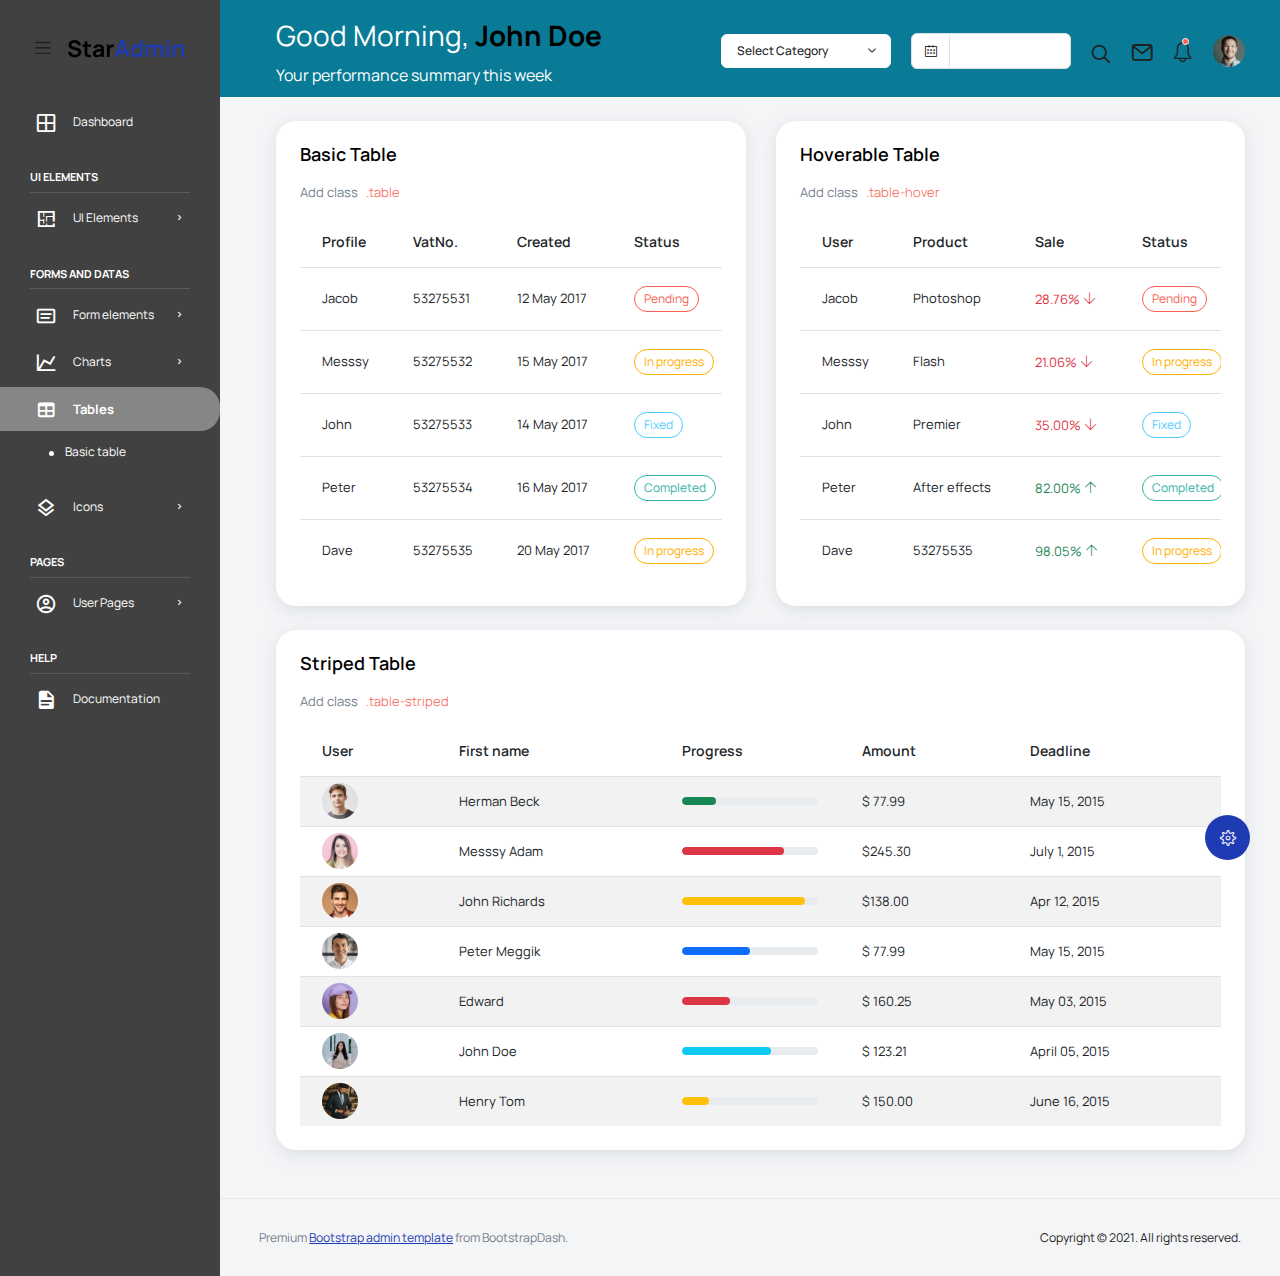
<file: public/dashboard/template/pages/tables/basic-table.html>
<!DOCTYPE html>
<html lang="en">

<head>
  <!-- Required meta tags -->
  <meta charset="utf-8">
  <meta name="viewport" content="width=device-width, initial-scale=1, shrink-to-fit=no">
  <title>Star Admin2 </title>
  <!-- plugins:css -->
  <link rel="stylesheet" href="../../vendors/feather/feather.css">
  <link rel="stylesheet" href="../../vendors/mdi/css/materialdesignicons.min.css">
  <link rel="stylesheet" href="../../vendors/ti-icons/css/themify-icons.css">
  <link rel="stylesheet" href="../../vendors/typicons/typicons.css">
  <link rel="stylesheet" href="../../vendors/simple-line-icons/css/simple-line-icons.css">
  <link rel="stylesheet" href="../../vendors/css/vendor.bundle.base.css">
  <!-- endinject -->
  <!-- Plugin css for this page -->
  <!-- End plugin css for this page -->
  <!-- inject:css -->
  <link rel="stylesheet" href="../../css/vertical-layout-light/style.css">
  <!-- endinject -->
  <link rel="shortcut icon" href="../../images/favicon.png" />
</head>

<body>
  <div class="container-scroller">
    <!-- partial:../../partials/_navbar.html -->
    <nav class="navbar default-layout col-lg-12 col-12 p-0 fixed-top d-flex align-items-top flex-row">
      <div class="text-center navbar-brand-wrapper d-flex align-items-center justify-content-start">
        <div class="me-3">
          <button class="navbar-toggler navbar-toggler align-self-center" type="button" data-bs-toggle="minimize">
            <span class="icon-menu"></span>
          </button>
        </div>
        <div>
          <a class="navbar-brand brand-logo" href="../../index.html">
            <img src="../../images/logo.svg" alt="logo" />
          </a>
          <a class="navbar-brand brand-logo-mini" href="../../index.html">
            <img src="../../images/logo-mini.svg" alt="logo" />
          </a>
        </div>
      </div>
      <div class="navbar-menu-wrapper d-flex align-items-top"> 
        <ul class="navbar-nav">
          <li class="nav-item font-weight-semibold d-none d-lg-block ms-0">
            <h1 class="welcome-text">Good Morning, <span class="text-black fw-bold">John Doe</span></h1>
            <h3 class="welcome-sub-text">Your performance summary this week </h3>
          </li>
        </ul>
        <ul class="navbar-nav ms-auto">
          <li class="nav-item dropdown d-none d-lg-block">
            <a class="nav-link dropdown-bordered dropdown-toggle dropdown-toggle-split" id="messageDropdown" href="#" data-bs-toggle="dropdown" aria-expanded="false"> Select Category </a>
            <div class="dropdown-menu dropdown-menu-right navbar-dropdown preview-list pb-0" aria-labelledby="messageDropdown">
              <a class="dropdown-item py-3" >
                <p class="mb-0 font-weight-medium float-left">Select category</p>
              </a>
              <div class="dropdown-divider"></div>
              <a class="dropdown-item preview-item">
                <div class="preview-item-content flex-grow py-2">
                  <p class="preview-subject ellipsis font-weight-medium text-dark">Bootstrap Bundle </p>
                  <p class="fw-light small-text mb-0">This is a Bundle featuring 16 unique dashboards</p>
                </div>
              </a>
              <a class="dropdown-item preview-item">
                <div class="preview-item-content flex-grow py-2">
                  <p class="preview-subject ellipsis font-weight-medium text-dark">Angular Bundle</p>
                  <p class="fw-light small-text mb-0">Everything you’ll ever need for your Angular projects</p>
                </div>
              </a>
              <a class="dropdown-item preview-item">
                <div class="preview-item-content flex-grow py-2">
                  <p class="preview-subject ellipsis font-weight-medium text-dark">VUE Bundle</p>
                  <p class="fw-light small-text mb-0">Bundle of 6 Premium Vue Admin Dashboard</p>
                </div>
              </a>
              <a class="dropdown-item preview-item">
                <div class="preview-item-content flex-grow py-2">
                  <p class="preview-subject ellipsis font-weight-medium text-dark">React Bundle</p>
                  <p class="fw-light small-text mb-0">Bundle of 8 Premium React Admin Dashboard</p>
                </div>
              </a>
            </div>
          </li>
          <li class="nav-item d-none d-lg-block">
            <div id="datepicker-popup" class="input-group date datepicker navbar-date-picker">
              <span class="input-group-addon input-group-prepend border-right">
                <span class="icon-calendar input-group-text calendar-icon"></span>
              </span>
              <input type="text" class="form-control">
            </div>
          </li>
          <li class="nav-item">
            <form class="search-form" action="#">
              <i class="icon-search"></i>
              <input type="search" class="form-control" placeholder="Search Here" title="Search here">
            </form>
          </li>
          <li class="nav-item dropdown">
            <a class="nav-link count-indicator" id="notificationDropdown" href="#" data-bs-toggle="dropdown">
              <i class="icon-mail icon-lg"></i>
            </a>
            <div class="dropdown-menu dropdown-menu-right navbar-dropdown preview-list pb-0" aria-labelledby="notificationDropdown">
              <a class="dropdown-item py-3 border-bottom">
                <p class="mb-0 font-weight-medium float-left">You have 4 new notifications </p>
                <span class="badge badge-pill badge-primary float-right">View all</span>
              </a>
              <a class="dropdown-item preview-item py-3">
                <div class="preview-thumbnail">
                  <i class="mdi mdi-alert m-auto text-primary"></i>
                </div>
                <div class="preview-item-content">
                  <h6 class="preview-subject fw-normal text-dark mb-1">Application Error</h6>
                  <p class="fw-light small-text mb-0"> Just now </p>
                </div>
              </a>
              <a class="dropdown-item preview-item py-3">
                <div class="preview-thumbnail">
                  <i class="mdi mdi-settings m-auto text-primary"></i>
                </div>
                <div class="preview-item-content">
                  <h6 class="preview-subject fw-normal text-dark mb-1">Settings</h6>
                  <p class="fw-light small-text mb-0"> Private message </p>
                </div>
              </a>
              <a class="dropdown-item preview-item py-3">
                <div class="preview-thumbnail">
                  <i class="mdi mdi-airballoon m-auto text-primary"></i>
                </div>
                <div class="preview-item-content">
                  <h6 class="preview-subject fw-normal text-dark mb-1">New user registration</h6>
                  <p class="fw-light small-text mb-0"> 2 days ago </p>
                </div>
              </a>
            </div>
          </li>
          <li class="nav-item dropdown"> 
            <a class="nav-link count-indicator" id="countDropdown" href="#" data-bs-toggle="dropdown" aria-expanded="false">
              <i class="icon-bell"></i>
              <span class="count"></span>
            </a>
            <div class="dropdown-menu dropdown-menu-right navbar-dropdown preview-list pb-0" aria-labelledby="countDropdown">
              <a class="dropdown-item py-3">
                <p class="mb-0 font-weight-medium float-left">You have 7 unread mails </p>
                <span class="badge badge-pill badge-primary float-right">View all</span>
              </a>
              <div class="dropdown-divider"></div>
              <a class="dropdown-item preview-item">
                <div class="preview-thumbnail">
                  <img src="../../images/faces/face10.jpg" alt="image" class="img-sm profile-pic">
                </div>
                <div class="preview-item-content flex-grow py-2">
                  <p class="preview-subject ellipsis font-weight-medium text-dark">Marian Garner </p>
                  <p class="fw-light small-text mb-0"> The meeting is cancelled </p>
                </div>
              </a>
              <a class="dropdown-item preview-item">
                <div class="preview-thumbnail">
                  <img src="../../images/faces/face12.jpg" alt="image" class="img-sm profile-pic">
                </div>
                <div class="preview-item-content flex-grow py-2">
                  <p class="preview-subject ellipsis font-weight-medium text-dark">David Grey </p>
                  <p class="fw-light small-text mb-0"> The meeting is cancelled </p>
                </div>
              </a>
              <a class="dropdown-item preview-item">
                <div class="preview-thumbnail">
                  <img src="../../images/faces/face1.jpg" alt="image" class="img-sm profile-pic">
                </div>
                <div class="preview-item-content flex-grow py-2">
                  <p class="preview-subject ellipsis font-weight-medium text-dark">Travis Jenkins </p>
                  <p class="fw-light small-text mb-0"> The meeting is cancelled </p>
                </div>
              </a>
            </div>
          </li>
          <li class="nav-item dropdown d-none d-lg-block user-dropdown">
            <a class="nav-link" id="UserDropdown" href="#" data-bs-toggle="dropdown" aria-expanded="false">
              <img class="img-xs rounded-circle" src="../../images/faces/face8.jpg" alt="Profile image"> </a>
            <div class="dropdown-menu dropdown-menu-right navbar-dropdown" aria-labelledby="UserDropdown">
              <div class="dropdown-header text-center">
                <img class="img-md rounded-circle" src="../../images/faces/face8.jpg" alt="Profile image">
                <p class="mb-1 mt-3 font-weight-semibold">Allen Moreno</p>
                <p class="fw-light text-muted mb-0">allenmoreno@gmail.com</p>
              </div>
              <a class="dropdown-item"><i class="dropdown-item-icon mdi mdi-account-outline text-primary me-2"></i> My Profile <span class="badge badge-pill badge-danger">1</span></a>
              <a class="dropdown-item"><i class="dropdown-item-icon mdi mdi-message-text-outline text-primary me-2"></i> Messages</a>
              <a class="dropdown-item"><i class="dropdown-item-icon mdi mdi-calendar-check-outline text-primary me-2"></i> Activity</a>
              <a class="dropdown-item"><i class="dropdown-item-icon mdi mdi-help-circle-outline text-primary me-2"></i> FAQ</a>
              <a class="dropdown-item"><i class="dropdown-item-icon mdi mdi-power text-primary me-2"></i>Sign Out</a>
            </div>
          </li>
        </ul>
        <button class="navbar-toggler navbar-toggler-right d-lg-none align-self-center" type="button" data-bs-toggle="offcanvas">
          <span class="mdi mdi-menu"></span>
        </button>
      </div>
    </nav>
    <!-- partial -->
    <div class="container-fluid page-body-wrapper">
      <!-- partial:../../partials/_settings-panel.html -->
      <div class="theme-setting-wrapper">
        <div id="settings-trigger"><i class="ti-settings"></i></div>
        <div id="theme-settings" class="settings-panel">
          <i class="settings-close ti-close"></i>
          <p class="settings-heading">SIDEBAR SKINS</p>
          <div class="sidebar-bg-options selected" id="sidebar-light-theme"><div class="img-ss rounded-circle bg-light border me-3"></div>Light</div>
          <div class="sidebar-bg-options" id="sidebar-dark-theme"><div class="img-ss rounded-circle bg-dark border me-3"></div>Dark</div>
          <p class="settings-heading mt-2">HEADER SKINS</p>
          <div class="color-tiles mx-0 px-4">
            <div class="tiles success"></div>
            <div class="tiles warning"></div>
            <div class="tiles danger"></div>
            <div class="tiles info"></div>
            <div class="tiles dark"></div>
            <div class="tiles default"></div>
          </div>
        </div>
      </div>
      <div id="right-sidebar" class="settings-panel">
        <i class="settings-close ti-close"></i>
        <ul class="nav nav-tabs border-top" id="setting-panel" role="tablist">
          <li class="nav-item">
            <a class="nav-link active" id="todo-tab" data-bs-toggle="tab" href="#todo-section" role="tab" aria-controls="todo-section" aria-expanded="true">TO DO LIST</a>
          </li>
          <li class="nav-item">
            <a class="nav-link" id="chats-tab" data-bs-toggle="tab" href="#chats-section" role="tab" aria-controls="chats-section">CHATS</a>
          </li>
        </ul>
        <div class="tab-content" id="setting-content">
          <div class="tab-pane fade show active scroll-wrapper" id="todo-section" role="tabpanel" aria-labelledby="todo-section">
            <div class="add-items d-flex px-3 mb-0">
              <form class="form w-100">
                <div class="form-group d-flex">
                  <input type="text" class="form-control todo-list-input" placeholder="Add To-do">
                  <button type="submit" class="add btn btn-primary todo-list-add-btn" id="add-task">Add</button>
                </div>
              </form>
            </div>
            <div class="list-wrapper px-3">
              <ul class="d-flex flex-column-reverse todo-list">
                <li>
                  <div class="form-check">
                    <label class="form-check-label">
                      <input class="checkbox" type="checkbox">
                      Team review meeting at 3.00 PM
                    </label>
                  </div>
                  <i class="remove ti-close"></i>
                </li>
                <li>
                  <div class="form-check">
                    <label class="form-check-label">
                      <input class="checkbox" type="checkbox">
                      Prepare for presentation
                    </label>
                  </div>
                  <i class="remove ti-close"></i>
                </li>
                <li>
                  <div class="form-check">
                    <label class="form-check-label">
                      <input class="checkbox" type="checkbox">
                      Resolve all the low priority tickets due today
                    </label>
                  </div>
                  <i class="remove ti-close"></i>
                </li>
                <li class="completed">
                  <div class="form-check">
                    <label class="form-check-label">
                      <input class="checkbox" type="checkbox" checked>
                      Schedule meeting for next week
                    </label>
                  </div>
                  <i class="remove ti-close"></i>
                </li>
                <li class="completed">
                  <div class="form-check">
                    <label class="form-check-label">
                      <input class="checkbox" type="checkbox" checked>
                      Project review
                    </label>
                  </div>
                  <i class="remove ti-close"></i>
                </li>
              </ul>
            </div>
            <h4 class="px-3 text-muted mt-5 fw-light mb-0">Events</h4>
            <div class="events pt-4 px-3">
              <div class="wrapper d-flex mb-2">
                <i class="ti-control-record text-primary me-2"></i>
                <span>Feb 11 2018</span>
              </div>
              <p class="mb-0 font-weight-thin text-gray">Creating component page build a js</p>
              <p class="text-gray mb-0">The total number of sessions</p>
            </div>
            <div class="events pt-4 px-3">
              <div class="wrapper d-flex mb-2">
                <i class="ti-control-record text-primary me-2"></i>
                <span>Feb 7 2018</span>
              </div>
              <p class="mb-0 font-weight-thin text-gray">Meeting with Alisa</p>
              <p class="text-gray mb-0 ">Call Sarah Graves</p>
            </div>
          </div>
          <!-- To do section tab ends -->
          <div class="tab-pane fade" id="chats-section" role="tabpanel" aria-labelledby="chats-section">
            <div class="d-flex align-items-center justify-content-between border-bottom">
              <p class="settings-heading border-top-0 mb-3 pl-3 pt-0 border-bottom-0 pb-0">Friends</p>
              <small class="settings-heading border-top-0 mb-3 pt-0 border-bottom-0 pb-0 pr-3 fw-normal">See All</small>
            </div>
            <ul class="chat-list">
              <li class="list active">
                <div class="profile"><img src="../../images/faces/face1.jpg" alt="image"><span class="online"></span></div>
                <div class="info">
                  <p>Thomas Douglas</p>
                  <p>Available</p>
                </div>
                <small class="text-muted my-auto">19 min</small>
              </li>
              <li class="list">
                <div class="profile"><img src="../../images/faces/face2.jpg" alt="image"><span class="offline"></span></div>
                <div class="info">
                  <div class="wrapper d-flex">
                    <p>Catherine</p>
                  </div>
                  <p>Away</p>
                </div>
                <div class="badge badge-success badge-pill my-auto mx-2">4</div>
                <small class="text-muted my-auto">23 min</small>
              </li>
              <li class="list">
                <div class="profile"><img src="../../images/faces/face3.jpg" alt="image"><span class="online"></span></div>
                <div class="info">
                  <p>Daniel Russell</p>
                  <p>Available</p>
                </div>
                <small class="text-muted my-auto">14 min</small>
              </li>
              <li class="list">
                <div class="profile"><img src="../../images/faces/face4.jpg" alt="image"><span class="offline"></span></div>
                <div class="info">
                  <p>James Richardson</p>
                  <p>Away</p>
                </div>
                <small class="text-muted my-auto">2 min</small>
              </li>
              <li class="list">
                <div class="profile"><img src="../../images/faces/face5.jpg" alt="image"><span class="online"></span></div>
                <div class="info">
                  <p>Madeline Kennedy</p>
                  <p>Available</p>
                </div>
                <small class="text-muted my-auto">5 min</small>
              </li>
              <li class="list">
                <div class="profile"><img src="../../images/faces/face6.jpg" alt="image"><span class="online"></span></div>
                <div class="info">
                  <p>Sarah Graves</p>
                  <p>Available</p>
                </div>
                <small class="text-muted my-auto">47 min</small>
              </li>
            </ul>
          </div>
          <!-- chat tab ends -->
        </div>
      </div>
      <!-- partial -->
      <!-- partial:../../partials/_sidebar.html -->
      <nav class="sidebar sidebar-offcanvas" id="sidebar">
        <ul class="nav">
          <li class="nav-item">
            <a class="nav-link" href="../../index.html">
              <i class="mdi mdi-grid-large menu-icon"></i>
              <span class="menu-title">Dashboard</span>
            </a>
          </li>
          <li class="nav-item nav-category">UI Elements</li>
          <li class="nav-item">
            <a class="nav-link" data-bs-toggle="collapse" href="#ui-basic" aria-expanded="false" aria-controls="ui-basic">
              <i class="menu-icon mdi mdi-floor-plan"></i>
              <span class="menu-title">UI Elements</span>
              <i class="menu-arrow"></i> 
            </a>
            <div class="collapse" id="ui-basic">
              <ul class="nav flex-column sub-menu">
                <li class="nav-item"> <a class="nav-link" href="../../pages/ui-features/buttons.html">Buttons</a></li>
                <li class="nav-item"> <a class="nav-link" href="../../pages/ui-features/dropdowns.html">Dropdowns</a></li>
                <li class="nav-item"> <a class="nav-link" href="../../pages/ui-features/typography.html">Typography</a></li>
              </ul>
            </div>
          </li>
          <li class="nav-item nav-category">Forms and Datas</li>
          <li class="nav-item">
            <a class="nav-link" data-bs-toggle="collapse" href="#form-elements" aria-expanded="false" aria-controls="form-elements">
              <i class="menu-icon mdi mdi-card-text-outline"></i>
              <span class="menu-title">Form elements</span>
              <i class="menu-arrow"></i>
            </a>
            <div class="collapse" id="form-elements">
              <ul class="nav flex-column sub-menu">
                <li class="nav-item"><a class="nav-link" href="../../pages/forms/basic_elements.html">Basic Elements</a></li>
              </ul>
            </div>
          </li>
          <li class="nav-item">
            <a class="nav-link" data-bs-toggle="collapse" href="#charts" aria-expanded="false" aria-controls="charts">
              <i class="menu-icon mdi mdi-chart-line"></i>
              <span class="menu-title">Charts</span>
              <i class="menu-arrow"></i>
            </a>
            <div class="collapse" id="charts">
              <ul class="nav flex-column sub-menu">
                <li class="nav-item"> <a class="nav-link" href="../../pages/charts/chartjs.html">ChartJs</a></li>
              </ul>
            </div>
          </li>
          <li class="nav-item">
            <a class="nav-link" data-bs-toggle="collapse" href="#tables" aria-expanded="false" aria-controls="tables">
              <i class="menu-icon mdi mdi-table"></i>
              <span class="menu-title">Tables</span>
              <i class="menu-arrow"></i>
            </a>
            <div class="collapse" id="tables">
              <ul class="nav flex-column sub-menu">
                <li class="nav-item"> <a class="nav-link" href="../../pages/tables/basic-table.html">Basic table</a></li>
              </ul>
            </div>
          </li>
          <li class="nav-item">
            <a class="nav-link" data-bs-toggle="collapse" href="#icons" aria-expanded="false" aria-controls="icons">
              <i class="menu-icon mdi mdi-layers-outline"></i>
              <span class="menu-title">Icons</span>
              <i class="menu-arrow"></i>
            </a>
            <div class="collapse" id="icons">
              <ul class="nav flex-column sub-menu">
                <li class="nav-item"> <a class="nav-link" href="../../pages/icons/mdi.html">Mdi icons</a></li>
              </ul>
            </div>
          </li>
          <li class="nav-item nav-category">pages</li>
          <li class="nav-item">
            <a class="nav-link" data-bs-toggle="collapse" href="#auth" aria-expanded="false" aria-controls="auth">
              <i class="menu-icon mdi mdi-account-circle-outline"></i>
              <span class="menu-title">User Pages</span>
              <i class="menu-arrow"></i>
            </a>
            <div class="collapse" id="auth">
              <ul class="nav flex-column sub-menu">
                <li class="nav-item"> <a class="nav-link" href="../../pages/samples/login.html"> Login </a></li>
              </ul>
            </div>
          </li>
          <li class="nav-item nav-category">help</li>
          <li class="nav-item">
            <a class="nav-link" href="http://bootstrapdash.com/demo/star-admin2-free/docs/documentation.html">
              <i class="menu-icon mdi mdi-file-document"></i>
              <span class="menu-title">Documentation</span>
            </a>
          </li>
        </ul>
      </nav>
      <!-- partial -->
      <div class="main-panel">
        <div class="content-wrapper">
          <div class="row">
            <div class="col-lg-6 grid-margin stretch-card">
              <div class="card">
                <div class="card-body">
                  <h4 class="card-title">Basic Table</h4>
                  <p class="card-description">
                    Add class <code>.table</code>
                  </p>
                  <div class="table-responsive">
                    <table class="table">
                      <thead>
                        <tr>
                          <th>Profile</th>
                          <th>VatNo.</th>
                          <th>Created</th>
                          <th>Status</th>
                        </tr>
                      </thead>
                      <tbody>
                        <tr>
                          <td>Jacob</td>
                          <td>53275531</td>
                          <td>12 May 2017</td>
                          <td><label class="badge badge-danger">Pending</label></td>
                        </tr>
                        <tr>
                          <td>Messsy</td>
                          <td>53275532</td>
                          <td>15 May 2017</td>
                          <td><label class="badge badge-warning">In progress</label></td>
                        </tr>
                        <tr>
                          <td>John</td>
                          <td>53275533</td>
                          <td>14 May 2017</td>
                          <td><label class="badge badge-info">Fixed</label></td>
                        </tr>
                        <tr>
                          <td>Peter</td>
                          <td>53275534</td>
                          <td>16 May 2017</td>
                          <td><label class="badge badge-success">Completed</label></td>
                        </tr>
                        <tr>
                          <td>Dave</td>
                          <td>53275535</td>
                          <td>20 May 2017</td>
                          <td><label class="badge badge-warning">In progress</label></td>
                        </tr>
                      </tbody>
                    </table>
                  </div>
                </div>
              </div>
            </div>
            <div class="col-lg-6 grid-margin stretch-card">
              <div class="card">
                <div class="card-body">
                  <h4 class="card-title">Hoverable Table</h4>
                  <p class="card-description">
                    Add class <code>.table-hover</code>
                  </p>
                  <div class="table-responsive">
                    <table class="table table-hover">
                      <thead>
                        <tr>
                          <th>User</th>
                          <th>Product</th>
                          <th>Sale</th>
                          <th>Status</th>
                        </tr>
                      </thead>
                      <tbody>
                        <tr>
                          <td>Jacob</td>
                          <td>Photoshop</td>
                          <td class="text-danger"> 28.76% <i class="ti-arrow-down"></i></td>
                          <td><label class="badge badge-danger">Pending</label></td>
                        </tr>
                        <tr>
                          <td>Messsy</td>
                          <td>Flash</td>
                          <td class="text-danger"> 21.06% <i class="ti-arrow-down"></i></td>
                          <td><label class="badge badge-warning">In progress</label></td>
                        </tr>
                        <tr>
                          <td>John</td>
                          <td>Premier</td>
                          <td class="text-danger"> 35.00% <i class="ti-arrow-down"></i></td>
                          <td><label class="badge badge-info">Fixed</label></td>
                        </tr>
                        <tr>
                          <td>Peter</td>
                          <td>After effects</td>
                          <td class="text-success"> 82.00% <i class="ti-arrow-up"></i></td>
                          <td><label class="badge badge-success">Completed</label></td>
                        </tr>
                        <tr>
                          <td>Dave</td>
                          <td>53275535</td>
                          <td class="text-success"> 98.05% <i class="ti-arrow-up"></i></td>
                          <td><label class="badge badge-warning">In progress</label></td>
                        </tr>
                      </tbody>
                    </table>
                  </div>
                </div>
              </div>
            </div>
            <div class="col-lg-12 grid-margin stretch-card">
              <div class="card">
                <div class="card-body">
                  <h4 class="card-title">Striped Table</h4>
                  <p class="card-description">
                    Add class <code>.table-striped</code>
                  </p>
                  <div class="table-responsive">
                    <table class="table table-striped">
                      <thead>
                        <tr>
                          <th>
                            User
                          </th>
                          <th>
                            First name
                          </th>
                          <th>
                            Progress
                          </th>
                          <th>
                            Amount
                          </th>
                          <th>
                            Deadline
                          </th>
                        </tr>
                      </thead>
                      <tbody>
                        <tr>
                          <td class="py-1">
                            <img src="../../images/faces/face1.jpg" alt="image"/>
                          </td>
                          <td>
                            Herman Beck
                          </td>
                          <td>
                            <div class="progress">
                              <div class="progress-bar bg-success" role="progressbar" style="width: 25%" aria-valuenow="25" aria-valuemin="0" aria-valuemax="100"></div>
                            </div>
                          </td>
                          <td>
                            $ 77.99
                          </td>
                          <td>
                            May 15, 2015
                          </td>
                        </tr>
                        <tr>
                          <td class="py-1">
                            <img src="../../images/faces/face2.jpg" alt="image"/>
                          </td>
                          <td>
                            Messsy Adam
                          </td>
                          <td>
                            <div class="progress">
                              <div class="progress-bar bg-danger" role="progressbar" style="width: 75%" aria-valuenow="75" aria-valuemin="0" aria-valuemax="100"></div>
                            </div>
                          </td>
                          <td>
                            $245.30
                          </td>
                          <td>
                            July 1, 2015
                          </td>
                        </tr>
                        <tr>
                          <td class="py-1">
                            <img src="../../images/faces/face3.jpg" alt="image"/>
                          </td>
                          <td>
                            John Richards
                          </td>
                          <td>
                            <div class="progress">
                              <div class="progress-bar bg-warning" role="progressbar" style="width: 90%" aria-valuenow="90" aria-valuemin="0" aria-valuemax="100"></div>
                            </div>
                          </td>
                          <td>
                            $138.00
                          </td>
                          <td>
                            Apr 12, 2015
                          </td>
                        </tr>
                        <tr>
                          <td class="py-1">
                            <img src="../../images/faces/face4.jpg" alt="image"/>
                          </td>
                          <td>
                            Peter Meggik
                          </td>
                          <td>
                            <div class="progress">
                              <div class="progress-bar bg-primary" role="progressbar" style="width: 50%" aria-valuenow="50" aria-valuemin="0" aria-valuemax="100"></div>
                            </div>
                          </td>
                          <td>
                            $ 77.99
                          </td>
                          <td>
                            May 15, 2015
                          </td>
                        </tr>
                        <tr>
                          <td class="py-1">
                            <img src="../../images/faces/face5.jpg" alt="image"/>
                          </td>
                          <td>
                            Edward
                          </td>
                          <td>
                            <div class="progress">
                              <div class="progress-bar bg-danger" role="progressbar" style="width: 35%" aria-valuenow="35" aria-valuemin="0" aria-valuemax="100"></div>
                            </div>
                          </td>
                          <td>
                            $ 160.25
                          </td>
                          <td>
                            May 03, 2015
                          </td>
                        </tr>
                        <tr>
                          <td class="py-1">
                            <img src="../../images/faces/face6.jpg" alt="image"/>
                          </td>
                          <td>
                            John Doe
                          </td>
                          <td>
                            <div class="progress">
                              <div class="progress-bar bg-info" role="progressbar" style="width: 65%" aria-valuenow="65" aria-valuemin="0" aria-valuemax="100"></div>
                            </div>
                          </td>
                          <td>
                            $ 123.21
                          </td>
                          <td>
                            April 05, 2015
                          </td>
                        </tr>
                        <tr>
                          <td class="py-1">
                            <img src="../../images/faces/face7.jpg" alt="image"/>
                          </td>
                          <td>
                            Henry Tom
                          </td>
                          <td>
                            <div class="progress">
                              <div class="progress-bar bg-warning" role="progressbar" style="width: 20%" aria-valuenow="20" aria-valuemin="0" aria-valuemax="100"></div>
                            </div>
                          </td>
                          <td>
                            $ 150.00
                          </td>
                          <td>
                            June 16, 2015
                          </td>
                        </tr>
                      </tbody>
                    </table>
                  </div>
                </div>
              </div>
            </div>
          </div>
        </div>
        <!-- content-wrapper ends -->
        <!-- partial:../../partials/_footer.html -->
        <footer class="footer">
          <div class="d-sm-flex justify-content-center justify-content-sm-between">
            <span class="text-muted text-center text-sm-left d-block d-sm-inline-block">Premium <a href="https://www.bootstrapdash.com/" target="_blank">Bootstrap admin template</a> from BootstrapDash.</span>
            <span class="float-none float-sm-right d-block mt-1 mt-sm-0 text-center">Copyright © 2021. All rights reserved.</span>
          </div>
        </footer>
        <!-- partial -->
      </div>
      <!-- main-panel ends -->
    </div>
    <!-- page-body-wrapper ends -->
  </div>
  <!-- container-scroller -->
  <!-- plugins:js -->
  <script src="../../vendors/js/vendor.bundle.base.js"></script>
  <!-- endinject -->
  <!-- Plugin js for this page -->
  <script src="../../vendors/bootstrap-datepicker/bootstrap-datepicker.min.js"></script>
  <!-- End plugin js for this page -->
  <!-- inject:js -->
  <script src="../../js/off-canvas.js"></script>
  <script src="../../js/hoverable-collapse.js"></script>
  <script src="../../js/template.js"></script>
  <script src="../../js/settings.js"></script>
  <script src="../../js/todolist.js"></script>
  <!-- endinject -->
  <!-- Custom js for this page-->
  <!-- End custom js for this page-->
</body>

</html>
</file>
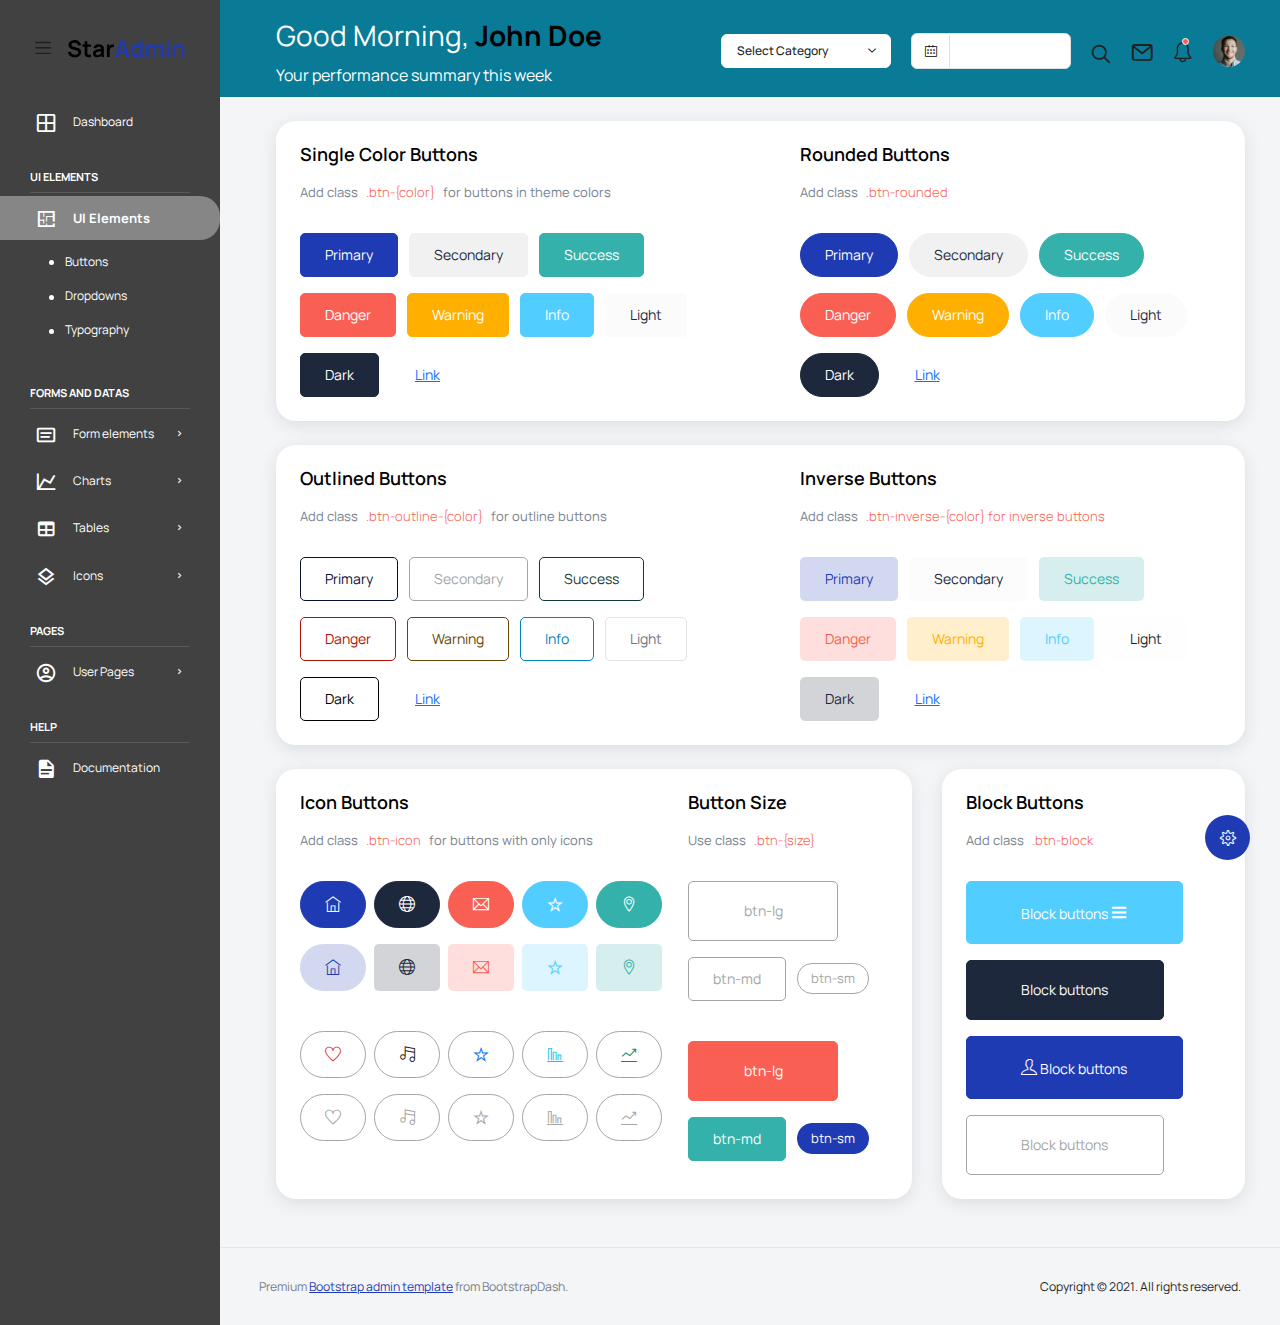
<file: public/dashboard/template/pages/ui-features/buttons.html>
<!DOCTYPE html>
<html lang="en">

<head>
  <!-- Required meta tags -->
  <meta charset="utf-8">
  <meta name="viewport" content="width=device-width, initial-scale=1, shrink-to-fit=no">
  <title>Star Admin2 </title>
  <!-- plugins:css -->
  <link rel="stylesheet" href="../../vendors/feather/feather.css">
  <link rel="stylesheet" href="../../vendors/mdi/css/materialdesignicons.min.css">
  <link rel="stylesheet" href="../../vendors/ti-icons/css/themify-icons.css">
  <link rel="stylesheet" href="../../vendors/typicons/typicons.css">
  <link rel="stylesheet" href="../../vendors/simple-line-icons/css/simple-line-icons.css">
  <link rel="stylesheet" href="../../vendors/css/vendor.bundle.base.css">
  <!-- endinject -->
  <!-- Plugin css for this page -->
  <!-- End plugin css for this page -->
  <!-- inject:css -->
  <link rel="stylesheet" href="../../css/vertical-layout-light/style.css">
  <!-- endinject -->
  <link rel="shortcut icon" href="../../images/favicon.png" />
</head>

<body>
  <div class="container-scroller">
    <!-- partial:../../partials/_navbar.html -->
    <nav class="navbar default-layout col-lg-12 col-12 p-0 fixed-top d-flex align-items-top flex-row">
      <div class="text-center navbar-brand-wrapper d-flex align-items-center justify-content-start">
        <div class="me-3">
          <button class="navbar-toggler navbar-toggler align-self-center" type="button" data-bs-toggle="minimize">
            <span class="icon-menu"></span>
          </button>
        </div>
        <div>
          <a class="navbar-brand brand-logo" href="../../index.html">
            <img src="../../images/logo.svg" alt="logo" />
          </a>
          <a class="navbar-brand brand-logo-mini" href="../../index.html">
            <img src="../../images/logo-mini.svg" alt="logo" />
          </a>
        </div>
      </div>
      <div class="navbar-menu-wrapper d-flex align-items-top"> 
        <ul class="navbar-nav">
          <li class="nav-item font-weight-semibold d-none d-lg-block ms-0">
            <h1 class="welcome-text">Good Morning, <span class="text-black fw-bold">John Doe</span></h1>
            <h3 class="welcome-sub-text">Your performance summary this week </h3>
          </li>
        </ul>
        <ul class="navbar-nav ms-auto">
          <li class="nav-item dropdown d-none d-lg-block">
            <a class="nav-link dropdown-bordered dropdown-toggle dropdown-toggle-split" id="messageDropdown" href="#" data-bs-toggle="dropdown" aria-expanded="false"> Select Category </a>
            <div class="dropdown-menu dropdown-menu-right navbar-dropdown preview-list pb-0" aria-labelledby="messageDropdown">
              <a class="dropdown-item py-3" >
                <p class="mb-0 font-weight-medium float-left">Select category</p>
              </a>
              <div class="dropdown-divider"></div>
              <a class="dropdown-item preview-item">
                <div class="preview-item-content flex-grow py-2">
                  <p class="preview-subject ellipsis font-weight-medium text-dark">Bootstrap Bundle </p>
                  <p class="fw-light small-text mb-0">This is a Bundle featuring 16 unique dashboards</p>
                </div>
              </a>
              <a class="dropdown-item preview-item">
                <div class="preview-item-content flex-grow py-2">
                  <p class="preview-subject ellipsis font-weight-medium text-dark">Angular Bundle</p>
                  <p class="fw-light small-text mb-0">Everything you’ll ever need for your Angular projects</p>
                </div>
              </a>
              <a class="dropdown-item preview-item">
                <div class="preview-item-content flex-grow py-2">
                  <p class="preview-subject ellipsis font-weight-medium text-dark">VUE Bundle</p>
                  <p class="fw-light small-text mb-0">Bundle of 6 Premium Vue Admin Dashboard</p>
                </div>
              </a>
              <a class="dropdown-item preview-item">
                <div class="preview-item-content flex-grow py-2">
                  <p class="preview-subject ellipsis font-weight-medium text-dark">React Bundle</p>
                  <p class="fw-light small-text mb-0">Bundle of 8 Premium React Admin Dashboard</p>
                </div>
              </a>
            </div>
          </li>
          <li class="nav-item d-none d-lg-block">
            <div id="datepicker-popup" class="input-group date datepicker navbar-date-picker">
              <span class="input-group-addon input-group-prepend border-right">
                <span class="icon-calendar input-group-text calendar-icon"></span>
              </span>
              <input type="text" class="form-control">
            </div>
          </li>
          <li class="nav-item">
            <form class="search-form" action="#">
              <i class="icon-search"></i>
              <input type="search" class="form-control" placeholder="Search Here" title="Search here">
            </form>
          </li>
          <li class="nav-item dropdown">
            <a class="nav-link count-indicator" id="notificationDropdown" href="#" data-bs-toggle="dropdown">
              <i class="icon-mail icon-lg"></i>
            </a>
            <div class="dropdown-menu dropdown-menu-right navbar-dropdown preview-list pb-0" aria-labelledby="notificationDropdown">
              <a class="dropdown-item py-3 border-bottom">
                <p class="mb-0 font-weight-medium float-left">You have 4 new notifications </p>
                <span class="badge badge-pill badge-primary float-right">View all</span>
              </a>
              <a class="dropdown-item preview-item py-3">
                <div class="preview-thumbnail">
                  <i class="mdi mdi-alert m-auto text-primary"></i>
                </div>
                <div class="preview-item-content">
                  <h6 class="preview-subject fw-normal text-dark mb-1">Application Error</h6>
                  <p class="fw-light small-text mb-0"> Just now </p>
                </div>
              </a>
              <a class="dropdown-item preview-item py-3">
                <div class="preview-thumbnail">
                  <i class="mdi mdi-settings m-auto text-primary"></i>
                </div>
                <div class="preview-item-content">
                  <h6 class="preview-subject fw-normal text-dark mb-1">Settings</h6>
                  <p class="fw-light small-text mb-0"> Private message </p>
                </div>
              </a>
              <a class="dropdown-item preview-item py-3">
                <div class="preview-thumbnail">
                  <i class="mdi mdi-airballoon m-auto text-primary"></i>
                </div>
                <div class="preview-item-content">
                  <h6 class="preview-subject fw-normal text-dark mb-1">New user registration</h6>
                  <p class="fw-light small-text mb-0"> 2 days ago </p>
                </div>
              </a>
            </div>
          </li>
          <li class="nav-item dropdown"> 
            <a class="nav-link count-indicator" id="countDropdown" href="#" data-bs-toggle="dropdown" aria-expanded="false">
              <i class="icon-bell"></i>
              <span class="count"></span>
            </a>
            <div class="dropdown-menu dropdown-menu-right navbar-dropdown preview-list pb-0" aria-labelledby="countDropdown">
              <a class="dropdown-item py-3">
                <p class="mb-0 font-weight-medium float-left">You have 7 unread mails </p>
                <span class="badge badge-pill badge-primary float-right">View all</span>
              </a>
              <div class="dropdown-divider"></div>
              <a class="dropdown-item preview-item">
                <div class="preview-thumbnail">
                  <img src="../../images/faces/face10.jpg" alt="image" class="img-sm profile-pic">
                </div>
                <div class="preview-item-content flex-grow py-2">
                  <p class="preview-subject ellipsis font-weight-medium text-dark">Marian Garner </p>
                  <p class="fw-light small-text mb-0"> The meeting is cancelled </p>
                </div>
              </a>
              <a class="dropdown-item preview-item">
                <div class="preview-thumbnail">
                  <img src="../../images/faces/face12.jpg" alt="image" class="img-sm profile-pic">
                </div>
                <div class="preview-item-content flex-grow py-2">
                  <p class="preview-subject ellipsis font-weight-medium text-dark">David Grey </p>
                  <p class="fw-light small-text mb-0"> The meeting is cancelled </p>
                </div>
              </a>
              <a class="dropdown-item preview-item">
                <div class="preview-thumbnail">
                  <img src="../../images/faces/face1.jpg" alt="image" class="img-sm profile-pic">
                </div>
                <div class="preview-item-content flex-grow py-2">
                  <p class="preview-subject ellipsis font-weight-medium text-dark">Travis Jenkins </p>
                  <p class="fw-light small-text mb-0"> The meeting is cancelled </p>
                </div>
              </a>
            </div>
          </li>
          <li class="nav-item dropdown d-none d-lg-block user-dropdown">
            <a class="nav-link" id="UserDropdown" href="#" data-bs-toggle="dropdown" aria-expanded="false">
              <img class="img-xs rounded-circle" src="../../images/faces/face8.jpg" alt="Profile image"> </a>
            <div class="dropdown-menu dropdown-menu-right navbar-dropdown" aria-labelledby="UserDropdown">
              <div class="dropdown-header text-center">
                <img class="img-md rounded-circle" src="../../images/faces/face8.jpg" alt="Profile image">
                <p class="mb-1 mt-3 font-weight-semibold">Allen Moreno</p>
                <p class="fw-light text-muted mb-0">allenmoreno@gmail.com</p>
              </div>
              <a class="dropdown-item"><i class="dropdown-item-icon mdi mdi-account-outline text-primary me-2"></i> My Profile <span class="badge badge-pill badge-danger">1</span></a>
              <a class="dropdown-item"><i class="dropdown-item-icon mdi mdi-message-text-outline text-primary me-2"></i> Messages</a>
              <a class="dropdown-item"><i class="dropdown-item-icon mdi mdi-calendar-check-outline text-primary me-2"></i> Activity</a>
              <a class="dropdown-item"><i class="dropdown-item-icon mdi mdi-help-circle-outline text-primary me-2"></i> FAQ</a>
              <a class="dropdown-item"><i class="dropdown-item-icon mdi mdi-power text-primary me-2"></i>Sign Out</a>
            </div>
          </li>
        </ul>
        <button class="navbar-toggler navbar-toggler-right d-lg-none align-self-center" type="button" data-bs-toggle="offcanvas">
          <span class="mdi mdi-menu"></span>
        </button>
      </div>
    </nav>
    <!-- partial -->
    <div class="container-fluid page-body-wrapper">
      <!-- partial:../../partials/_settings-panel.html -->
      <div class="theme-setting-wrapper">
        <div id="settings-trigger"><i class="ti-settings"></i></div>
        <div id="theme-settings" class="settings-panel">
          <i class="settings-close ti-close"></i>
          <p class="settings-heading">SIDEBAR SKINS</p>
          <div class="sidebar-bg-options selected" id="sidebar-light-theme"><div class="img-ss rounded-circle bg-light border me-3"></div>Light</div>
          <div class="sidebar-bg-options" id="sidebar-dark-theme"><div class="img-ss rounded-circle bg-dark border me-3"></div>Dark</div>
          <p class="settings-heading mt-2">HEADER SKINS</p>
          <div class="color-tiles mx-0 px-4">
            <div class="tiles success"></div>
            <div class="tiles warning"></div>
            <div class="tiles danger"></div>
            <div class="tiles info"></div>
            <div class="tiles dark"></div>
            <div class="tiles default"></div>
          </div>
        </div>
      </div>
      <div id="right-sidebar" class="settings-panel">
        <i class="settings-close ti-close"></i>
        <ul class="nav nav-tabs border-top" id="setting-panel" role="tablist">
          <li class="nav-item">
            <a class="nav-link active" id="todo-tab" data-bs-toggle="tab" href="#todo-section" role="tab" aria-controls="todo-section" aria-expanded="true">TO DO LIST</a>
          </li>
          <li class="nav-item">
            <a class="nav-link" id="chats-tab" data-bs-toggle="tab" href="#chats-section" role="tab" aria-controls="chats-section">CHATS</a>
          </li>
        </ul>
        <div class="tab-content" id="setting-content">
          <div class="tab-pane fade show active scroll-wrapper" id="todo-section" role="tabpanel" aria-labelledby="todo-section">
            <div class="add-items d-flex px-3 mb-0">
              <form class="form w-100">
                <div class="form-group d-flex">
                  <input type="text" class="form-control todo-list-input" placeholder="Add To-do">
                  <button type="submit" class="add btn btn-primary todo-list-add-btn" id="add-task">Add</button>
                </div>
              </form>
            </div>
            <div class="list-wrapper px-3">
              <ul class="d-flex flex-column-reverse todo-list">
                <li>
                  <div class="form-check">
                    <label class="form-check-label">
                      <input class="checkbox" type="checkbox">
                      Team review meeting at 3.00 PM
                    </label>
                  </div>
                  <i class="remove ti-close"></i>
                </li>
                <li>
                  <div class="form-check">
                    <label class="form-check-label">
                      <input class="checkbox" type="checkbox">
                      Prepare for presentation
                    </label>
                  </div>
                  <i class="remove ti-close"></i>
                </li>
                <li>
                  <div class="form-check">
                    <label class="form-check-label">
                      <input class="checkbox" type="checkbox">
                      Resolve all the low priority tickets due today
                    </label>
                  </div>
                  <i class="remove ti-close"></i>
                </li>
                <li class="completed">
                  <div class="form-check">
                    <label class="form-check-label">
                      <input class="checkbox" type="checkbox" checked>
                      Schedule meeting for next week
                    </label>
                  </div>
                  <i class="remove ti-close"></i>
                </li>
                <li class="completed">
                  <div class="form-check">
                    <label class="form-check-label">
                      <input class="checkbox" type="checkbox" checked>
                      Project review
                    </label>
                  </div>
                  <i class="remove ti-close"></i>
                </li>
              </ul>
            </div>
            <h4 class="px-3 text-muted mt-5 fw-light mb-0">Events</h4>
            <div class="events pt-4 px-3">
              <div class="wrapper d-flex mb-2">
                <i class="ti-control-record text-primary me-2"></i>
                <span>Feb 11 2018</span>
              </div>
              <p class="mb-0 font-weight-thin text-gray">Creating component page build a js</p>
              <p class="text-gray mb-0">The total number of sessions</p>
            </div>
            <div class="events pt-4 px-3">
              <div class="wrapper d-flex mb-2">
                <i class="ti-control-record text-primary me-2"></i>
                <span>Feb 7 2018</span>
              </div>
              <p class="mb-0 font-weight-thin text-gray">Meeting with Alisa</p>
              <p class="text-gray mb-0 ">Call Sarah Graves</p>
            </div>
          </div>
          <!-- To do section tab ends -->
          <div class="tab-pane fade" id="chats-section" role="tabpanel" aria-labelledby="chats-section">
            <div class="d-flex align-items-center justify-content-between border-bottom">
              <p class="settings-heading border-top-0 mb-3 pl-3 pt-0 border-bottom-0 pb-0">Friends</p>
              <small class="settings-heading border-top-0 mb-3 pt-0 border-bottom-0 pb-0 pr-3 fw-normal">See All</small>
            </div>
            <ul class="chat-list">
              <li class="list active">
                <div class="profile"><img src="../../images/faces/face1.jpg" alt="image"><span class="online"></span></div>
                <div class="info">
                  <p>Thomas Douglas</p>
                  <p>Available</p>
                </div>
                <small class="text-muted my-auto">19 min</small>
              </li>
              <li class="list">
                <div class="profile"><img src="../../images/faces/face2.jpg" alt="image"><span class="offline"></span></div>
                <div class="info">
                  <div class="wrapper d-flex">
                    <p>Catherine</p>
                  </div>
                  <p>Away</p>
                </div>
                <div class="badge badge-success badge-pill my-auto mx-2">4</div>
                <small class="text-muted my-auto">23 min</small>
              </li>
              <li class="list">
                <div class="profile"><img src="../../images/faces/face3.jpg" alt="image"><span class="online"></span></div>
                <div class="info">
                  <p>Daniel Russell</p>
                  <p>Available</p>
                </div>
                <small class="text-muted my-auto">14 min</small>
              </li>
              <li class="list">
                <div class="profile"><img src="../../images/faces/face4.jpg" alt="image"><span class="offline"></span></div>
                <div class="info">
                  <p>James Richardson</p>
                  <p>Away</p>
                </div>
                <small class="text-muted my-auto">2 min</small>
              </li>
              <li class="list">
                <div class="profile"><img src="../../images/faces/face5.jpg" alt="image"><span class="online"></span></div>
                <div class="info">
                  <p>Madeline Kennedy</p>
                  <p>Available</p>
                </div>
                <small class="text-muted my-auto">5 min</small>
              </li>
              <li class="list">
                <div class="profile"><img src="../../images/faces/face6.jpg" alt="image"><span class="online"></span></div>
                <div class="info">
                  <p>Sarah Graves</p>
                  <p>Available</p>
                </div>
                <small class="text-muted my-auto">47 min</small>
              </li>
            </ul>
          </div>
          <!-- chat tab ends -->
        </div>
      </div>
      <!-- partial -->
      <!-- partial:../../partials/_sidebar.html -->
      <nav class="sidebar sidebar-offcanvas" id="sidebar">
        <ul class="nav">
          <li class="nav-item">
            <a class="nav-link" href="../../index.html">
              <i class="mdi mdi-grid-large menu-icon"></i>
              <span class="menu-title">Dashboard</span>
            </a>
          </li>
          <li class="nav-item nav-category">UI Elements</li>
          <li class="nav-item">
            <a class="nav-link" data-bs-toggle="collapse" href="#ui-basic" aria-expanded="false" aria-controls="ui-basic">
              <i class="menu-icon mdi mdi-floor-plan"></i>
              <span class="menu-title">UI Elements</span>
              <i class="menu-arrow"></i> 
            </a>
            <div class="collapse" id="ui-basic">
              <ul class="nav flex-column sub-menu">
                <li class="nav-item"> <a class="nav-link" href="../../pages/ui-features/buttons.html">Buttons</a></li>
                <li class="nav-item"> <a class="nav-link" href="../../pages/ui-features/dropdowns.html">Dropdowns</a></li>
                <li class="nav-item"> <a class="nav-link" href="../../pages/ui-features/typography.html">Typography</a></li>
              </ul>
            </div>
          </li>
          <li class="nav-item nav-category">Forms and Datas</li>
          <li class="nav-item">
            <a class="nav-link" data-bs-toggle="collapse" href="#form-elements" aria-expanded="false" aria-controls="form-elements">
              <i class="menu-icon mdi mdi-card-text-outline"></i>
              <span class="menu-title">Form elements</span>
              <i class="menu-arrow"></i>
            </a>
            <div class="collapse" id="form-elements">
              <ul class="nav flex-column sub-menu">
                <li class="nav-item"><a class="nav-link" href="../../pages/forms/basic_elements.html">Basic Elements</a></li>
              </ul>
            </div>
          </li>
          <li class="nav-item">
            <a class="nav-link" data-bs-toggle="collapse" href="#charts" aria-expanded="false" aria-controls="charts">
              <i class="menu-icon mdi mdi-chart-line"></i>
              <span class="menu-title">Charts</span>
              <i class="menu-arrow"></i>
            </a>
            <div class="collapse" id="charts">
              <ul class="nav flex-column sub-menu">
                <li class="nav-item"> <a class="nav-link" href="../../pages/charts/chartjs.html">ChartJs</a></li>
              </ul>
            </div>
          </li>
          <li class="nav-item">
            <a class="nav-link" data-bs-toggle="collapse" href="#tables" aria-expanded="false" aria-controls="tables">
              <i class="menu-icon mdi mdi-table"></i>
              <span class="menu-title">Tables</span>
              <i class="menu-arrow"></i>
            </a>
            <div class="collapse" id="tables">
              <ul class="nav flex-column sub-menu">
                <li class="nav-item"> <a class="nav-link" href="../../pages/tables/basic-table.html">Basic table</a></li>
              </ul>
            </div>
          </li>
          <li class="nav-item">
            <a class="nav-link" data-bs-toggle="collapse" href="#icons" aria-expanded="false" aria-controls="icons">
              <i class="menu-icon mdi mdi-layers-outline"></i>
              <span class="menu-title">Icons</span>
              <i class="menu-arrow"></i>
            </a>
            <div class="collapse" id="icons">
              <ul class="nav flex-column sub-menu">
                <li class="nav-item"> <a class="nav-link" href="../../pages/icons/mdi.html">Mdi icons</a></li>
              </ul>
            </div>
          </li>
          <li class="nav-item nav-category">pages</li>
          <li class="nav-item">
            <a class="nav-link" data-bs-toggle="collapse" href="#auth" aria-expanded="false" aria-controls="auth">
              <i class="menu-icon mdi mdi-account-circle-outline"></i>
              <span class="menu-title">User Pages</span>
              <i class="menu-arrow"></i>
            </a>
            <div class="collapse" id="auth">
              <ul class="nav flex-column sub-menu">
                <li class="nav-item"> <a class="nav-link" href="../../pages/samples/login.html"> Login </a></li>
              </ul>
            </div>
          </li>
          <li class="nav-item nav-category">help</li>
          <li class="nav-item">
            <a class="nav-link" href="http://bootstrapdash.com/demo/star-admin2-free/docs/documentation.html">
              <i class="menu-icon mdi mdi-file-document"></i>
              <span class="menu-title">Documentation</span>
            </a>
          </li>
        </ul>
      </nav>
      <!-- partial -->
      <div class="main-panel">          
        <div class="content-wrapper">
          <div class="row">
            <div class="col-12 grid-margin stretch-card">
              <div class="card">
                <div class="row">
                  <div class="col-md-6">
                    <div class="card-body">
                      <h4 class="card-title">Single color buttons</h4>
                      <p class="card-description">Add class <code>.btn-{color}</code> for buttons in theme colors</p>
                      <div class="template-demo">
                        <button type="button" class="btn btn-primary">Primary</button>
                        <button type="button" class="btn btn-secondary">Secondary</button>
                        <button type="button" class="btn btn-success">Success</button>
                        <button type="button" class="btn btn-danger">Danger</button>
                        <button type="button" class="btn btn-warning">Warning</button>
                        <button type="button" class="btn btn-info">Info</button>
                        <button type="button" class="btn btn-light">Light</button>
                        <button type="button" class="btn btn-dark">Dark</button>
                        <button type="button" class="btn btn-link">Link</button>
                      </div>
                    </div>
                  </div>
                  <div class="col-md-6">
                    <div class="card-body">
                      <h4 class="card-title">Rounded buttons</h4>
                      <p class="card-description">Add class <code>.btn-rounded</code></p>
                      <div class="template-demo">
                        <button type="button" class="btn btn-primary btn-rounded btn-fw">Primary</button>
                        <button type="button" class="btn btn-secondary btn-rounded btn-fw">Secondary</button>
                        <button type="button" class="btn btn-success btn-rounded btn-fw">Success</button>
                        <button type="button" class="btn btn-danger btn-rounded btn-fw">Danger</button>
                        <button type="button" class="btn btn-warning btn-rounded btn-fw">Warning</button>
                        <button type="button" class="btn btn-info btn-rounded btn-fw">Info</button>
                        <button type="button" class="btn btn-light btn-rounded btn-fw">Light</button>
                        <button type="button" class="btn btn-dark btn-rounded btn-fw">Dark</button>
                        <button type="button" class="btn btn-link btn-rounded btn-fw">Link</button>
                      </div>
                    </div>
                  </div>
                </div>
              </div>
            </div>
            <div class="col-12 grid-margin stretch-card">
              <div class="card">
                <div class="row">
                  <div class="col-md-6">
                    <div class="card-body">
                      <h4 class="card-title">Outlined buttons</h4>
                      <p class="card-description">Add class <code>.btn-outline-{color}</code> for outline buttons</p>
                      <div class="template-demo">
                        <button type="button" class="btn btn-outline-primary btn-fw">Primary</button>
                        <button type="button" class="btn btn-outline-secondary btn-fw">Secondary</button>
                        <button type="button" class="btn btn-outline-success btn-fw">Success</button>
                        <button type="button" class="btn btn-outline-danger btn-fw">Danger</button>
                        <button type="button" class="btn btn-outline-warning btn-fw">Warning</button>
                        <button type="button" class="btn btn-outline-info btn-fw">Info</button>
                        <button type="button" class="btn btn-outline-light btn-fw">Light</button>
                        <button type="button" class="btn btn-outline-dark btn-fw">Dark</button>
                        <button type="button" class="btn btn-link btn-fw">Link</button>
                      </div>
                    </div>
                  </div>
                  <div class="col-md-6">
                    <div class="card-body">
                      <h4 class="card-title">Inverse buttons</h4>
                      <p class="card-description">Add class <code>.btn-inverse-{color} for inverse buttons</code></p>
                      <div class="template-demo">
                        <button type="button" class="btn btn-inverse-primary btn-fw">Primary</button>
                        <button type="button" class="btn btn-inverse-secondary btn-fw">Secondary</button>
                        <button type="button" class="btn btn-inverse-success btn-fw">Success</button>
                        <button type="button" class="btn btn-inverse-danger btn-fw">Danger</button>
                        <button type="button" class="btn btn-inverse-warning btn-fw">Warning</button>
                        <button type="button" class="btn btn-inverse-info btn-fw">Info</button>
                        <button type="button" class="btn btn-inverse-light btn-fw">Light</button>
                        <button type="button" class="btn btn-inverse-dark btn-fw">Dark</button>
                        <button type="button" class="btn btn-link btn-fw">Link</button>
                      </div>
                    </div>
                  </div>
                </div>
              </div>
            </div>
            <div class="col-md-8 grid-margin stretch-card">
              <div class="card">
                <div class="row">
                  <div class="col-md-7">
                    <div class="card-body">
                    <h4 class="card-title">Icon Buttons</h4>
                    <p class="card-description">Add class <code>.btn-icon</code> for buttons with only icons</p>
                    <div class="template-demo d-flex justify-content-between flex-nowrap">
                      <button type="button" class="btn btn-primary btn-rounded btn-icon">
                        <i class="ti-home"></i>
                      </button>
                      <button type="button" class="btn btn-dark btn-rounded btn-icon">
                        <i class="ti-world"></i>
                      </button>
                      <button type="button" class="btn btn-danger btn-rounded btn-icon">
                        <i class="ti-email"></i>
                      </button>
                      <button type="button" class="btn btn-info btn-rounded btn-icon">
                        <i class="ti-star"></i>
                      </button>
                      <button type="button" class="btn btn-success btn-rounded btn-icon">
                        <i class="ti-location-pin"></i>
                      </button>
                    </div>
                    <div class="template-demo d-flex justify-content-between flex-nowrap">
                      <button type="button" class="btn btn-inverse-primary btn-rounded btn-icon">
                        <i class="ti-home"></i>
                      </button>
                      <button type="button" class="btn btn-inverse-dark btn-icon">
                        <i class="ti-world"></i>
                      </button>
                      <button type="button" class="btn btn-inverse-danger btn-icon">
                        <i class="ti-email"></i>
                      </button>
                      <button type="button" class="btn btn-inverse-info btn-icon">
                        <i class="ti-star"></i>
                      </button>
                      <button type="button" class="btn btn-inverse-success btn-icon">
                        <i class="ti-location-pin"></i>
                      </button>
                    </div>
                    <div class="template-demo d-flex justify-content-between flex-nowrap mt-4">
                      <button type="button" class="btn btn-outline-secondary btn-rounded btn-icon">
                        <i class="ti-heart text-danger"></i>
                      </button>
                      <button type="button" class="btn btn-outline-secondary btn-rounded btn-icon">
                        <i class="ti-music-alt text-dark"></i>
                      </button>
                      <button type="button" class="btn btn-outline-secondary btn-rounded btn-icon">
                        <i class="ti-star text-primary"></i>
                      </button>
                      <button type="button" class="btn btn-outline-secondary btn-rounded btn-icon">
                        <i class="ti-bar-chart-alt text-info"></i>                          
                      </button>
                      <button type="button" class="btn btn-outline-secondary btn-rounded btn-icon">
                        <i class="ti-stats-up text-success"></i>                          
                      </button>
                    </div>
                    <div class="template-demo d-flex justify-content-between flex-nowrap">
                      <button type="button" class="btn btn-outline-secondary btn-rounded btn-icon">
                        <i class="ti-heart"></i>
                      </button>
                      <button type="button" class="btn btn-outline-secondary btn-rounded btn-icon">
                        <i class="ti-music-alt"></i>
                      </button>
                      <button type="button" class="btn btn-outline-secondary btn-rounded btn-icon">
                        <i class="ti-star"></i>
                      </button>
                      <button type="button" class="btn btn-outline-secondary btn-rounded btn-icon">
                        <i class="ti-bar-chart-alt"></i>                          
                      </button>
                      <button type="button" class="btn btn-outline-secondary btn-rounded btn-icon">
                        <i class="ti-stats-up"></i>                          
                      </button>
                    </div>
                  </div>
                  </div> 
                  <div class="col-md-5">
                    <div class="card-body">
                      <h4 class="card-title">Button Size</h4>
                      <p class="card-description">Use class <code>.btn-{size}</code></p>
                      <div class="template-demo">
                        <button type="button" class="btn btn-outline-secondary btn-lg">btn-lg</button>
                        <button type="button" class="btn btn-outline-secondary btn-md">btn-md</button>
                        <button type="button" class="btn btn-outline-secondary btn-sm">btn-sm</button>
                      </div>
                      <div class="template-demo mt-4">
                        <button type="button" class="btn btn-danger btn-lg">btn-lg</button>
                        <button type="button" class="btn btn-success btn-md">btn-md</button>
                        <button type="button" class="btn btn-primary btn-sm">btn-sm</button>
                      </div>
                    </div>
                  </div>
                </div>
              </div>
            </div>
            <div class="col-md-4 grid-margin stretch-card">
              <div class="card">
                <div class="card-body">
                  <h4 class="card-title">Block buttons</h4>
                  <p class="card-description">Add class <code>.btn-block</code></p>
                  <div class="template-demo">
                    <button type="button" class="btn btn-info btn-lg btn-block">Block buttons
                      <i class="ti-menu float-right"></i>
                    </button>
                    <button type="button" class="btn btn-dark btn-lg btn-block">Block buttons</button>
                    <button type="button" class="btn btn-primary btn-lg btn-block">
                      <i class="ti-user"></i>                      
                      Block buttons
                    </button>
                    <button type="button" class="btn btn-outline-secondary btn-lg btn-block">Block buttons</button>
                  </div>
                </div>
              </div>
            </div>
          </div>
        </div>
        <!-- content-wrapper ends -->
        <!-- partial:../../partials/_footer.html -->
        <footer class="footer">
          <div class="d-sm-flex justify-content-center justify-content-sm-between">
            <span class="text-muted text-center text-sm-left d-block d-sm-inline-block">Premium <a href="https://www.bootstrapdash.com/" target="_blank">Bootstrap admin template</a> from BootstrapDash.</span>
            <span class="float-none float-sm-right d-block mt-1 mt-sm-0 text-center">Copyright © 2021. All rights reserved.</span>
          </div>
        </footer>
        <!-- partial -->
      </div>
      <!-- main-panel ends -->
    </div>
    <!-- page-body-wrapper ends -->
  </div>
  <!-- container-scroller -->
  <!-- plugins:js -->
  <script src="../../vendors/js/vendor.bundle.base.js"></script>
  <!-- endinject -->
  <!-- Plugin js for this page -->
  <script src="../../vendors/bootstrap-datepicker/bootstrap-datepicker.min.js"></script>
  <!-- End plugin js for this page -->
  <!-- inject:js -->
  <script src="../../js/off-canvas.js"></script>
  <script src="../../js/hoverable-collapse.js"></script>
  <script src="../../js/template.js"></script>
  <script src="../../js/settings.js"></script>
  <script src="../../js/todolist.js"></script>
  <!-- endinject -->
</body>

</html>
</file>
<file: public/dashboard/template/vendors/ti-icons/css/themify-icons.css>
@font-face {
	font-family: 'themify';
	src:url('../fonts/themify.eot');
	src:url('../fonts/themify.eot?#iefix') format('embedded-opentype'),
		url('../fonts/themify.woff') format('woff'),
		url('../fonts/themify.ttf') format('truetype'),
		url('../fonts/themify.svg') format('svg');
	font-weight: normal;
	font-style: normal;
}

[class^="ti-"], [class*=" ti-"] {
	font-family: 'themify';
	speak: none;
	font-style: normal;
	font-weight: normal;
	font-variant: normal;
	text-transform: none;
	line-height: 1;

	/* Better Font Rendering =========== */
	-webkit-font-smoothing: antialiased;
	-moz-osx-font-smoothing: grayscale;
}

.ti-wand:before {
	content: "\e600";
}
.ti-volume:before {
	content: "\e601";
}
.ti-user:before {
	content: "\e602";
}
.ti-unlock:before {
	content: "\e603";
}
.ti-unlink:before {
	content: "\e604";
}
.ti-trash:before {
	content: "\e605";
}
.ti-thought:before {
	content: "\e606";
}
.ti-target:before {
	content: "\e607";
}
.ti-tag:before {
	content: "\e608";
}
.ti-tablet:before {
	content: "\e609";
}
.ti-star:before {
	content: "\e60a";
}
.ti-spray:before {
	content: "\e60b";
}
.ti-signal:before {
	content: "\e60c";
}
.ti-shopping-cart:before {
	content: "\e60d";
}
.ti-shopping-cart-full:before {
	content: "\e60e";
}
.ti-settings:before {
	content: "\e60f";
}
.ti-search:before {
	content: "\e610";
}
.ti-zoom-in:before {
	content: "\e611";
}
.ti-zoom-out:before {
	content: "\e612";
}
.ti-cut:before {
	content: "\e613";
}
.ti-ruler:before {
	content: "\e614";
}
.ti-ruler-pencil:before {
	content: "\e615";
}
.ti-ruler-alt:before {
	content: "\e616";
}
.ti-bookmark:before {
	content: "\e617";
}
.ti-bookmark-alt:before {
	content: "\e618";
}
.ti-reload:before {
	content: "\e619";
}
.ti-plus:before {
	content: "\e61a";
}
.ti-pin:before {
	content: "\e61b";
}
.ti-pencil:before {
	content: "\e61c";
}
.ti-pencil-alt:before {
	content: "\e61d";
}
.ti-paint-roller:before {
	content: "\e61e";
}
.ti-paint-bucket:before {
	content: "\e61f";
}
.ti-na:before {
	content: "\e620";
}
.ti-mobile:before {
	content: "\e621";
}
.ti-minus:before {
	content: "\e622";
}
.ti-medall:before {
	content: "\e623";
}
.ti-medall-alt:before {
	content: "\e624";
}
.ti-marker:before {
	content: "\e625";
}
.ti-marker-alt:before {
	content: "\e626";
}
.ti-arrow-up:before {
	content: "\e627";
}
.ti-arrow-right:before {
	content: "\e628";
}
.ti-arrow-left:before {
	content: "\e629";
}
.ti-arrow-down:before {
	content: "\e62a";
}
.ti-lock:before {
	content: "\e62b";
}
.ti-location-arrow:before {
	content: "\e62c";
}
.ti-link:before {
	content: "\e62d";
}
.ti-layout:before {
	content: "\e62e";
}
.ti-layers:before {
	content: "\e62f";
}
.ti-layers-alt:before {
	content: "\e630";
}
.ti-key:before {
	content: "\e631";
}
.ti-import:before {
	content: "\e632";
}
.ti-image:before {
	content: "\e633";
}
.ti-heart:before {
	content: "\e634";
}
.ti-heart-broken:before {
	content: "\e635";
}
.ti-hand-stop:before {
	content: "\e636";
}
.ti-hand-open:before {
	content: "\e637";
}
.ti-hand-drag:before {
	content: "\e638";
}
.ti-folder:before {
	content: "\e639";
}
.ti-flag:before {
	content: "\e63a";
}
.ti-flag-alt:before {
	content: "\e63b";
}
.ti-flag-alt-2:before {
	content: "\e63c";
}
.ti-eye:before {
	content: "\e63d";
}
.ti-export:before {
	content: "\e63e";
}
.ti-exchange-vertical:before {
	content: "\e63f";
}
.ti-desktop:before {
	content: "\e640";
}
.ti-cup:before {
	content: "\e641";
}
.ti-crown:before {
	content: "\e642";
}
.ti-comments:before {
	content: "\e643";
}
.ti-comment:before {
	content: "\e644";
}
.ti-comment-alt:before {
	content: "\e645";
}
.ti-close:before {
	content: "\e646";
}
.ti-clip:before {
	content: "\e647";
}
.ti-angle-up:before {
	content: "\e648";
}
.ti-angle-right:before {
	content: "\e649";
}
.ti-angle-left:before {
	content: "\e64a";
}
.ti-angle-down:before {
	content: "\e64b";
}
.ti-check:before {
	content: "\e64c";
}
.ti-check-box:before {
	content: "\e64d";
}
.ti-camera:before {
	content: "\e64e";
}
.ti-announcement:before {
	content: "\e64f";
}
.ti-brush:before {
	content: "\e650";
}
.ti-briefcase:before {
	content: "\e651";
}
.ti-bolt:before {
	content: "\e652";
}
.ti-bolt-alt:before {
	content: "\e653";
}
.ti-blackboard:before {
	content: "\e654";
}
.ti-bag:before {
	content: "\e655";
}
.ti-move:before {
	content: "\e656";
}
.ti-arrows-vertical:before {
	content: "\e657";
}
.ti-arrows-horizontal:before {
	content: "\e658";
}
.ti-fullscreen:before {
	content: "\e659";
}
.ti-arrow-top-right:before {
	content: "\e65a";
}
.ti-arrow-top-left:before {
	content: "\e65b";
}
.ti-arrow-circle-up:before {
	content: "\e65c";
}
.ti-arrow-circle-right:before {
	content: "\e65d";
}
.ti-arrow-circle-left:before {
	content: "\e65e";
}
.ti-arrow-circle-down:before {
	content: "\e65f";
}
.ti-angle-double-up:before {
	content: "\e660";
}
.ti-angle-double-right:before {
	content: "\e661";
}
.ti-angle-double-left:before {
	content: "\e662";
}
.ti-angle-double-down:before {
	content: "\e663";
}
.ti-zip:before {
	content: "\e664";
}
.ti-world:before {
	content: "\e665";
}
.ti-wheelchair:before {
	content: "\e666";
}
.ti-view-list:before {
	content: "\e667";
}
.ti-view-list-alt:before {
	content: "\e668";
}
.ti-view-grid:before {
	content: "\e669";
}
.ti-uppercase:before {
	content: "\e66a";
}
.ti-upload:before {
	content: "\e66b";
}
.ti-underline:before {
	content: "\e66c";
}
.ti-truck:before {
	content: "\e66d";
}
.ti-timer:before {
	content: "\e66e";
}
.ti-ticket:before {
	content: "\e66f";
}
.ti-thumb-up:before {
	content: "\e670";
}
.ti-thumb-down:before {
	content: "\e671";
}
.ti-text:before {
	content: "\e672";
}
.ti-stats-up:before {
	content: "\e673";
}
.ti-stats-down:before {
	content: "\e674";
}
.ti-split-v:before {
	content: "\e675";
}
.ti-split-h:before {
	content: "\e676";
}
.ti-smallcap:before {
	content: "\e677";
}
.ti-shine:before {
	content: "\e678";
}
.ti-shift-right:before {
	content: "\e679";
}
.ti-shift-left:before {
	content: "\e67a";
}
.ti-shield:before {
	content: "\e67b";
}
.ti-notepad:before {
	content: "\e67c";
}
.ti-server:before {
	content: "\e67d";
}
.ti-quote-right:before {
	content: "\e67e";
}
.ti-quote-left:before {
	content: "\e67f";
}
.ti-pulse:before {
	content: "\e680";
}
.ti-printer:before {
	content: "\e681";
}
.ti-power-off:before {
	content: "\e682";
}
.ti-plug:before {
	content: "\e683";
}
.ti-pie-chart:before {
	content: "\e684";
}
.ti-paragraph:before {
	content: "\e685";
}
.ti-panel:before {
	content: "\e686";
}
.ti-package:before {
	content: "\e687";
}
.ti-music:before {
	content: "\e688";
}
.ti-music-alt:before {
	content: "\e689";
}
.ti-mouse:before {
	content: "\e68a";
}
.ti-mouse-alt:before {
	content: "\e68b";
}
.ti-money:before {
	content: "\e68c";
}
.ti-microphone:before {
	content: "\e68d";
}
.ti-menu:before {
	content: "\e68e";
}
.ti-menu-alt:before {
	content: "\e68f";
}
.ti-map:before {
	content: "\e690";
}
.ti-map-alt:before {
	content: "\e691";
}
.ti-loop:before {
	content: "\e692";
}
.ti-location-pin:before {
	content: "\e693";
}
.ti-list:before {
	content: "\e694";
}
.ti-light-bulb:before {
	content: "\e695";
}
.ti-Italic:before {
	content: "\e696";
}
.ti-info:before {
	content: "\e697";
}
.ti-infinite:before {
	content: "\e698";
}
.ti-id-badge:before {
	content: "\e699";
}
.ti-hummer:before {
	content: "\e69a";
}
.ti-home:before {
	content: "\e69b";
}
.ti-help:before {
	content: "\e69c";
}
.ti-headphone:before {
	content: "\e69d";
}
.ti-harddrives:before {
	content: "\e69e";
}
.ti-harddrive:before {
	content: "\e69f";
}
.ti-gift:before {
	content: "\e6a0";
}
.ti-game:before {
	content: "\e6a1";
}
.ti-filter:before {
	content: "\e6a2";
}
.ti-files:before {
	content: "\e6a3";
}
.ti-file:before {
	content: "\e6a4";
}
.ti-eraser:before {
	content: "\e6a5";
}
.ti-envelope:before {
	content: "\e6a6";
}
.ti-download:before {
	content: "\e6a7";
}
.ti-direction:before {
	content: "\e6a8";
}
.ti-direction-alt:before {
	content: "\e6a9";
}
.ti-dashboard:before {
	content: "\e6aa";
}
.ti-control-stop:before {
	content: "\e6ab";
}
.ti-control-shuffle:before {
	content: "\e6ac";
}
.ti-control-play:before {
	content: "\e6ad";
}
.ti-control-pause:before {
	content: "\e6ae";
}
.ti-control-forward:before {
	content: "\e6af";
}
.ti-control-backward:before {
	content: "\e6b0";
}
.ti-cloud:before {
	content: "\e6b1";
}
.ti-cloud-up:before {
	content: "\e6b2";
}
.ti-cloud-down:before {
	content: "\e6b3";
}
.ti-clipboard:before {
	content: "\e6b4";
}
.ti-car:before {
	content: "\e6b5";
}
.ti-calendar:before {
	content: "\e6b6";
}
.ti-book:before {
	content: "\e6b7";
}
.ti-bell:before {
	content: "\e6b8";
}
.ti-basketball:before {
	content: "\e6b9";
}
.ti-bar-chart:before {
	content: "\e6ba";
}
.ti-bar-chart-alt:before {
	content: "\e6bb";
}
.ti-back-right:before {
	content: "\e6bc";
}
.ti-back-left:before {
	content: "\e6bd";
}
.ti-arrows-corner:before {
	content: "\e6be";
}
.ti-archive:before {
	content: "\e6bf";
}
.ti-anchor:before {
	content: "\e6c0";
}
.ti-align-right:before {
	content: "\e6c1";
}
.ti-align-left:before {
	content: "\e6c2";
}
.ti-align-justify:before {
	content: "\e6c3";
}
.ti-align-center:before {
	content: "\e6c4";
}
.ti-alert:before {
	content: "\e6c5";
}
.ti-alarm-clock:before {
	content: "\e6c6";
}
.ti-agenda:before {
	content: "\e6c7";
}
.ti-write:before {
	content: "\e6c8";
}
.ti-window:before {
	content: "\e6c9";
}
.ti-widgetized:before {
	content: "\e6ca";
}
.ti-widget:before {
	content: "\e6cb";
}
.ti-widget-alt:before {
	content: "\e6cc";
}
.ti-wallet:before {
	content: "\e6cd";
}
.ti-video-clapper:before {
	content: "\e6ce";
}
.ti-video-camera:before {
	content: "\e6cf";
}
.ti-vector:before {
	content: "\e6d0";
}
.ti-themify-logo:before {
	content: "\e6d1";
}
.ti-themify-favicon:before {
	content: "\e6d2";
}
.ti-themify-favicon-alt:before {
	content: "\e6d3";
}
.ti-support:before {
	content: "\e6d4";
}
.ti-stamp:before {
	content: "\e6d5";
}
.ti-split-v-alt:before {
	content: "\e6d6";
}
.ti-slice:before {
	content: "\e6d7";
}
.ti-shortcode:before {
	content: "\e6d8";
}
.ti-shift-right-alt:before {
	content: "\e6d9";
}
.ti-shift-left-alt:before {
	content: "\e6da";
}
.ti-ruler-alt-2:before {
	content: "\e6db";
}
.ti-receipt:before {
	content: "\e6dc";
}
.ti-pin2:before {
	content: "\e6dd";
}
.ti-pin-alt:before {
	content: "\e6de";
}
.ti-pencil-alt2:before {
	content: "\e6df";
}
.ti-palette:before {
	content: "\e6e0";
}
.ti-more:before {
	content: "\e6e1";
}
.ti-more-alt:before {
	content: "\e6e2";
}
.ti-microphone-alt:before {
	content: "\e6e3";
}
.ti-magnet:before {
	content: "\e6e4";
}
.ti-line-double:before {
	content: "\e6e5";
}
.ti-line-dotted:before {
	content: "\e6e6";
}
.ti-line-dashed:before {
	content: "\e6e7";
}
.ti-layout-width-full:before {
	content: "\e6e8";
}
.ti-layout-width-default:before {
	content: "\e6e9";
}
.ti-layout-width-default-alt:before {
	content: "\e6ea";
}
.ti-layout-tab:before {
	content: "\e6eb";
}
.ti-layout-tab-window:before {
	content: "\e6ec";
}
.ti-layout-tab-v:before {
	content: "\e6ed";
}
.ti-layout-tab-min:before {
	content: "\e6ee";
}
.ti-layout-slider:before {
	content: "\e6ef";
}
.ti-layout-slider-alt:before {
	content: "\e6f0";
}
.ti-layout-sidebar-right:before {
	content: "\e6f1";
}
.ti-layout-sidebar-none:before {
	content: "\e6f2";
}
.ti-layout-sidebar-left:before {
	content: "\e6f3";
}
.ti-layout-placeholder:before {
	content: "\e6f4";
}
.ti-layout-menu:before {
	content: "\e6f5";
}
.ti-layout-menu-v:before {
	content: "\e6f6";
}
.ti-layout-menu-separated:before {
	content: "\e6f7";
}
.ti-layout-menu-full:before {
	content: "\e6f8";
}
.ti-layout-media-right-alt:before {
	content: "\e6f9";
}
.ti-layout-media-right:before {
	content: "\e6fa";
}
.ti-layout-media-overlay:before {
	content: "\e6fb";
}
.ti-layout-media-overlay-alt:before {
	content: "\e6fc";
}
.ti-layout-media-overlay-alt-2:before {
	content: "\e6fd";
}
.ti-layout-media-left-alt:before {
	content: "\e6fe";
}
.ti-layout-media-left:before {
	content: "\e6ff";
}
.ti-layout-media-center-alt:before {
	content: "\e700";
}
.ti-layout-media-center:before {
	content: "\e701";
}
.ti-layout-list-thumb:before {
	content: "\e702";
}
.ti-layout-list-thumb-alt:before {
	content: "\e703";
}
.ti-layout-list-post:before {
	content: "\e704";
}
.ti-layout-list-large-image:before {
	content: "\e705";
}
.ti-layout-line-solid:before {
	content: "\e706";
}
.ti-layout-grid4:before {
	content: "\e707";
}
.ti-layout-grid3:before {
	content: "\e708";
}
.ti-layout-grid2:before {
	content: "\e709";
}
.ti-layout-grid2-thumb:before {
	content: "\e70a";
}
.ti-layout-cta-right:before {
	content: "\e70b";
}
.ti-layout-cta-left:before {
	content: "\e70c";
}
.ti-layout-cta-center:before {
	content: "\e70d";
}
.ti-layout-cta-btn-right:before {
	content: "\e70e";
}
.ti-layout-cta-btn-left:before {
	content: "\e70f";
}
.ti-layout-column4:before {
	content: "\e710";
}
.ti-layout-column3:before {
	content: "\e711";
}
.ti-layout-column2:before {
	content: "\e712";
}
.ti-layout-accordion-separated:before {
	content: "\e713";
}
.ti-layout-accordion-merged:before {
	content: "\e714";
}
.ti-layout-accordion-list:before {
	content: "\e715";
}
.ti-ink-pen:before {
	content: "\e716";
}
.ti-info-alt:before {
	content: "\e717";
}
.ti-help-alt:before {
	content: "\e718";
}
.ti-headphone-alt:before {
	content: "\e719";
}
.ti-hand-point-up:before {
	content: "\e71a";
}
.ti-hand-point-right:before {
	content: "\e71b";
}
.ti-hand-point-left:before {
	content: "\e71c";
}
.ti-hand-point-down:before {
	content: "\e71d";
}
.ti-gallery:before {
	content: "\e71e";
}
.ti-face-smile:before {
	content: "\e71f";
}
.ti-face-sad:before {
	content: "\e720";
}
.ti-credit-card:before {
	content: "\e721";
}
.ti-control-skip-forward:before {
	content: "\e722";
}
.ti-control-skip-backward:before {
	content: "\e723";
}
.ti-control-record:before {
	content: "\e724";
}
.ti-control-eject:before {
	content: "\e725";
}
.ti-comments-smiley:before {
	content: "\e726";
}
.ti-brush-alt:before {
	content: "\e727";
}
.ti-youtube:before {
	content: "\e728";
}
.ti-vimeo:before {
	content: "\e729";
}
.ti-twitter:before {
	content: "\e72a";
}
.ti-time:before {
	content: "\e72b";
}
.ti-tumblr:before {
	content: "\e72c";
}
.ti-skype:before {
	content: "\e72d";
}
.ti-share:before {
	content: "\e72e";
}
.ti-share-alt:before {
	content: "\e72f";
}
.ti-rocket:before {
	content: "\e730";
}
.ti-pinterest:before {
	content: "\e731";
}
.ti-new-window:before {
	content: "\e732";
}
.ti-microsoft:before {
	content: "\e733";
}
.ti-list-ol:before {
	content: "\e734";
}
.ti-linkedin:before {
	content: "\e735";
}
.ti-layout-sidebar-2:before {
	content: "\e736";
}
.ti-layout-grid4-alt:before {
	content: "\e737";
}
.ti-layout-grid3-alt:before {
	content: "\e738";
}
.ti-layout-grid2-alt:before {
	content: "\e739";
}
.ti-layout-column4-alt:before {
	content: "\e73a";
}
.ti-layout-column3-alt:before {
	content: "\e73b";
}
.ti-layout-column2-alt:before {
	content: "\e73c";
}
.ti-instagram:before {
	content: "\e73d";
}
.ti-google:before {
	content: "\e73e";
}
.ti-github:before {
	content: "\e73f";
}
.ti-flickr:before {
	content: "\e740";
}
.ti-facebook:before {
	content: "\e741";
}
.ti-dropbox:before {
	content: "\e742";
}
.ti-dribbble:before {
	content: "\e743";
}
.ti-apple:before {
	content: "\e744";
}
.ti-android:before {
	content: "\e745";
}
.ti-save:before {
	content: "\e746";
}
.ti-save-alt:before {
	content: "\e747";
}
.ti-yahoo:before {
	content: "\e748";
}
.ti-wordpress:before {
	content: "\e749";
}
.ti-vimeo-alt:before {
	content: "\e74a";
}
.ti-twitter-alt:before {
	content: "\e74b";
}
.ti-tumblr-alt:before {
	content: "\e74c";
}
.ti-trello:before {
	content: "\e74d";
}
.ti-stack-overflow:before {
	content: "\e74e";
}
.ti-soundcloud:before {
	content: "\e74f";
}
.ti-sharethis:before {
	content: "\e750";
}
.ti-sharethis-alt:before {
	content: "\e751";
}
.ti-reddit:before {
	content: "\e752";
}
.ti-pinterest-alt:before {
	content: "\e753";
}
.ti-microsoft-alt:before {
	content: "\e754";
}
.ti-linux:before {
	content: "\e755";
}
.ti-jsfiddle:before {
	content: "\e756";
}
.ti-joomla:before {
	content: "\e757";
}
.ti-html5:before {
	content: "\e758";
}
.ti-flickr-alt:before {
	content: "\e759";
}
.ti-email:before {
	content: "\e75a";
}
.ti-drupal:before {
	content: "\e75b";
}
.ti-dropbox-alt:before {
	content: "\e75c";
}
.ti-css3:before {
	content: "\e75d";
}
.ti-rss:before {
	content: "\e75e";
}
.ti-rss-alt:before {
	content: "\e75f";
}
</file>
<file: public/dashboard/template/vendors/css/vendor.bundle.base.css>
/*
 * Container style
 */
.ps {
  overflow: hidden !important;
  overflow-anchor: none;
  -ms-overflow-style: none;
  touch-action: auto;
  -ms-touch-action: auto;
}

/*
 * Scrollbar rail styles
 */
.ps__rail-x {
  display: none;
  opacity: 0;
  transition: background-color .2s linear, opacity .2s linear;
  -webkit-transition: background-color .2s linear, opacity .2s linear;
  height: 15px;
  /* there must be 'bottom' or 'top' for ps__rail-x */
  bottom: 0px;
  /* please don't change 'position' */
  position: absolute;
}

.ps__rail-y {
  display: none;
  opacity: 0;
  transition: background-color .2s linear, opacity .2s linear;
  -webkit-transition: background-color .2s linear, opacity .2s linear;
  width: 15px;
  /* there must be 'right' or 'left' for ps__rail-y */
  right: 0;
  /* please don't change 'position' */
  position: absolute;
}

.ps--active-x > .ps__rail-x,
.ps--active-y > .ps__rail-y {
  display: block;
  background-color: transparent;
}

.ps:hover > .ps__rail-x,
.ps:hover > .ps__rail-y,
.ps--focus > .ps__rail-x,
.ps--focus > .ps__rail-y,
.ps--scrolling-x > .ps__rail-x,
.ps--scrolling-y > .ps__rail-y {
  opacity: 0.6;
}

.ps .ps__rail-x:hover,
.ps .ps__rail-y:hover,
.ps .ps__rail-x:focus,
.ps .ps__rail-y:focus,
.ps .ps__rail-x.ps--clicking,
.ps .ps__rail-y.ps--clicking {
  background-color: #eee;
  opacity: 0.9;
}

/*
 * Scrollbar thumb styles
 */
.ps__thumb-x {
  background-color: #aaa;
  border-radius: 6px;
  transition: background-color .2s linear, height .2s ease-in-out;
  -webkit-transition: background-color .2s linear, height .2s ease-in-out;
  height: 6px;
  /* there must be 'bottom' for ps__thumb-x */
  bottom: 2px;
  /* please don't change 'position' */
  position: absolute;
}

.ps__thumb-y {
  background-color: #aaa;
  border-radius: 6px;
  transition: background-color .2s linear, width .2s ease-in-out;
  -webkit-transition: background-color .2s linear, width .2s ease-in-out;
  width: 6px;
  /* there must be 'right' for ps__thumb-y */
  right: 2px;
  /* please don't change 'position' */
  position: absolute;
}

.ps__rail-x:hover > .ps__thumb-x,
.ps__rail-x:focus > .ps__thumb-x,
.ps__rail-x.ps--clicking .ps__thumb-x {
  background-color: #999;
  height: 11px;
}

.ps__rail-y:hover > .ps__thumb-y,
.ps__rail-y:focus > .ps__thumb-y,
.ps__rail-y.ps--clicking .ps__thumb-y {
  background-color: #999;
  width: 11px;
}

/* MS supports */
@supports (-ms-overflow-style: none) {
  .ps {
    overflow: auto !important;
  }
}

@media screen and (-ms-high-contrast: active), (-ms-high-contrast: none) {
  .ps {
    overflow: auto !important;
  }
}
</file>
<file: public/dashboard/template/vendors/codemirror/codemirror.css>
/* BASICS */

.CodeMirror {
  /* Set height, width, borders, and global font properties here */
  font-family: monospace;
  height: 300px;
  color: black;
  direction: ltr;
}

/* PADDING */

.CodeMirror-lines {
  padding: 4px 0; /* Vertical padding around content */
}
.CodeMirror pre.CodeMirror-line,
.CodeMirror pre.CodeMirror-line-like {
  padding: 0 4px; /* Horizontal padding of content */
}

.CodeMirror-scrollbar-filler, .CodeMirror-gutter-filler {
  background-color: transparent; /* The little square between H and V scrollbars */
}

/* GUTTER */

.CodeMirror-gutters {
  border-right: 1px solid #ddd;
  background-color: #f7f7f7;
  white-space: nowrap;
}
.CodeMirror-linenumbers {}
.CodeMirror-linenumber {
  padding: 0 3px 0 5px;
  min-width: 20px;
  text-align: right;
  color: #999;
  white-space: nowrap;
}

.CodeMirror-guttermarker { color: black; }
.CodeMirror-guttermarker-subtle { color: #999; }

/* CURSOR */

.CodeMirror-cursor {
  border-left: 1px solid black;
  border-right: none;
  width: 0;
}
/* Shown when moving in bi-directional text */
.CodeMirror div.CodeMirror-secondarycursor {
  border-left: 1px solid silver;
}
.cm-fat-cursor .CodeMirror-cursor {
  width: auto;
  border: 0 !important;
  background: #7e7;
}
.cm-fat-cursor div.CodeMirror-cursors {
  z-index: 1;
}
.cm-fat-cursor-mark {
  background-color: rgba(20, 255, 20, 0.5);
  -webkit-animation: blink 1.06s steps(1) infinite;
  -moz-animation: blink 1.06s steps(1) infinite;
  animation: blink 1.06s steps(1) infinite;
}
.cm-animate-fat-cursor {
  width: auto;
  border: 0;
  -webkit-animation: blink 1.06s steps(1) infinite;
  -moz-animation: blink 1.06s steps(1) infinite;
  animation: blink 1.06s steps(1) infinite;
  background-color: #7e7;
}
@-moz-keyframes blink {
  0% {}
  50% { background-color: transparent; }
  100% {}
}
@-webkit-keyframes blink {
  0% {}
  50% { background-color: transparent; }
  100% {}
}
@keyframes blink {
  0% {}
  50% { background-color: transparent; }
  100% {}
}

/* Can style cursor different in overwrite (non-insert) mode */
.CodeMirror-overwrite .CodeMirror-cursor {}

.cm-tab { display: inline-block; text-decoration: inherit; }

.CodeMirror-rulers {
  position: absolute;
  left: 0; right: 0; top: -50px; bottom: 0;
  overflow: hidden;
}
.CodeMirror-ruler {
  border-left: 1px solid #ccc;
  top: 0; bottom: 0;
  position: absolute;
}

/* DEFAULT THEME */

.cm-s-default .cm-header {color: blue;}
.cm-s-default .cm-quote {color: #090;}
.cm-negative {color: #d44;}
.cm-positive {color: #292;}
.cm-header, .cm-strong {font-weight: bold;}
.cm-em {font-style: italic;}
.cm-link {text-decoration: underline;}
.cm-strikethrough {text-decoration: line-through;}

.cm-s-default .cm-keyword {color: #708;}
.cm-s-default .cm-atom {color: #219;}
.cm-s-default .cm-number {color: #164;}
.cm-s-default .cm-def {color: #00f;}
.cm-s-default .cm-variable,
.cm-s-default .cm-punctuation,
.cm-s-default .cm-property,
.cm-s-default .cm-operator {}
.cm-s-default .cm-variable-2 {color: #05a;}
.cm-s-default .cm-variable-3, .cm-s-default .cm-type {color: #085;}
.cm-s-default .cm-comment {color: #a50;}
.cm-s-default .cm-string {color: #a11;}
.cm-s-default .cm-string-2 {color: #f50;}
.cm-s-default .cm-meta {color: #555;}
.cm-s-default .cm-qualifier {color: #555;}
.cm-s-default .cm-builtin {color: #30a;}
.cm-s-default .cm-bracket {color: #997;}
.cm-s-default .cm-tag {color: #170;}
.cm-s-default .cm-attribute {color: #00c;}
.cm-s-default .cm-hr {color: #999;}
.cm-s-default .cm-link {color: #00c;}

.cm-s-default .cm-error {color: #f00;}
.cm-invalidchar {color: #f00;}

.CodeMirror-composing { border-bottom: 2px solid; }

/* Default styles for common addons */

div.CodeMirror span.CodeMirror-matchingbracket {color: #0b0;}
div.CodeMirror span.CodeMirror-nonmatchingbracket {color: #a22;}
.CodeMirror-matchingtag { background: rgba(255, 150, 0, .3); }
.CodeMirror-activeline-background {background: #e8f2ff;}

/* STOP */

/* The rest of this file contains styles related to the mechanics of
   the editor. You probably shouldn't touch them. */

.CodeMirror {
  position: relative;
  overflow: hidden;
  background: white;
}

.CodeMirror-scroll {
  overflow: scroll !important; /* Things will break if this is overridden */
  /* 50px is the magic margin used to hide the element's real scrollbars */
  /* See overflow: hidden in .CodeMirror */
  margin-bottom: -50px; margin-right: -50px;
  padding-bottom: 50px;
  height: 100%;
  outline: none; /* Prevent dragging from highlighting the element */
  position: relative;
}
.CodeMirror-sizer {
  position: relative;
  border-right: 50px solid transparent;
}

/* The fake, visible scrollbars. Used to force redraw during scrolling
   before actual scrolling happens, thus preventing shaking and
   flickering artifacts. */
.CodeMirror-vscrollbar, .CodeMirror-hscrollbar, .CodeMirror-scrollbar-filler, .CodeMirror-gutter-filler {
  position: absolute;
  z-index: 6;
  display: none;
  outline: none;
}
.CodeMirror-vscrollbar {
  right: 0; top: 0;
  overflow-x: hidden;
  overflow-y: scroll;
}
.CodeMirror-hscrollbar {
  bottom: 0; left: 0;
  overflow-y: hidden;
  overflow-x: scroll;
}
.CodeMirror-scrollbar-filler {
  right: 0; bottom: 0;
}
.CodeMirror-gutter-filler {
  left: 0; bottom: 0;
}

.CodeMirror-gutters {
  position: absolute; left: 0; top: 0;
  min-height: 100%;
  z-index: 3;
}
.CodeMirror-gutter {
  white-space: normal;
  height: 100%;
  display: inline-block;
  vertical-align: top;
  margin-bottom: -50px;
}
.CodeMirror-gutter-wrapper {
  position: absolute;
  z-index: 4;
  background: none !important;
  border: none !important;
}
.CodeMirror-gutter-background {
  position: absolute;
  top: 0; bottom: 0;
  z-index: 4;
}
.CodeMirror-gutter-elt {
  position: absolute;
  cursor: default;
  z-index: 4;
}
.CodeMirror-gutter-wrapper ::selection { background-color: transparent }
.CodeMirror-gutter-wrapper ::-moz-selection { background-color: transparent }

.CodeMirror-lines {
  cursor: text;
  min-height: 1px; /* prevents collapsing before first draw */
}
.CodeMirror pre.CodeMirror-line,
.CodeMirror pre.CodeMirror-line-like {
  /* Reset some styles that the rest of the page might have set */
  -moz-border-radius: 0; -webkit-border-radius: 0; border-radius: 0;
  border-width: 0;
  background: transparent;
  font-family: inherit;
  font-size: inherit;
  margin: 0;
  white-space: pre;
  word-wrap: normal;
  line-height: inherit;
  color: inherit;
  z-index: 2;
  position: relative;
  overflow: visible;
  -webkit-tap-highlight-color: transparent;
  -webkit-font-variant-ligatures: contextual;
  font-variant-ligatures: contextual;
}
.CodeMirror-wrap pre.CodeMirror-line,
.CodeMirror-wrap pre.CodeMirror-line-like {
  word-wrap: break-word;
  white-space: pre-wrap;
  word-break: normal;
}

.CodeMirror-linebackground {
  position: absolute;
  left: 0; right: 0; top: 0; bottom: 0;
  z-index: 0;
}

.CodeMirror-linewidget {
  position: relative;
  z-index: 2;
  padding: 0.1px; /* Force widget margins to stay inside of the container */
}

.CodeMirror-widget {}

.CodeMirror-rtl pre { direction: rtl; }

.CodeMirror-code {
  outline: none;
}

/* Force content-box sizing for the elements where we expect it */
.CodeMirror-scroll,
.CodeMirror-sizer,
.CodeMirror-gutter,
.CodeMirror-gutters,
.CodeMirror-linenumber {
  -moz-box-sizing: content-box;
  box-sizing: content-box;
}

.CodeMirror-measure {
  position: absolute;
  width: 100%;
  height: 0;
  overflow: hidden;
  visibility: hidden;
}

.CodeMirror-cursor {
  position: absolute;
  pointer-events: none;
}
.CodeMirror-measure pre { position: static; }

div.CodeMirror-cursors {
  visibility: hidden;
  position: relative;
  z-index: 3;
}
div.CodeMirror-dragcursors {
  visibility: visible;
}

.CodeMirror-focused div.CodeMirror-cursors {
  visibility: visible;
}

.CodeMirror-selected { background: #d9d9d9; }
.CodeMirror-focused .CodeMirror-selected { background: #d7d4f0; }
.CodeMirror-crosshair { cursor: crosshair; }
.CodeMirror-line::selection, .CodeMirror-line > span::selection, .CodeMirror-line > span > span::selection { background: #d7d4f0; }
.CodeMirror-line::-moz-selection, .CodeMirror-line > span::-moz-selection, .CodeMirror-line > span > span::-moz-selection { background: #d7d4f0; }

.cm-searching {
  background-color: #ffa;
  background-color: rgba(255, 255, 0, .4);
}

/* Used to force a border model for a node */
.cm-force-border { padding-right: .1px; }

@media print {
  /* Hide the cursor when printing */
  .CodeMirror div.CodeMirror-cursors {
    visibility: hidden;
  }
}

/* See issue #2901 */
.cm-tab-wrap-hack:after { content: ''; }

/* Help users use markselection to safely style text background */
span.CodeMirror-selectedtext { background: none; }
</file>
<file: public/dashboard/template/vendors/codemirror/ambiance.css>
/* ambiance theme for codemirror */

/* Color scheme */

.cm-s-ambiance .cm-header { color: blue; }
.cm-s-ambiance .cm-quote { color: #24C2C7; }

.cm-s-ambiance .cm-keyword { color: #cda869; }
.cm-s-ambiance .cm-atom { color: #CF7EA9; }
.cm-s-ambiance .cm-number { color: #78CF8A; }
.cm-s-ambiance .cm-def { color: #aac6e3; }
.cm-s-ambiance .cm-variable { color: #ffb795; }
.cm-s-ambiance .cm-variable-2 { color: #eed1b3; }
.cm-s-ambiance .cm-variable-3, .cm-s-ambiance .cm-type { color: #faded3; }
.cm-s-ambiance .cm-property { color: #eed1b3; }
.cm-s-ambiance .cm-operator { color: #fa8d6a; }
.cm-s-ambiance .cm-comment { color: #555; font-style:italic; }
.cm-s-ambiance .cm-string { color: #8f9d6a; }
.cm-s-ambiance .cm-string-2 { color: #9d937c; }
.cm-s-ambiance .cm-meta { color: #D2A8A1; }
.cm-s-ambiance .cm-qualifier { color: yellow; }
.cm-s-ambiance .cm-builtin { color: #9999cc; }
.cm-s-ambiance .cm-bracket { color: #24C2C7; }
.cm-s-ambiance .cm-tag { color: #fee4ff; }
.cm-s-ambiance .cm-attribute { color: #9B859D; }
.cm-s-ambiance .cm-hr { color: pink; }
.cm-s-ambiance .cm-link { color: #F4C20B; }
.cm-s-ambiance .cm-special { color: #FF9D00; }
.cm-s-ambiance .cm-error { color: #AF2018; }

.cm-s-ambiance .CodeMirror-matchingbracket { color: #0f0; }
.cm-s-ambiance .CodeMirror-nonmatchingbracket { color: #f22; }

.cm-s-ambiance div.CodeMirror-selected { background: rgba(255, 255, 255, 0.15); }
.cm-s-ambiance.CodeMirror-focused div.CodeMirror-selected { background: rgba(255, 255, 255, 0.10); }
.cm-s-ambiance .CodeMirror-line::selection, .cm-s-ambiance .CodeMirror-line > span::selection, .cm-s-ambiance .CodeMirror-line > span > span::selection { background: rgba(255, 255, 255, 0.10); }
.cm-s-ambiance .CodeMirror-line::-moz-selection, .cm-s-ambiance .CodeMirror-line > span::-moz-selection, .cm-s-ambiance .CodeMirror-line > span > span::-moz-selection { background: rgba(255, 255, 255, 0.10); }

/* Editor styling */

.cm-s-ambiance.CodeMirror {
  line-height: 1.40em;
  color: #E6E1DC;
  background-color: #202020;
  -webkit-box-shadow: inset 0 0 10px black;
  -moz-box-shadow: inset 0 0 10px black;
  box-shadow: inset 0 0 10px black;
}

.cm-s-ambiance .CodeMirror-gutters {
  background: #3D3D3D;
  border-right: 1px solid #4D4D4D;
  box-shadow: 0 10px 20px black;
}

.cm-s-ambiance .CodeMirror-linenumber {
  text-shadow: 0px 1px 1px #4d4d4d;
  color: #111;
  padding: 0 5px;
}

.cm-s-ambiance .CodeMirror-guttermarker { color: #aaa; }
.cm-s-ambiance .CodeMirror-guttermarker-subtle { color: #111; }

.cm-s-ambiance .CodeMirror-cursor { border-left: 1px solid #7991E8; }

.cm-s-ambiance .CodeMirror-activeline-background {
  background: none repeat scroll 0% 0% rgba(255, 255, 255, 0.031);
}

.cm-s-ambiance.CodeMirror,
.cm-s-ambiance .CodeMirror-gutters {
  background-image: url("[data-uri]");
}
</file>
